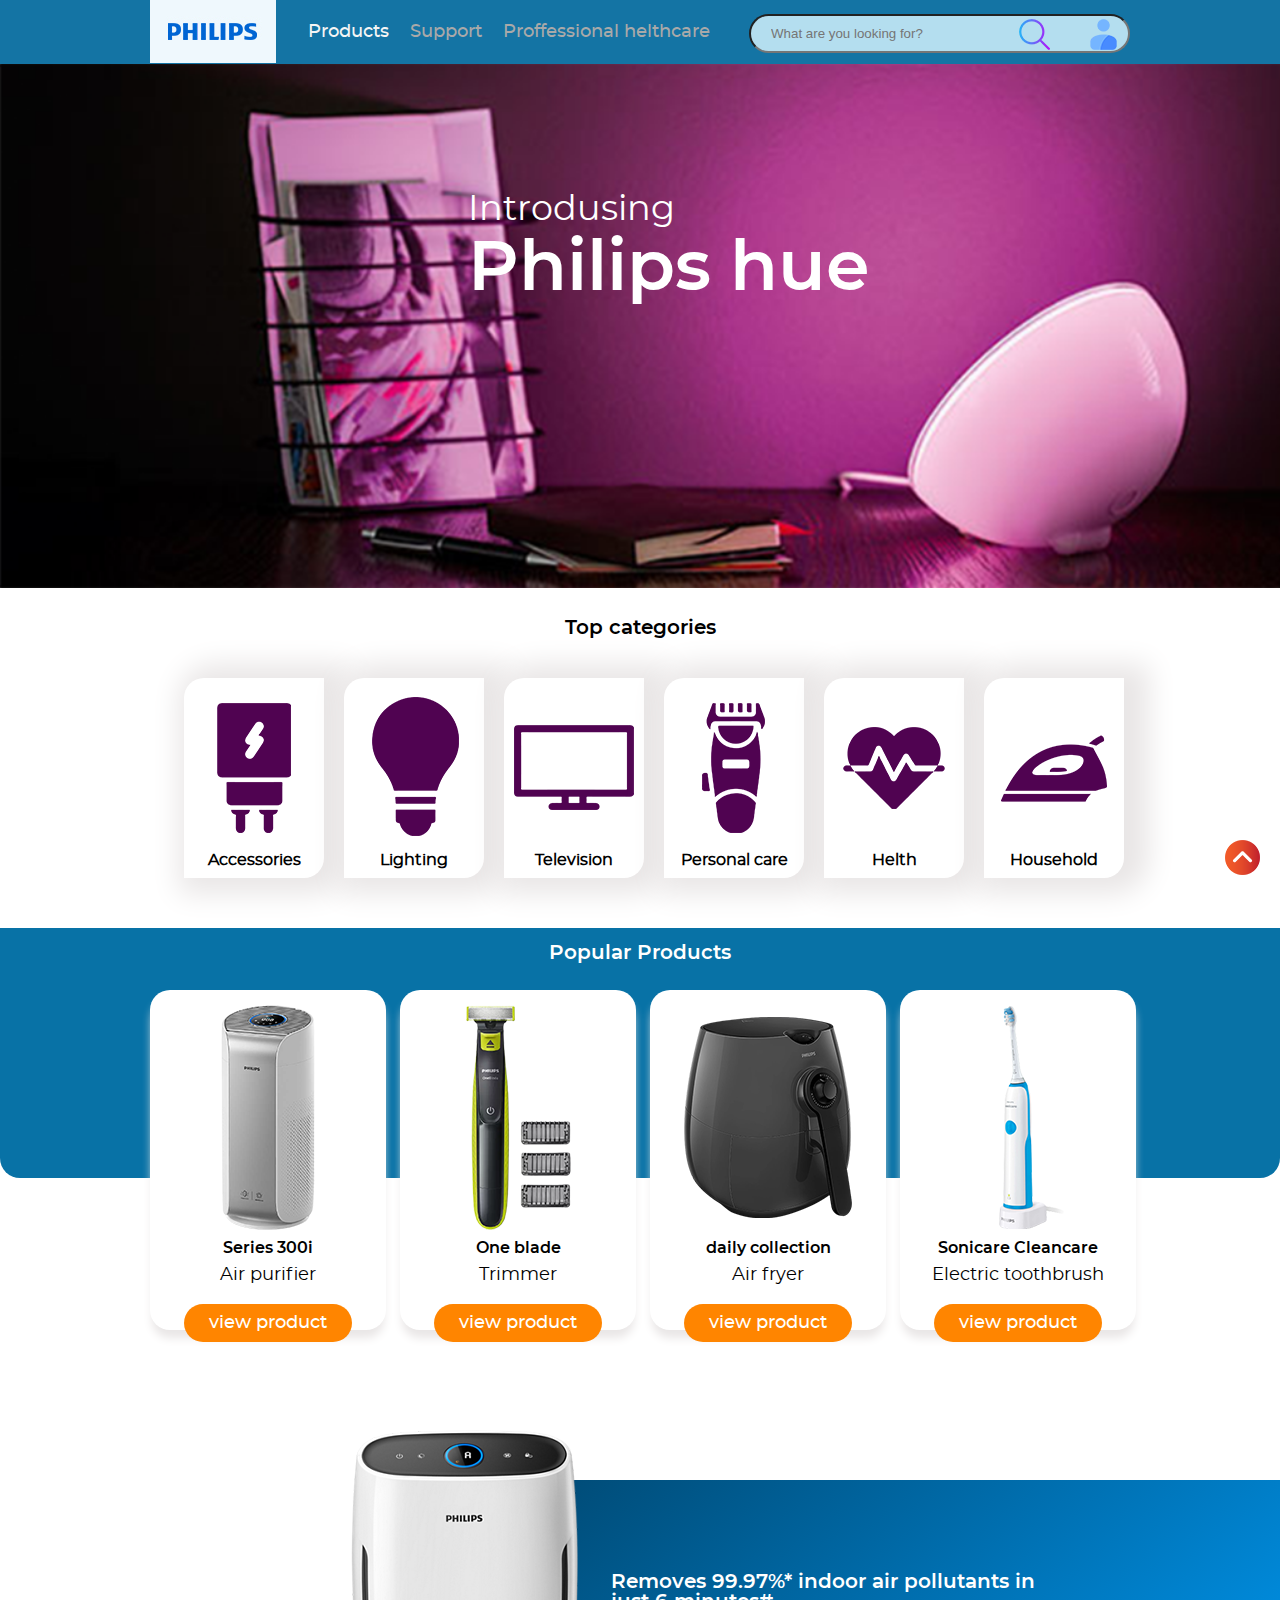
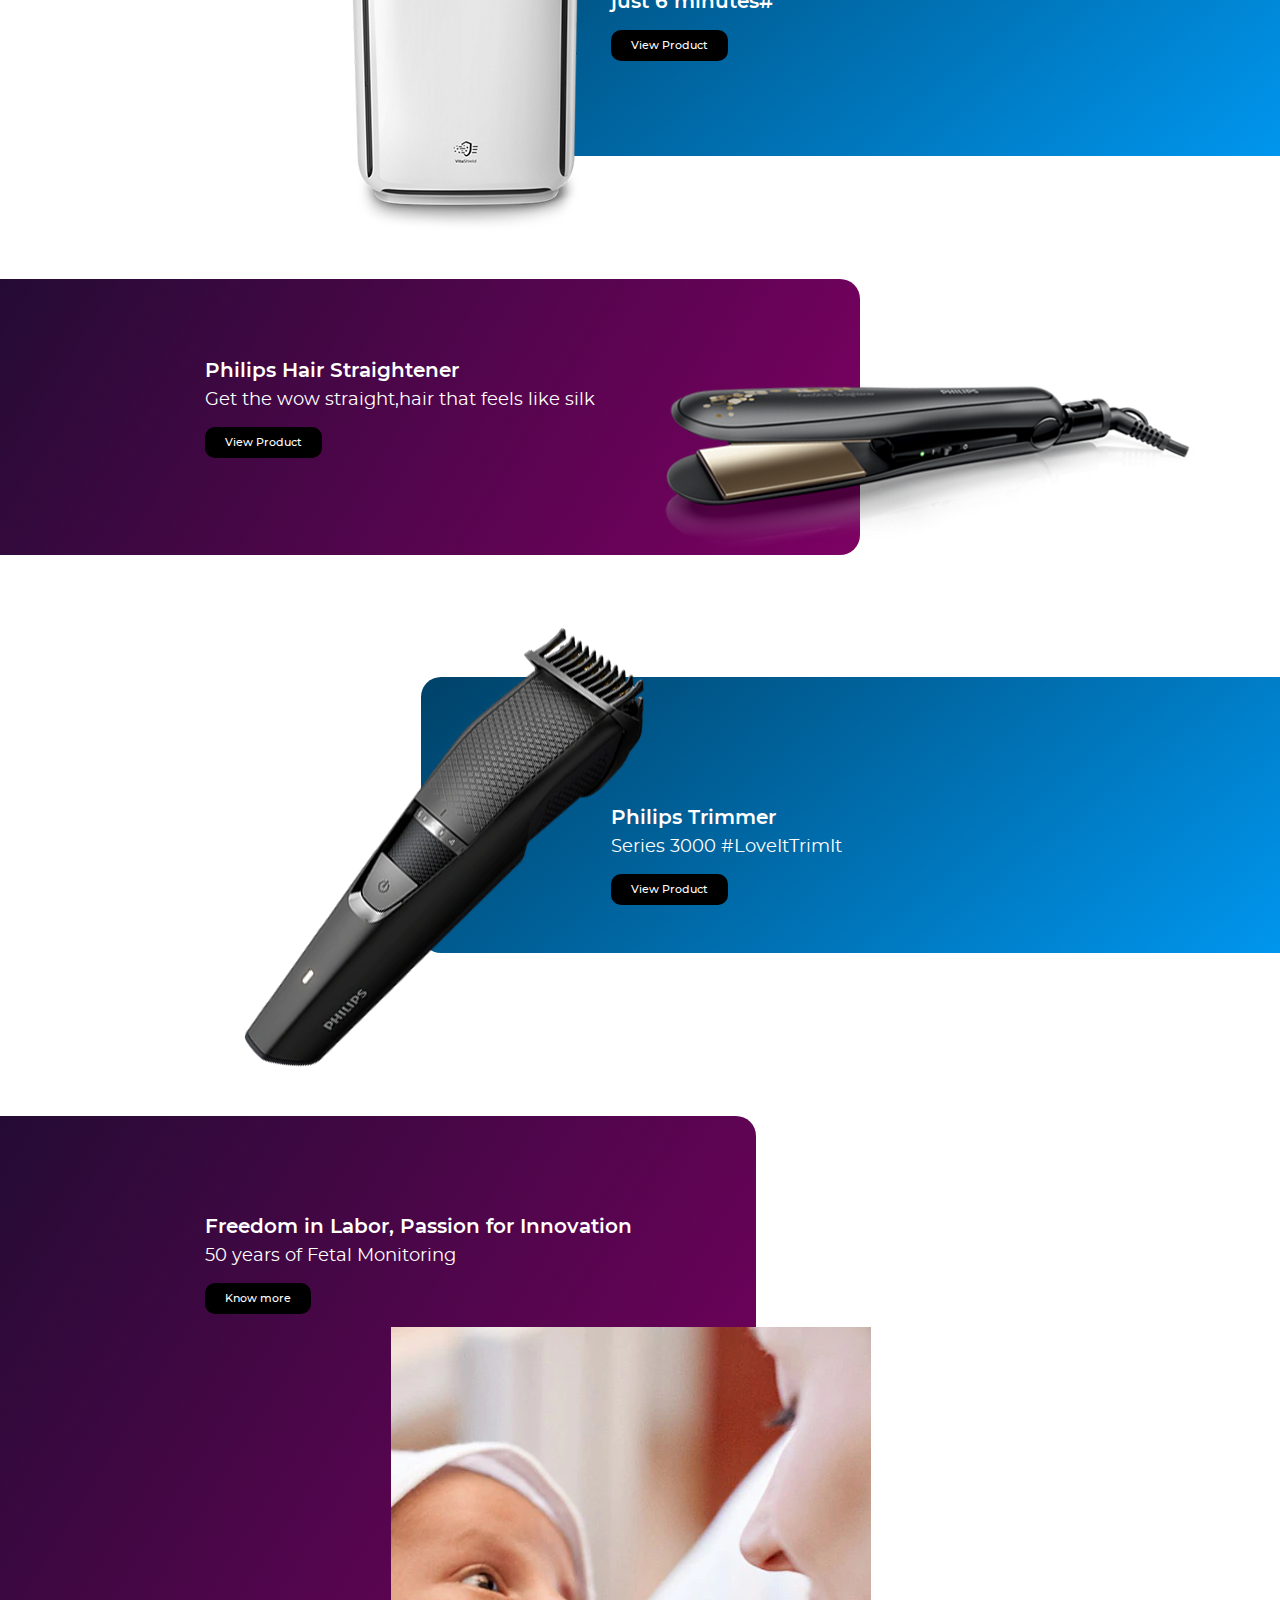
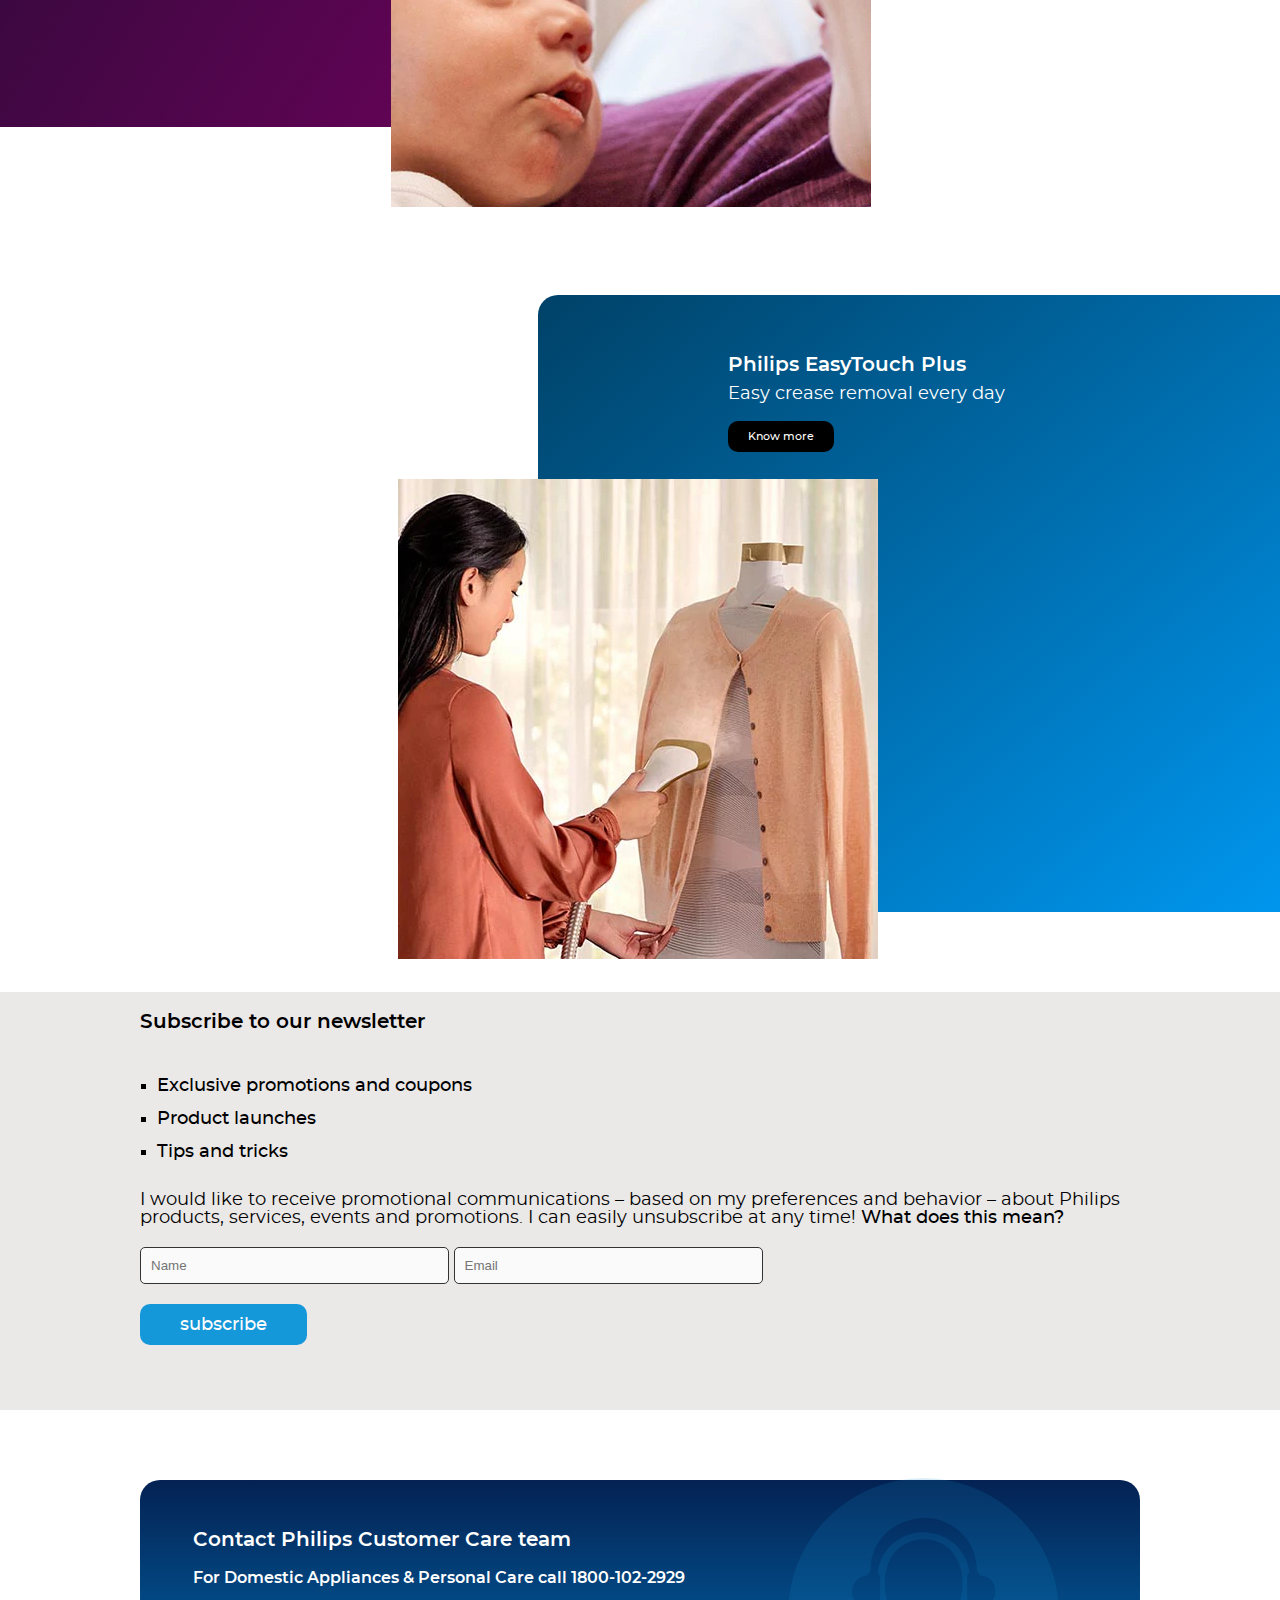
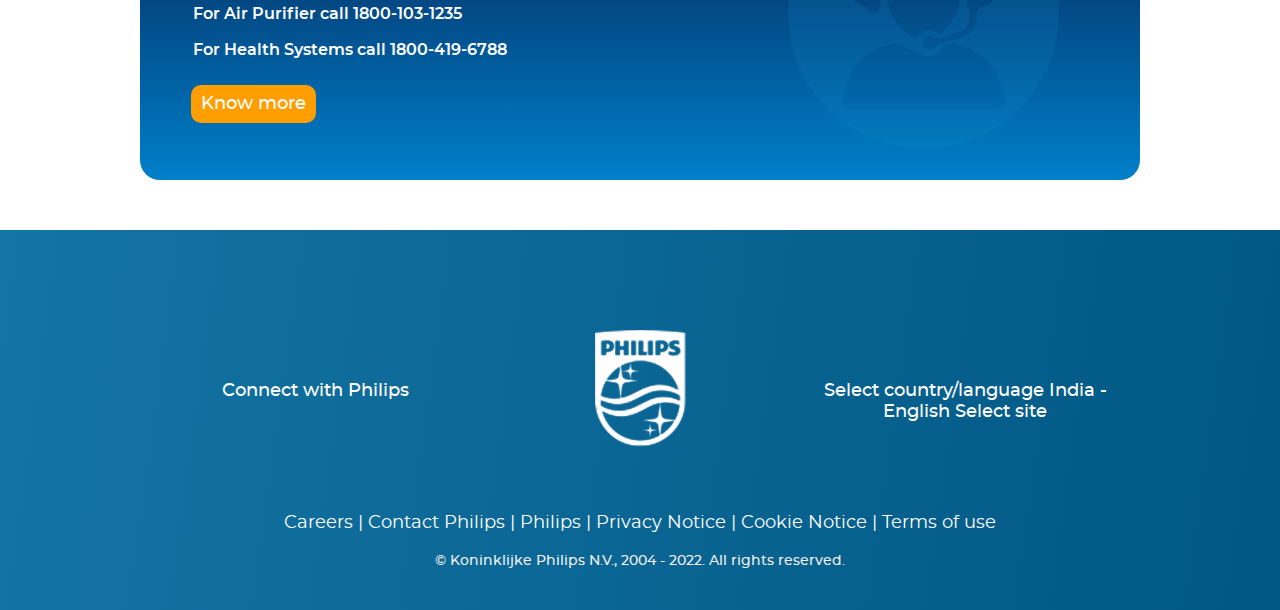
<file: index.html>
<!doctype html>
<html>
<head>
<meta charset="utf-8">
<title>index</title>
<link href="css/fluid_grid.css" rel="stylesheet" type="text/css">
<link href="css/fontawesome.css" rel="stylesheet" type="text/css">
<link href="css/stylesheet.css" rel="stylesheet" type="text/css">
</head>

<body>
	
<section class="wrapper topbar">
<div class="container_20">

<div class="grid_3"> 
<a href="index.html" class="logo"><img src="img/logo.jpg" alt="logo" /></a>
</div>

<div class="grid_08"> 
<div class="rgt">
<ul class="social">
<li id="gtp"><a href="index.html" class="active">Products</a>
	<ul class="indexnav">
	<li><a href="accessories.html">Accessories</a></li>
	<li><a href="philipshue.html">Lighting</a></li>
	<li><a href="philipstv.html">Television</a></li>
	<li><a href="oneblade.html">Personal care</a></li>
	<li><a href="healthcare.html">Helth</a></li>
	<li><a href="airfry.html">Household</a></li></ul></li>
<li><a href="support.html">Support</a></li>
<li><a href="healthcare.html">Proffessional helthcare</a></li>
</ul></div></div>
	
<div class="grid_09"><div class="searchb">
<form><input type="text" placeholder="What are you looking for?" size="30px">
 <div class="imgnt"><img src="img/burg copy33.png" alt=""/></div><div class="brgr"><a href="#"><img src="img/burg copy55.png" alt=""/></a></div>
	</form></div></div></div>
	
</section>
	
	
	<section class="wrapper indexbanner"><div class="container_20"><div class="bantxt"><span> Introdusing</span><h1>Philips hue</h1><br></div></div></section>
	
	
	<section class="wrapper cate">
		<div class="container_20 catetxt"><h3>Top categories</h3>
		</div>
		
		<div class="container_20 catepic"><ul class="boxcate"> 
		<li><a href="accessories.html"><img src="img/charger1.png" alt=""/></a>
		  <h5>Accessories</h5></li>
			
<li><a href="philipshue.html"><img src="img/indexbb1.png" alt=""/></a>
  <h5>Lighting</h5></li> 
			
			<li><a href="philipstv.html"><img src="img/indextv1.png" alt=""/></a>
    <h5>Television</h5></li> 
			
			<li><a href="trimmer.html"><img src="img/indexcl.png" alt=""/></a>
      <h5>Personal care</h5></li> 
			
			<li><a href="healthcare.html"><img src="img/indexheart.png" alt=""/></a><h5>Helth</h5></li> 
			
			
			<li><a href="iron.html"><img src="img/indexin1.png" alt=""/></a><h5>Household</h5></li> </ul> </div></section>
	
	
	
	
	<section class="wrapper prd"><div class="container_20"><div class="prdtxt"><h3>Popular Products</h3></div></div></section>
	
	<section class="wrapper prdimg">
	<div class="container_20"><div class="grid_5"><div class="onebar"><img src="img/indexap.png" alt=""/>
	  <h4>Series 300i</h4><p>Air purifier</p><a href=
		  "airpurifirepremium.html">view product</a></div></div>
		
	<div class="grid_5"><div class="onebar"><img src="img/index4.png" alt=""/>
	  <h4>One blade</h4><p>Trimmer</p><a href=
		  "oneblade.html">view product</a></div></div>
		
	<div class="grid_5">
	  <div class="onebar"><img src="img/index af.png" alt=""/>
	  <h4>daily collection</h4><p>Air fryer</p><a href=
		  "airfry.html">view product</a></div></div>
		
		<div class="grid_5">
		  <div class="onebar"><img src="img/index eb.png" alt=""/>
	  <h4>Sonicare Cleancare</h4><p>Electric toothbrush</p><a href=
		  "etoothbrush.html">view product</a></div></div></div></section>
	
	
<section class="wrapper indexrhs">
	<div class="hueacc"><img src="img/afindex.png" alt=""/>
		<div class="bluepatch">
<h3>Removes 99.97%* 
indoor air pollutants 
in just 6 minutes#</h3><p>

   
  </p>
		<a href="airpurifier.html">
View Product </a></div></div>
    </section>
	
	<section class="wrapper indexlhs">
	<div class="hueacc1"><img src="img/hsindex.png" alt=""/>
		<div class="bluepatch1">
<h3>Philips Hair Straightener
</h3><p>

Get the wow straight,hair that feels like silk


  </p><a href="hairstraight.html">
			View Product </a></div></div></section>
	
	
	
	<section class="wrapper indexrhs1">
	<div class="hueacc"><img src="img/indextrim.png" alt=""/>
		<div class="bluepatch">
<h3>Philips Trimmer
</h3><p>Series 3000
#LoveItTrimIt

   
  </p>
		<a href="trimmer.html">
View Product </a></div></div>
    </section>
	
	
	
<section class="wrapper indexfree">
	<div class="hueacc1"><img src="img/indexbaby.png" alt=""/>
		<div class="bluepatch1">
<h3>Freedom in Labor, Passion for
Innovation    
 

</h3><p>


50 years of Fetal Monitoring

  </p><a href="#">
			Know more </a></div></div></section>
	
<section class="wrapper indexfree1">
	<div class="hueacc"><img src="img/indexiron.png" alt=""/>
		<div class="bluepatch">
<h3>Philips EasyTouch Plus


</h3><p>Easy crease removal every day

   
  </p>
		<a href="iron.html">
Know more </a></div></div>
    </section>
	
	
	<section class="wrapper contct">
	<div class="container_20">
	  <h3>Subscribe  to our newsletter</h3>
	  <ul class="prmtn">
<li><a>Exclusive promotions and coupons
	</a></li>
<li><a>Product launches</a></li>
<li><a>Tips and tricks</a></li>
</ul>
		<p>I would like to receive promotional communications – based on my preferences and behavior – about Philips products, services, events and promotions. I can easily unsubscribe at any time!   <a href="#">What does this mean?</a></p>
		<form><input type="text" placeholder="Name">
		<input type="email" placeholder="Email"></form>
		
	<div class="btn"><a href="#"> subscribe</a>
	</div>
		
		</div></section>
	
	
	
	
	<section class="wrapper ccare"><div class="container_20"><div class="bgcc"><ul class="cstm"><li><h3>Contact Philips Customer Care team</h3></li> <li><h4>For Domestic Appliances & Personal Care 
call 1800-102-2929</h4></li>
		<li><h4>For Air Purifier call 1800-103-1235</h4></li><li><h4>For Health Systems call 1800-419-6788</h4></li></ul><a href="support.html">
Know more </a><img src="img/cc1.png" alt=""/></div></div></section>
	
	
	<section class="wrapper footer">
<div class="container_20 foot1">
		<div class="grid_7"><div class="footertxt">
			<a>Connect with Philips
    </a></div></div>
	
	
		
  <div class="grid_6"><div class="footerimg">
	<img src="img/Untitled-1.png" alt=""/></div></div>
		
	<div class="grid_7"><div class="footertxt1">
			<a>Select country/language India - English 
Select site 
    </a></div></div></div>
	
	<div class="container_20 foot2">
		<div class="grid_20">
		
<div class="footertext2"><span>Careers |  Contact Philips | Philips | Privacy Notice | Cookie Notice | Terms of use</span><br><div class="cr">
			<a>© Koninklijke Philips N.V., 2004 - 2022. All rights reserved.</a></div></div></div></div></section>
	
	<div class="gtpbtn"><a href="#gtp"><img src="img/burg copy6565.png" alt=""/></a></div>

</body>
</html>
</file>
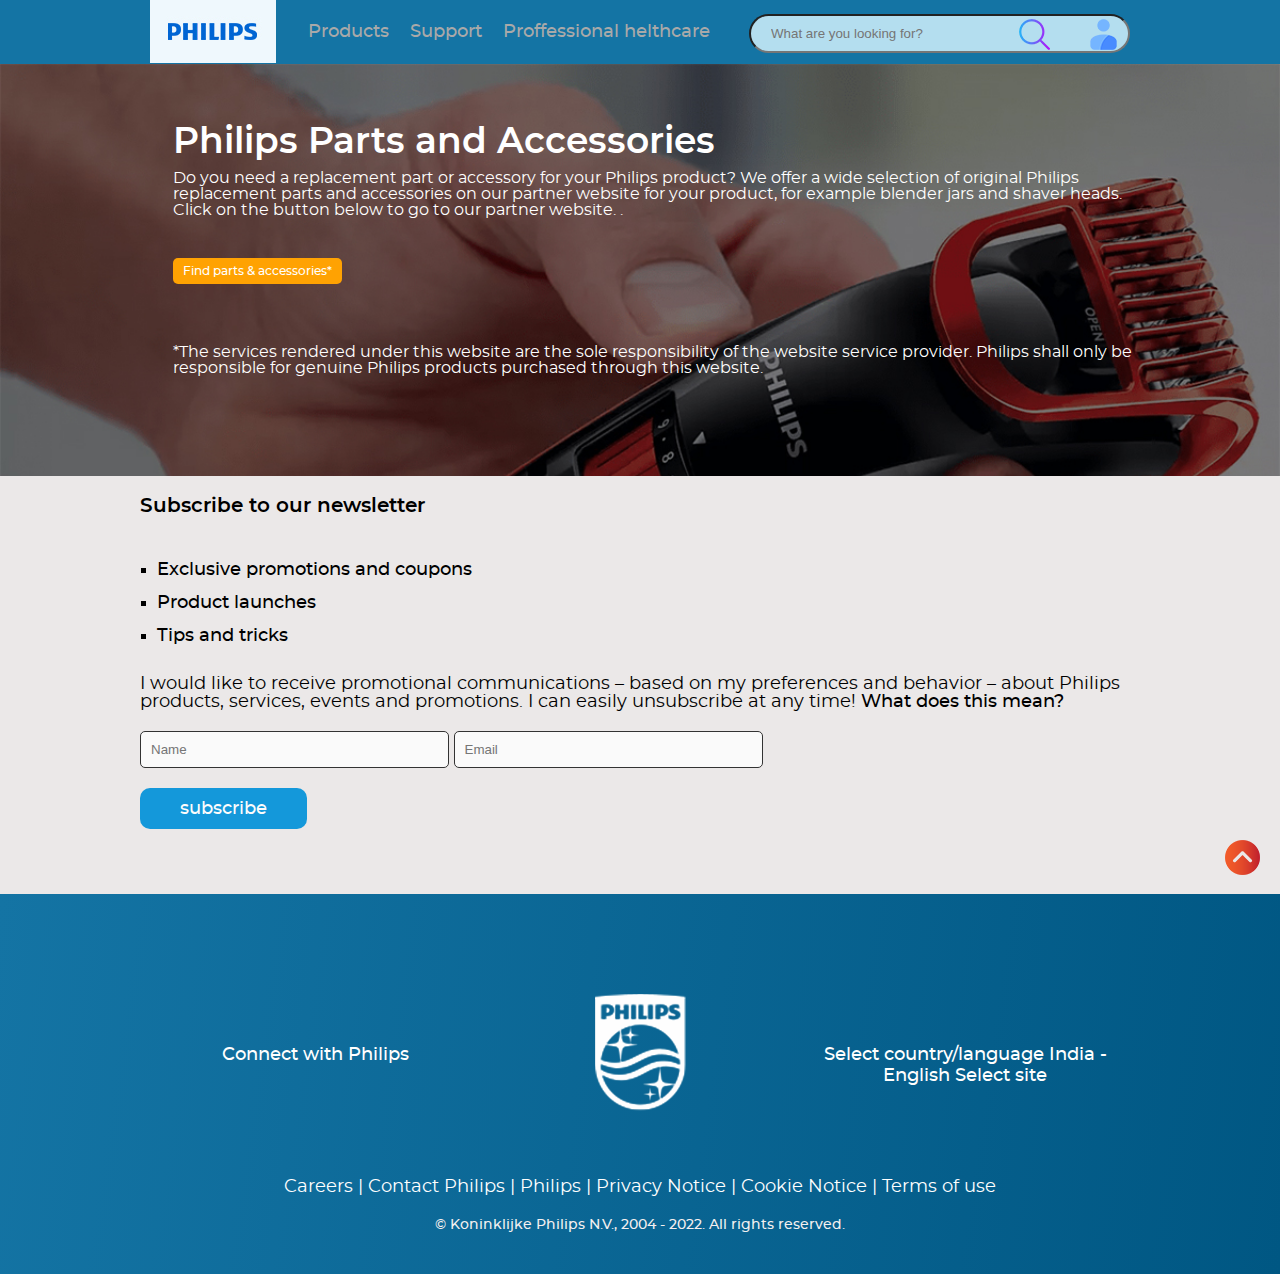
<file: accessories.html>
<!doctype html>
<html>
<head>
<meta charset="utf-8">
<title>accessorise and parts</title>
<link href="css/fontawesome.css" rel="stylesheet" type="text/css">
<link href="css/stylesheet.css" rel="stylesheet" type="text/css">
<link href="css/fluid_grid.css" rel="stylesheet" type="text/css">
</head>

<body><section class="wrapper topbar">
<div class="container_20">

<div class="grid_3"> 
<a href="#" class="logo"><img src="img/logo.jpg" alt="logo" /></a>
</div>

<div class="grid_08"> 

<div class="rgt">

<ul class="social">
<li id="gtp"><a href="index.html">Products</a>
	<ul class="indexnav">
	<li><a href="accessories.html">Accessories</a></li>
	<li><a href="philipshue.html">Lighting</a></li>
	<li><a href="philipstv.html">Television</a></li>
	<li><a href="oneblade.html">Personal care</a></li>
	<li><a href="healthcare.html">Helth</a></li>
	<li><a href="airfry.html">Household</a></li></ul></li>
<li><a href="support.html">Support</a></li>
<li><a href="healthcare.html">Proffessional helthcare</a></li>
</ul></div></div>
	
<div class="grid_09"><div class="searchb">
<form><input type="text" placeholder="What are you looking for?" size="30px">
 <div class="imgnt"><img src="img/burg copy33.png" alt=""/></div><div class="brgr"><a href="#"><img src="img/burg copy55.png" alt=""/></a></div>
	</form></div></div></div>
</section>
	
	
<section class="wrapper banner">
	<div class="container_20">
	<div class="bantext">
<h1>Philips Parts and Accessories  </h1>
<p>
Do you need a replacement part or accessory for your Philips product? We offer a wide selection of original Philips replacement parts and accessories on our partner website for your product, for example blender jars and shaver heads. Click on the button below to go to our partner website.
.</p>
		<a href="#">
Find parts & accessories* </a><br/>
		<span>
*The services rendered under this website are the sole responsibility of the website service provider. Philips shall only be responsible for genuine Philips products purchased through this website.
</span></div></div></section>
	
	
	<section class="wrapper contct">
	<div class="container_20">
	  <h3>Subscribe  to our newsletter</h3>
	  <ul class="prmtn">
<li><a>Exclusive promotions and coupons
	</a></li>
<li><a>Product launches</a></li>
<li><a>Tips and tricks</a></li>
</ul>
		<p>I would like to receive promotional communications – based on my preferences and behavior – about Philips products, services, events and promotions. I can easily unsubscribe at any time!   <a href="#">What does this mean?</a></p>
		<form><input type="text" placeholder="Name">
		<input type="email" placeholder="Email"></form>
		
	<div class="btn"><a href="#"> subscribe</a>
	</div>
		
		</div></section>
	<section class="wrapper footer">
<div class="container_20 foot1">
		<div class="grid_7"><div class="footertxt">
			<a>Connect with Philips
    </a></div></div>
	
	
		
  <div class="grid_6"><div class="footerimg">
	<img src="img/Untitled-1.png" alt=""/></div></div>
		
	<div class="grid_7"><div class="footertxt1">
			<a>Select country/language India - English 
Select site 
    </a></div></div></div>
	
	<div class="container_20 foot2">
		<div class="grid_20">
		
<div class="footertext2"><span>Careers |  Contact Philips | Philips | Privacy Notice | Cookie Notice | Terms of use</span><br><div class="cr">
			<a>© Koninklijke Philips N.V., 2004 - 2022. All rights reserved.</a></div></div></div></div>
	
		
	</section>
	<div class="gtpbtn"><a href="#gtp"><img src="img/burg copy6565.png" alt=""/></a></div>
</body>
</html>
</file>
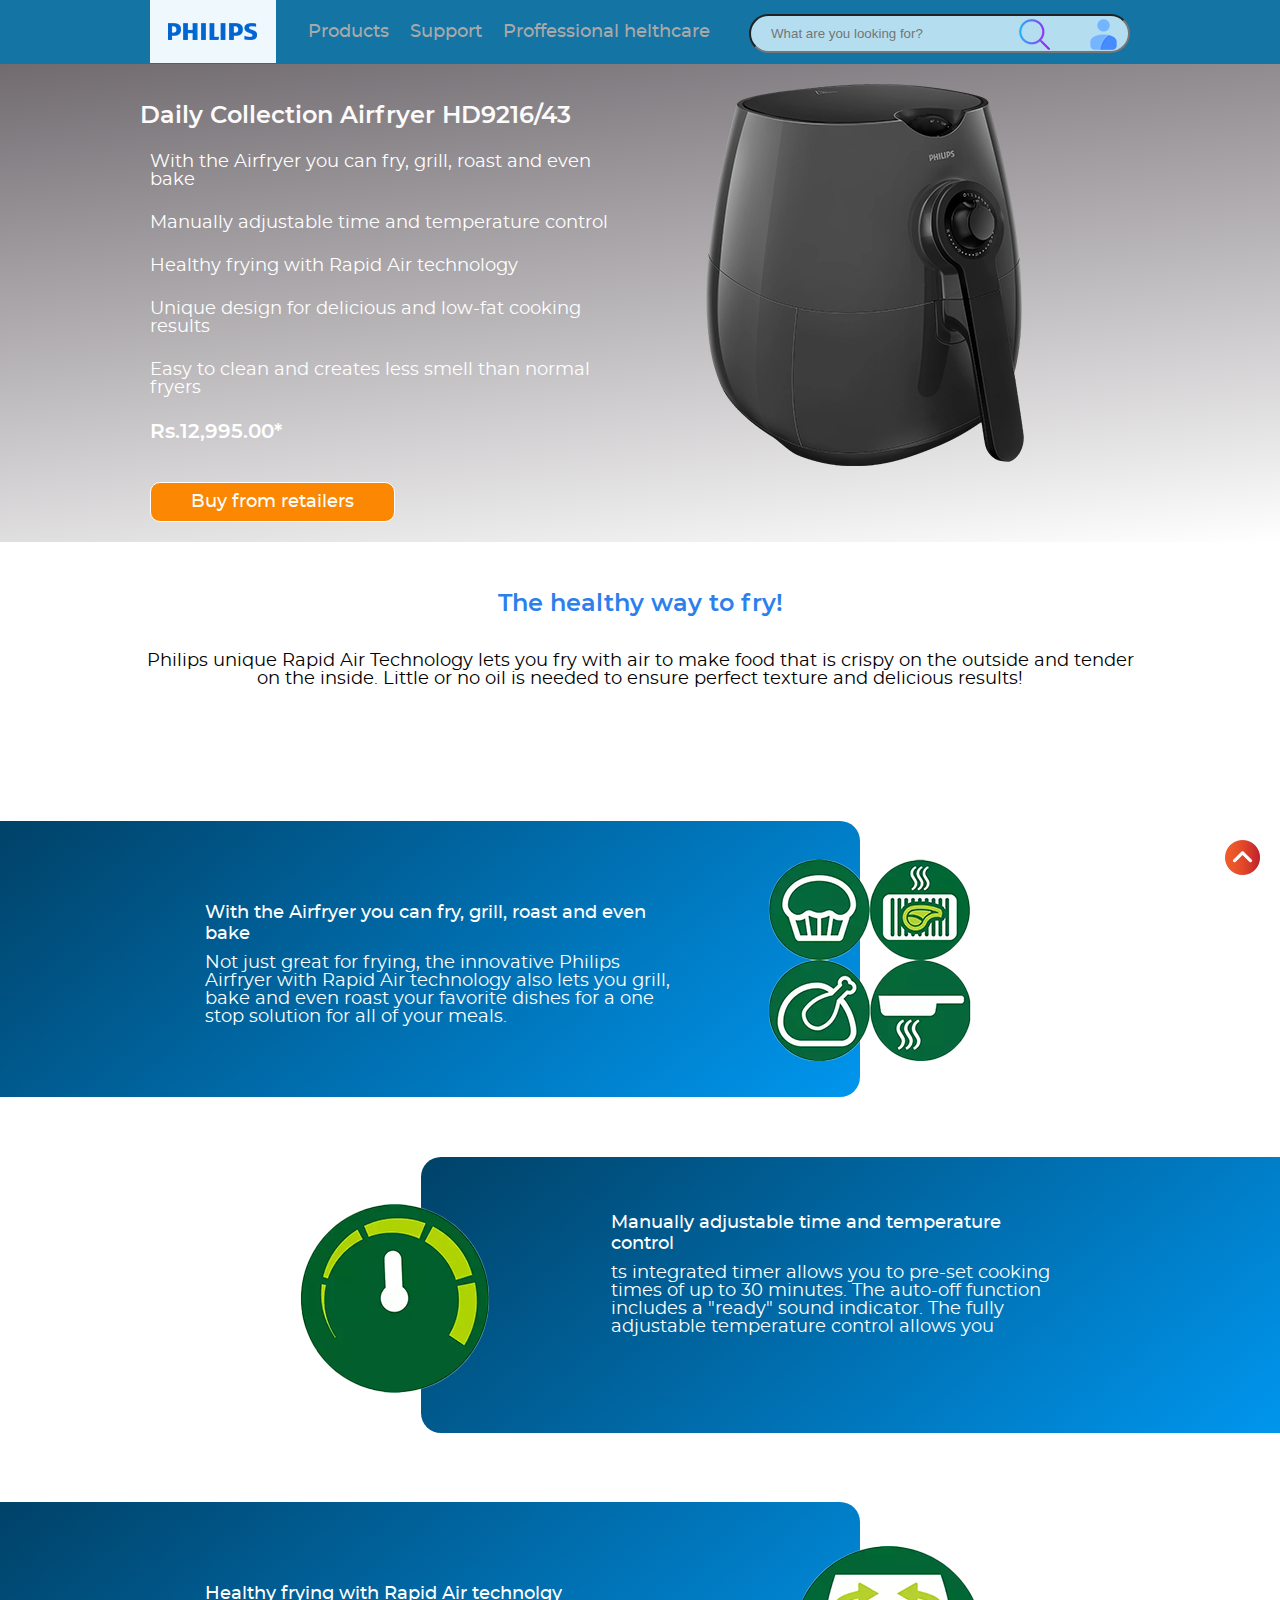
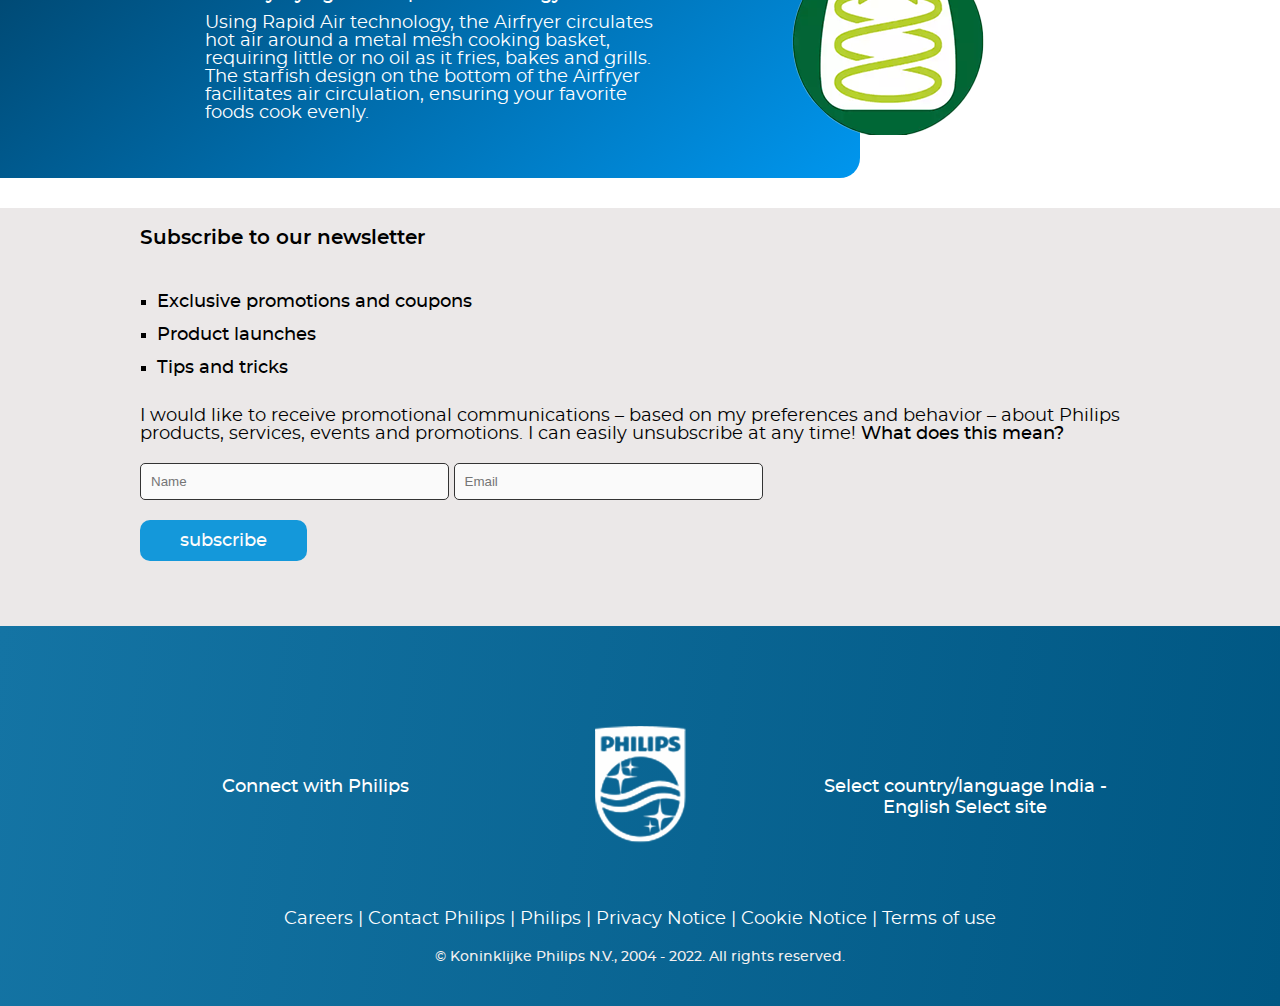
<file: airfry.html>
<!doctype html>
<html>
<head>
<meta charset="utf-8">
<title>philips airfry</title>
<link href="css/fluid_grid.css" rel="stylesheet" type="text/css">
<link href="css/fontawesome.css" rel="stylesheet" type="text/css">
<link href="css/stylesheet.css" rel="stylesheet" type="text/css">
</head>

<body>
	<section class="wrapper topbar">
<div class="container_20">

<div class="grid_3"> 
<a href="#" class="logo"><img src="img/logo.jpg" alt="logo" /></a>
</div>

<div class="grid_08"> 

<div class="rgt">

<ul class="social">
<li id="gtp"><a href="index.html">Products</a>
	<ul class="indexnav">
	<li><a href="accessories.html">Accessories</a></li>
	<li><a href="philipshue.html">Lighting</a></li>
	<li><a href="philipstv.html">Television</a></li>
	<li><a href="oneblade.html">Personal care</a></li>
	<li><a href="healthcare.html">Helth</a></li>
	<li><a href="airfry.html">Household</a></li></ul></li>
<li><a href="support.html">Support</a></li>
<li><a href="healthcare.html">Proffessional helthcare</a></li>
</ul></div></div>
	
<div class="grid_09"><div class="searchb">
<form><input type="text" placeholder="What are you looking for?" size="30px">
 <div class="imgnt"><img src="img/burg copy33.png" alt=""/></div><div class="brgr"><a href="#"><img src="img/burg copy55.png" alt=""/></a></div>
	</form></div></div></div>
</section>
	
<section class="wrapper banneraf">
<div class="container_20 ap1">
<div class="bantextair">
<h1>



Daily Collection 
Airfryer HD9216/43


 </h1>
</div> </div>
	
	<div class="container_20 ap2">
	<div class="grid_10"><ul class="bantextair2">
		<li>
With the Airfryer you can fry, grill, roast and even bake
</li>
		<li>Manually adjustable time and temperature control</li>
		<li>
Healthy frying with Rapid Air technology
</li>
		<li>Unique design for delicious and low-fat cooking results</li>
		<li> Easy to clean and creates less smell than normal fryers</li>
		<li><h3>Rs.12,995.00*</h3></li></ul>
		<a href="#">Buy from retailers</a>
	</div>
	  
	<div class="grid_10"><img src="img/airfry.png" alt=""/></div></div></section>
	
	
	<section class="wrapper aftxt">
	<div class="container_20"><div class="smartlight"><h3>The healthy way to fry!</h3><p>Philips unique Rapid Air Technology lets you fry with air to make food that is crispy on the outside 
and tender on the inside.  Little or no oil is needed to ensure perfect texture and delicious results!  </p></div></div></section>
	
	
<section class="wrapper roast">
	<div class="hueacc1"><img src="img/airfry1.png" alt=""/>
		<div class="bluepatch1">
<a>With the Airfryer you can fry, grill, roast and even bake

</a><p>

Not just great for frying, the innovative Philips Airfryer with Rapid Air technology also lets you grill, bake and even roast your favorite dishes for a one stop solution for all of your meals. 

  </p></div></div>
    </section>
	
	
	
<section class="wrapper tmp">
	<div class="hueacc"><img src="img/airfry2.png" alt=""/>
		<div class="bluepatch">
<a>Manually adjustable time and temperature control</a><p>

ts integrated timer allows you to pre-set cooking times of up to 30 minutes. The auto-off function includes a "ready" sound indicator. The fully adjustable temperature control allows you    
  </p></div></div>
    </section>
	
<section class="wrapper rap">
	<div class="hueacc1"><img src="img/airfry3.png" alt=""/>
		<div class="bluepatch1">
<a>Healthy frying with Rapid Air technolgy


</a><p>

Using Rapid Air technology, the Airfryer circulates hot air around a metal mesh cooking basket, requiring little or no oil as it fries, bakes and grills. The starfish design on the bottom of the Airfryer facilitates air circulation, ensuring your favorite foods cook evenly.  

  </p></div></div>
    </section>	
	
	
	<section class="wrapper contct">
	<div class="container_20">
	  <h3>Subscribe  to our newsletter</h3>
	  <ul class="prmtn">
<li><a>Exclusive promotions and coupons
	</a></li>
<li><a>Product launches</a></li>
<li><a>Tips and tricks</a></li>
</ul>
		<p>I would like to receive promotional communications – based on my preferences and behavior – about Philips products, services, events and promotions. I can easily unsubscribe at any time!   <a href="#">What does this mean?</a></p>
		<form><input type="text" placeholder="Name">
		<input type="email" placeholder="Email"></form>
		
	<div class="btn"><a href="#"> subscribe</a>
	</div>
		
		</div></section>
	<section class="wrapper footer">
<div class="container_20 foot1">
		<div class="grid_7"><div class="footertxt">
			<a>Connect with Philips
    </a></div></div>
	
	
		
  <div class="grid_6"><div class="footerimg">
	<img src="img/Untitled-1.png" alt=""/></div></div>
		
	<div class="grid_7"><div class="footertxt1">
			<a>Select country/language India - English 
Select site 
    </a></div></div></div>
	
	<div class="container_20 foot2">
		<div class="grid_20">
		
<div class="footertext2"><span>Careers |  Contact Philips | Philips | Privacy Notice | Cookie Notice | Terms of use</span><br><div class="cr">
			<a>© Koninklijke Philips N.V., 2004 - 2022. All rights reserved.</a></div></div></div></div></section>
	<div class="gtpbtn"><a href="#gtp"><img src="img/burg copy6565.png" alt=""/></a></div>
</body>
</html>
</file>
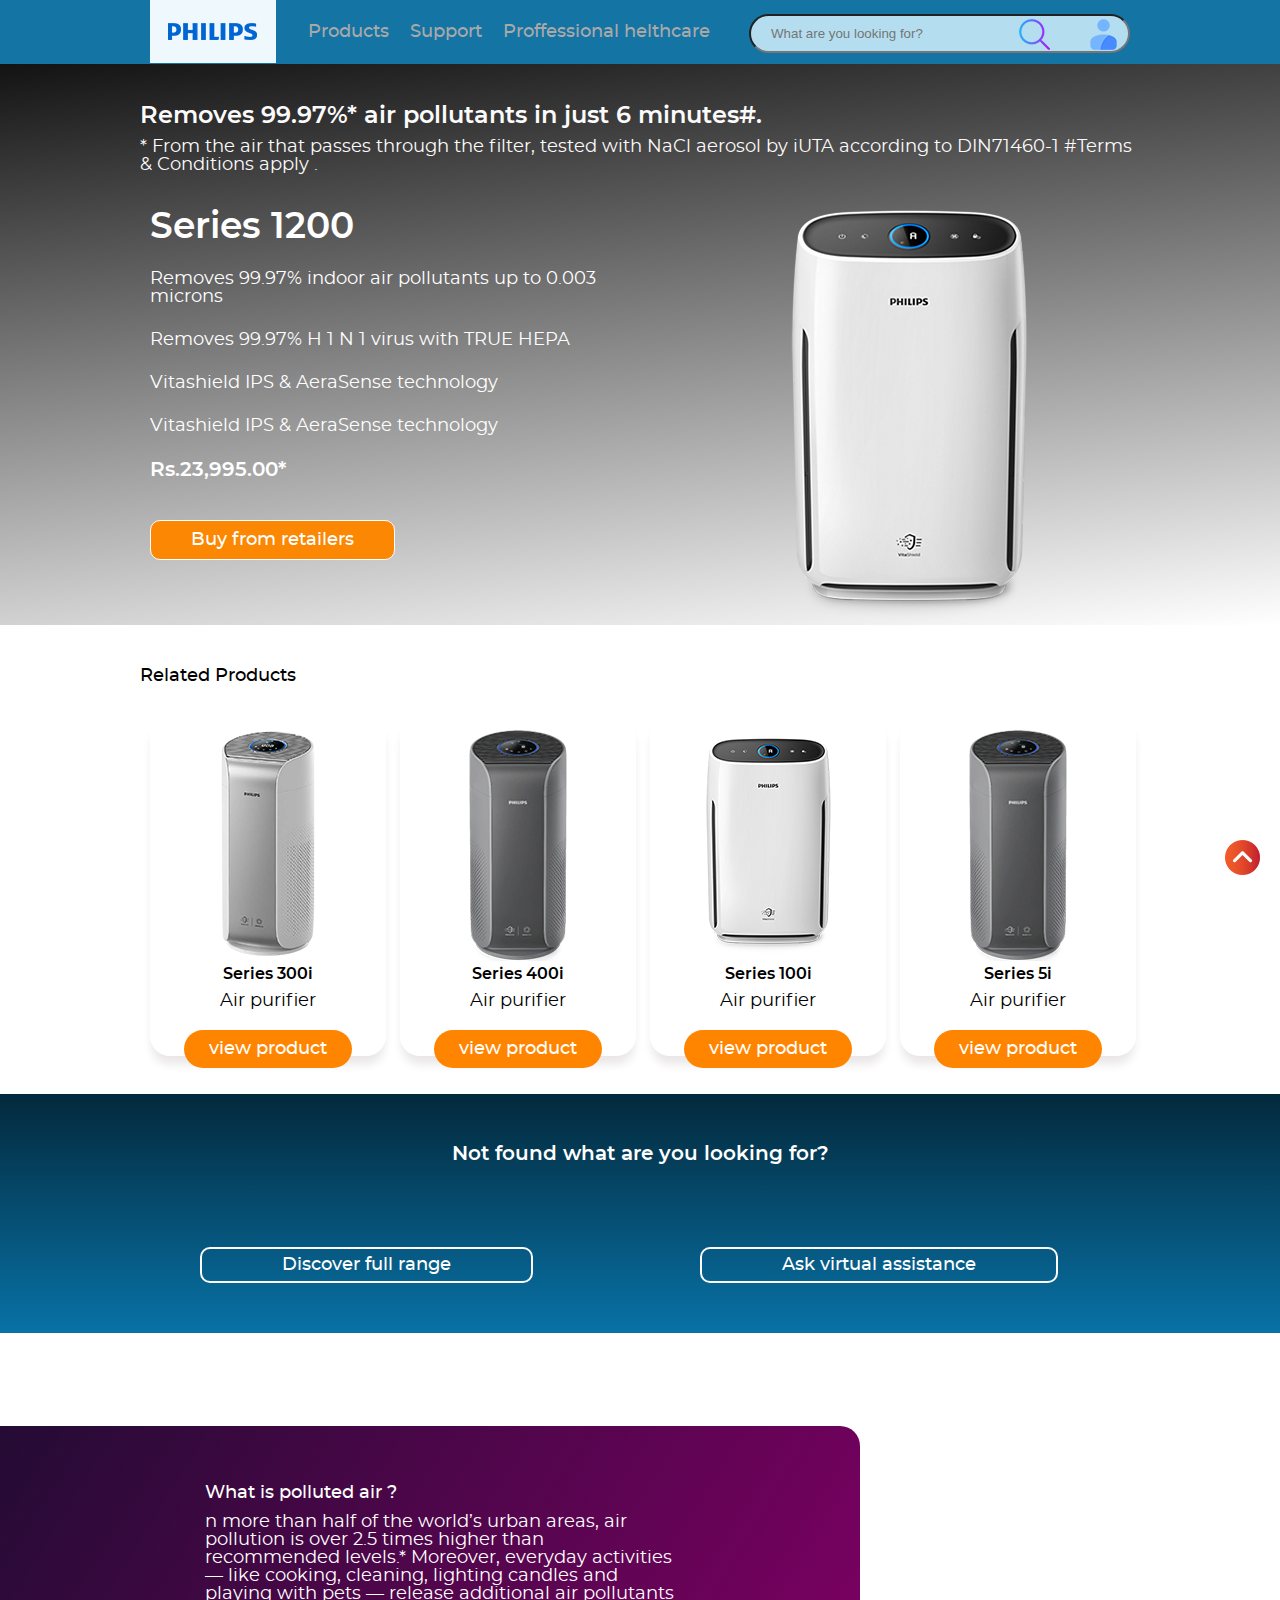
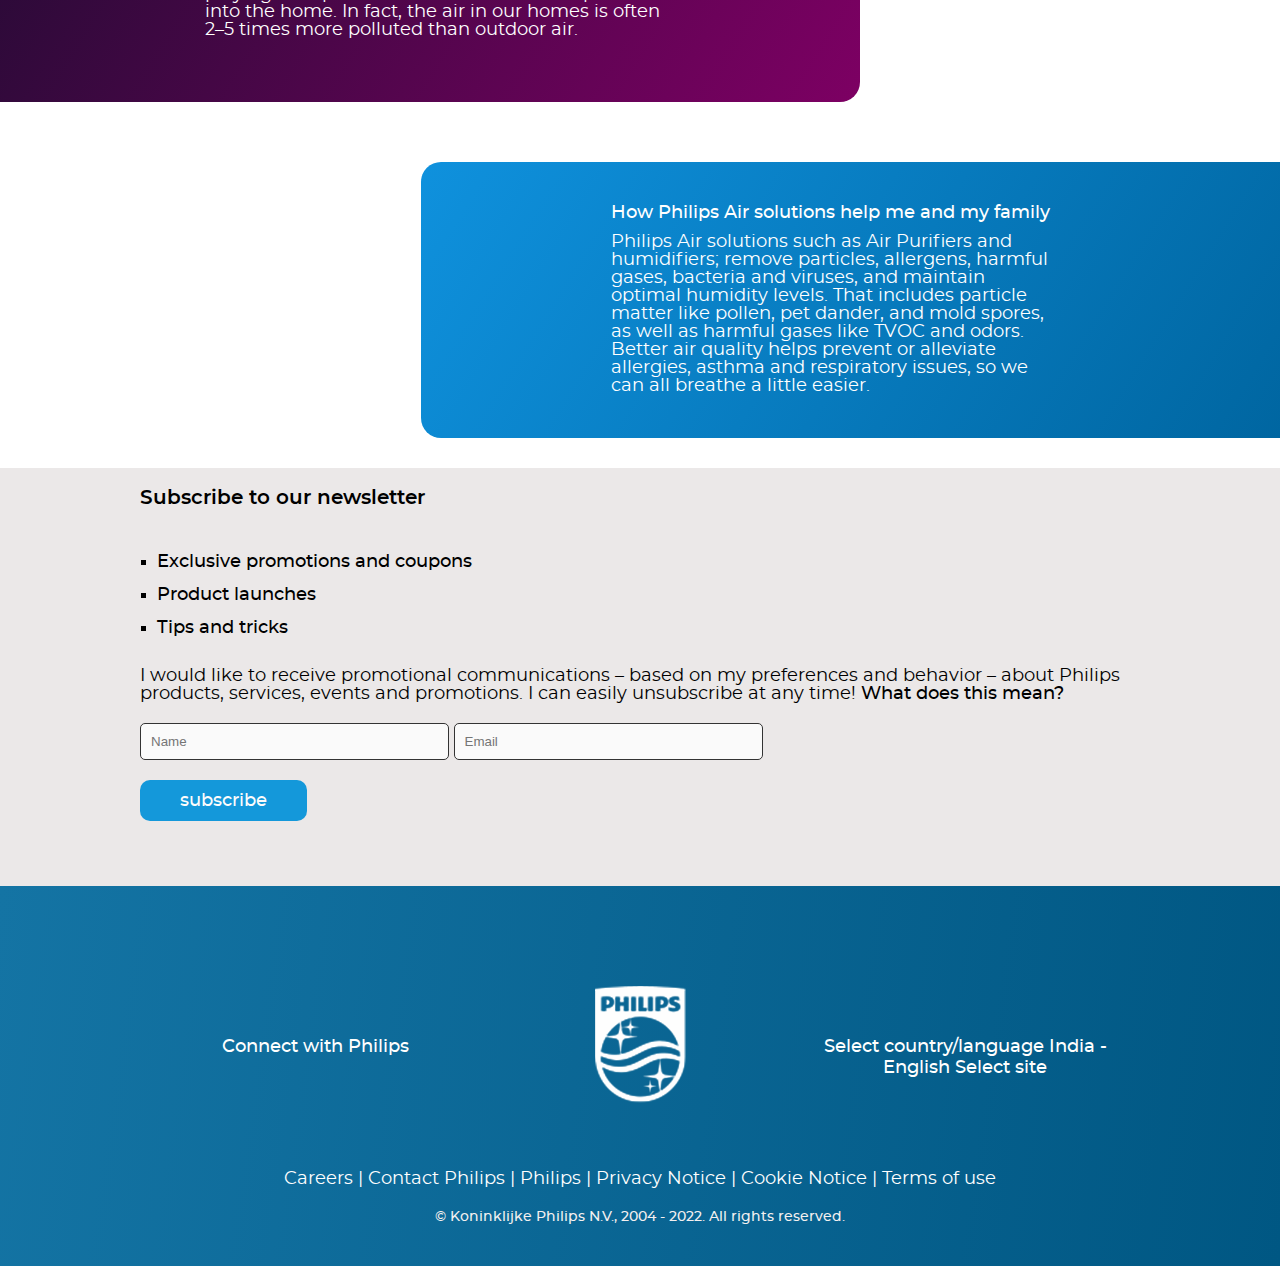
<file: airpurifier.html>
<!doctype html>
<html>
<head>
<meta charset="utf-8">
<title>philipsair</title>
<link href="css/fluid_grid.css" rel="stylesheet" type="text/css">
<link href="css/fontawesome.css" rel="stylesheet" type="text/css">
<link href="css/stylesheet.css" rel="stylesheet" type="text/css">
</head>

<body><section class="wrapper topbar">
<div class="container_20">

<div class="grid_3"> 
<a href="#" class="logo"><img src="img/logo.jpg" alt="logo" /></a>
</div>

<div class="grid_08"> 

<div class="rgt">

<ul class="social">
<li id="gtp"><a href="index.html">Products</a>
	<ul class="indexnav">
	<li><a href="accessories.html">Accessories</a></li>
	<li><a href="philipshue.html">Lighting</a></li>
	<li><a href="philipstv.html">Television</a></li>
	<li><a href="oneblade.html">Personal care</a></li>
	<li><a href="healthcare.html">Helth</a></li>
	<li><a href="airfry.html">Household</a></li></ul></li>
<li><a href="support.html">Support</a></li>
<li><a href="healthcare.html">Proffessional helthcare</a></li>
</ul></div></div>
	
<div class="grid_09"><div class="searchb">
<form><input type="text" placeholder="What are you looking for?" size="30px">
 <div class="imgnt"><img src="img/burg copy33.png" alt=""/></div><div class="brgr"><a href="#"><img src="img/burg copy55.png" alt=""/></a></div>
	</form></div></div></div>
</section>
	
	
<section class="wrapper bannerairp">
	<div class="container_20 ap1">
	<div class="bantextair">
<h1>Removes 99.97%* air pollutants in just 6 minutes#. </h1>
<p>

* From the air that passes through the filter, tested with NaCl aerosol by iUTA according to DIN71460-1  #Terms & Conditions apply
.</p>
		</div> </div>
	
	<div class="container_20 ap2">
	<div class="grid_10"><ul class="bantextair2"><li><h1>Series 1200</h1></li>
		<li>Removes 99.97% indoor air pollutants up to 
0.003 microns</li>
		<li>Removes 99.97% H 1  N 1 virus with TRUE HEPA</li>
		<li>Vitashield IPS & AeraSense technology</li>
		<li>Vitashield IPS & AeraSense technology</li>
		<li><h3>Rs.23,995.00*</h3></li></ul>
		<a href="#">Buy from retailers</a>
	</div>
	  
	<div class="grid_10"><img src="img/ap.png" alt=""/></div></div></section>
	<section class="wrapper product">
	<div class="container_20 textproduct">
		<a>Related Products</a></div>
	</section>
		
		
	<section class="wrapper prdimg">
	<div class="container_20"><div class="grid_5"><div class="onebar"><img src="img/indexap.png" alt=""/>
	  <h4>Series 300i</h4><p>Air purifier</p><a href=
		  "airpurifirepremium.html">view product</a></div></div>
		
	<div class="grid_5">
	  <div class="onebar"><img src="img/indexap copy3232.png" alt=""/>
	  <h4>Series 400i</h4><p>Air purifier</p><a href=
		  "oneblade.html">view product</a></div></div>
		
	<div class="grid_5">
	  <div class="onebar"><img src="img/indexap copy4444.png" alt=""/>
	  <h4>Series 100i</h4><p>Air purifier</p><a href=
		  "airfry.html">view product</a></div></div>
		
		<div class="grid_5">
		  <div class="onebar"><img src="img/indexap copy3232.png" alt=""/>
	  <h4>Series 5i</h4><p>Air purifier</p><a href=
		  "etoothbrush.html">view product</a></div></div></div></section>
	
	
<section class="wrapper discover">	
	<div class="container_20 dsc"><div class="discovertxt">
		<h3>Not found what are you looking for?</h3></div></div>
	
	
	<div class="container_20 dbtn"><div class="grid_10"><a href="#">Discover full range</a>
	</div>
	
	
	<div class="grid_10"><a href="#">Ask virtual assistance</a>
		</div></div>
	
	
	
	
	</section>
	
	
	<section class="wrapper poll">
	<div class="hueacc1"><div class="vdo"><iframe width="350" height="218" src="https://www.youtube.com/embed/YZjJKAKyRjk" title="YouTube video player" frameborder="0" allow="accelerometer; autoplay; clipboard-write; encrypted-media; gyroscope; picture-in-picture" allowfullscreen></iframe></div>
		<div class="bluepatch1">
<a>What is polluted air ?</a><p>

n more than half of the world’s urban areas, air pollution is over 2.5 times higher than recommended levels.*  Moreover, everyday activities — like cooking, cleaning, lighting candles and playing with pets — release additional air pollutants into the home. In fact, the air in our homes is often 2–5 times more polluted than outdoor air.

	</p></div></div>
    </section>
	
	<section class="wrapper sol">
	<div class="hueacc"><div class="vdo2"><iframe width="350" height="218" src="https://www.youtube.com/embed/Nv1dnYAu2Ac" title="YouTube video player" frameborder="0" allow="accelerometer; autoplay; clipboard-write; encrypted-media; gyroscope; picture-in-picture" allowfullscreen></iframe></div>
		<div class="bluepatch">
<a>How Philips Air solutions help me and my family</a><p>

Philips Air solutions such as Air Purifiers and humidifiers; remove particles, allergens, harmful gases, bacteria and viruses, and maintain optimal humidity levels. That includes particle matter like pollen, pet dander, and mold spores, as well as harmful gases like TVOC and odors.
Better air quality helps prevent or alleviate allergies, asthma and respiratory issues, so we can all breathe a little easier.     
	</p></div></div>
    </section>
	
	
	
		<section class="wrapper contct">
	<div class="container_20">
	  <h3>Subscribe  to our newsletter</h3>
	  <ul class="prmtn">
<li><a>Exclusive promotions and coupons
	</a></li>
<li><a>Product launches</a></li>
<li><a>Tips and tricks</a></li>
</ul>
		<p>I would like to receive promotional communications – based on my preferences and behavior – about Philips products, services, events and promotions. I can easily unsubscribe at any time!   <a href="#">What does this mean?</a></p>
		<form><input type="text" placeholder="Name">
		<input type="email" placeholder="Email"></form>
		
	<div class="btn"><a href="#"> subscribe</a>
	</div>
		
		</div></section>
	<section class="wrapper footer">
<div class="container_20 foot1">
		<div class="grid_7"><div class="footertxt">
			<a>Connect with Philips
    </a></div></div>
	
	
		
  <div class="grid_6"><div class="footerimg">
	<img src="img/Untitled-1.png" alt=""/></div></div>
		
	<div class="grid_7"><div class="footertxt1">
			<a>Select country/language India - English 
Select site 
    </a></div></div></div>
	
	<div class="container_20 foot2">
		<div class="grid_20">
		
<div class="footertext2"><span>Careers |  Contact Philips | Philips | Privacy Notice | Cookie Notice | Terms of use</span><br><div class="cr">
			<a>© Koninklijke Philips N.V., 2004 - 2022. All rights reserved.</a></div></div></div></div>
	
		
	</section>
	
	
	
	<div class="gtpbtn"><a href="#gtp"><img src="img/burg copy6565.png" alt=""/></a></div>
		
</body>
</html>
</file>
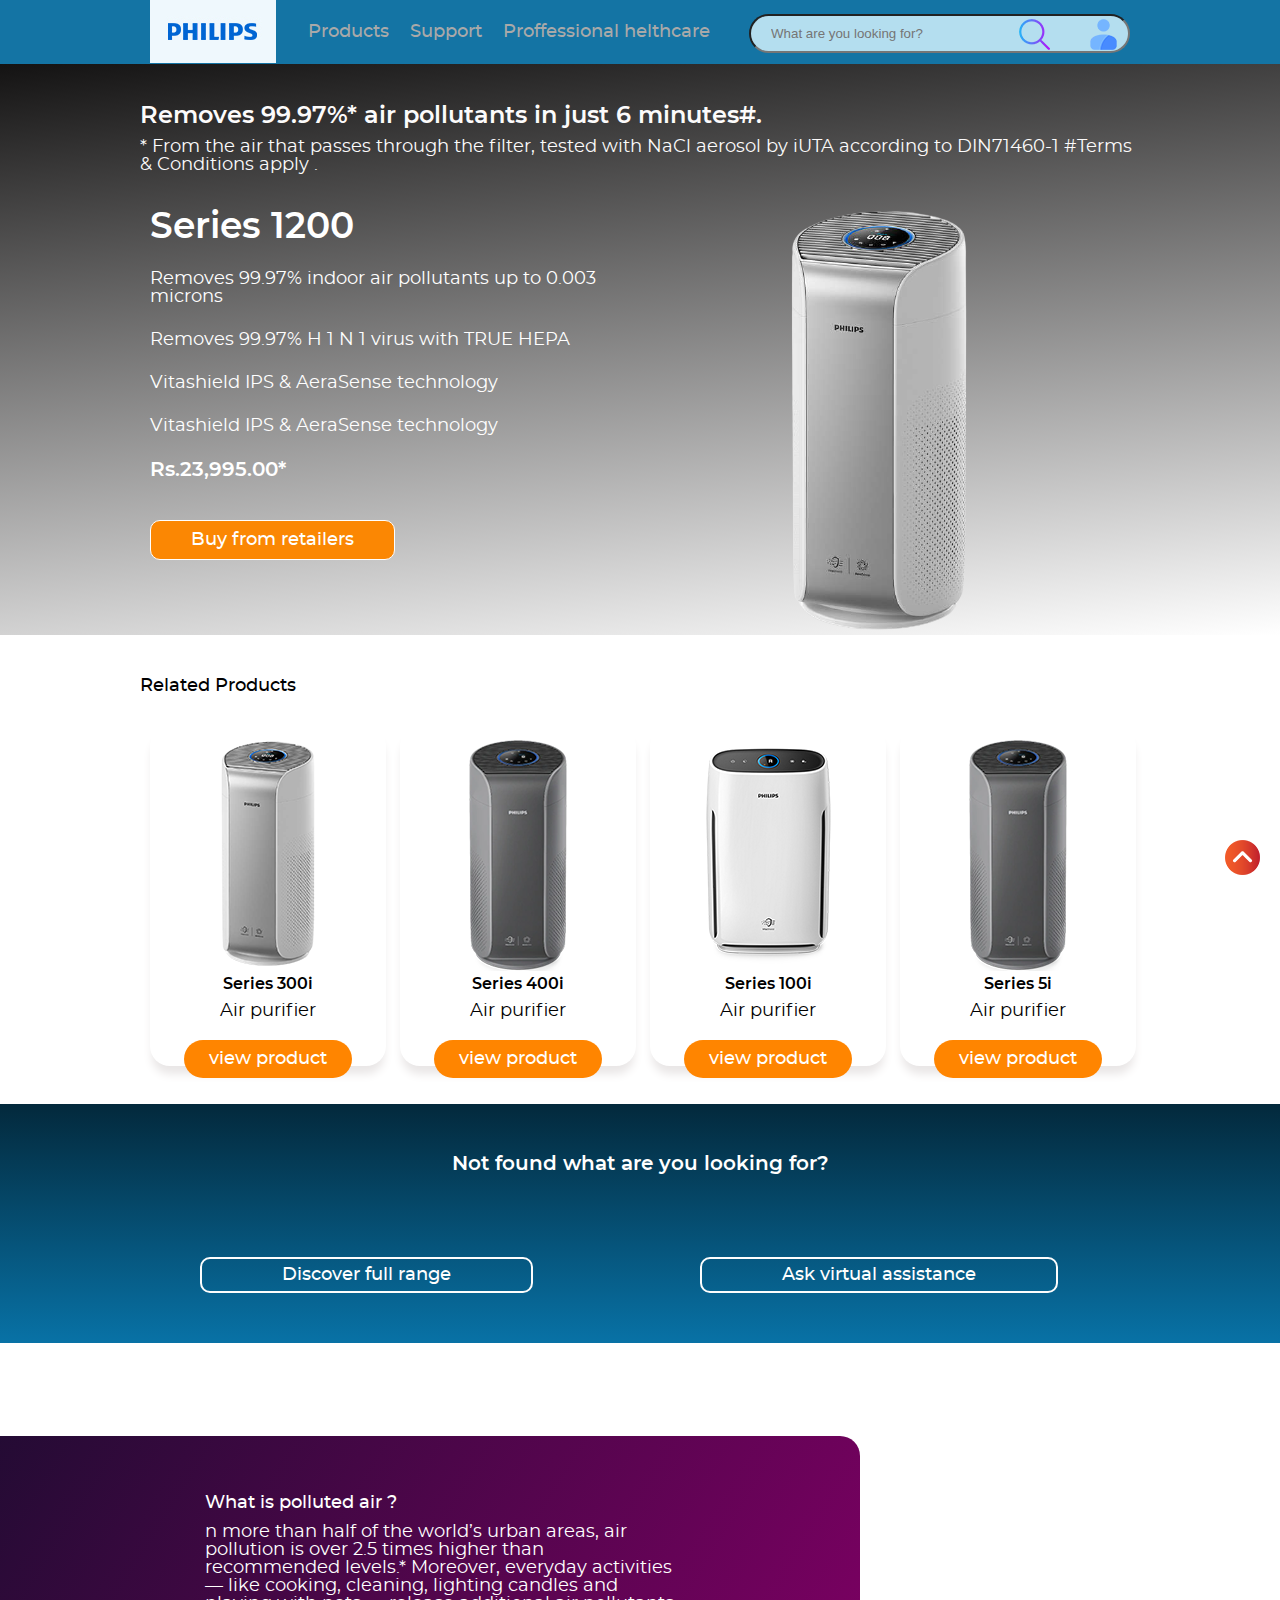
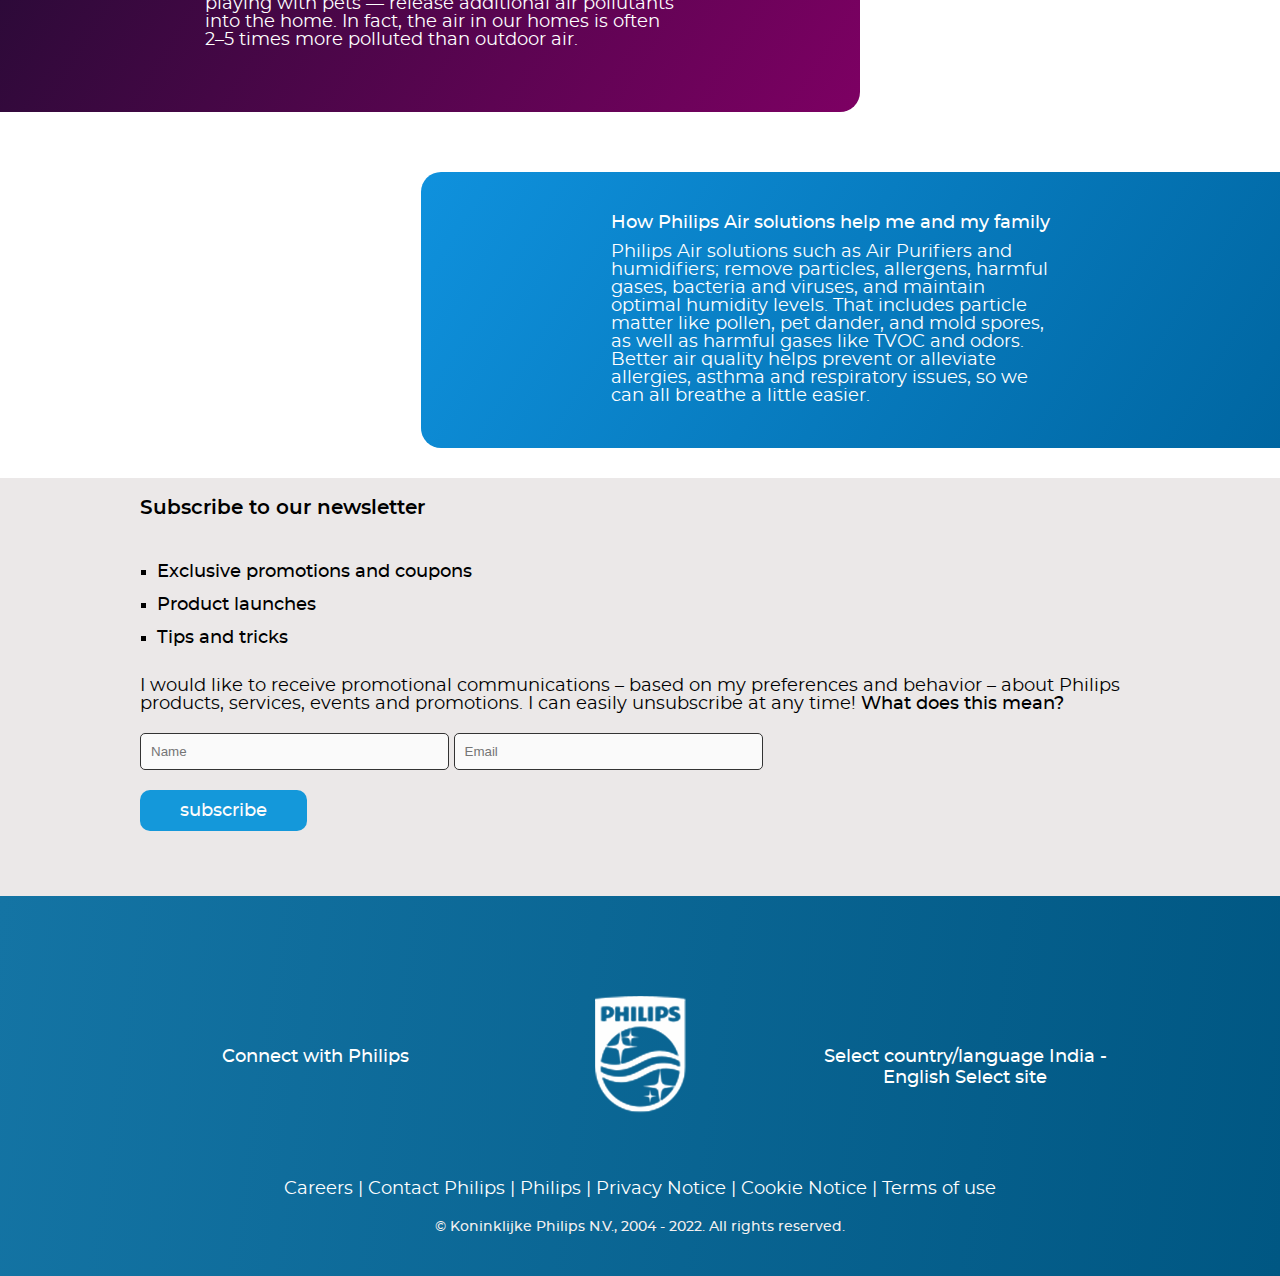
<file: airpurifirepremium.html>
<!doctype html>
<html>
<head>
<meta charset="utf-8">
<title>premiumairpure</title>
<link href="css/fluid_grid.css" rel="stylesheet" type="text/css">
<link href="css/fontawesome.css" rel="stylesheet" type="text/css">
<link href="css/stylesheet.css" rel="stylesheet" type="text/css">
</head>

<body>
	
	<section class="wrapper topbar">
<div class="container_20">

<div class="grid_3"> 
<a href="#" class="logo"><img src="img/logo.jpg" alt="logo" /></a>
</div>

<div class="grid_08"> 

<div class="rgt">

<ul class="social">
<li id="gtp"><a href="index.html">Products</a>
	<ul class="indexnav">
	<li><a href="accessories.html">Accessories</a></li>
	<li><a href="philipshue.html">Lighting</a></li>
	<li><a href="philipstv.html">Television</a></li>
	<li><a href="oneblade.html">Personal care</a></li>
	<li><a href="healthcare.html">Helth</a></li>
	<li><a href="airfry.html">Household</a></li></ul></li>
<li><a href="support.html">Support</a></li>
<li><a href="healthcare.html">Proffessional helthcare</a></li>
</ul></div></div>
	
<div class="grid_09"><div class="searchb">
<form><input type="text" placeholder="What are you looking for?" size="30px">
 <div class="imgnt"><img src="img/burg copy33.png" alt=""/></div><div class="brgr"><a href="#"><img src="img/burg copy55.png" alt=""/></a></div>
	</form></div></div></div>
</section>
	
	
<section class="wrapper bannerairp">
	<div class="container_20 ap1">
	<div class="bantextair">
<h1>Removes 99.97%* air pollutants in just 6 minutes#. </h1>
<p>

* From the air that passes through the filter, tested with NaCl aerosol by iUTA according to DIN71460-1  #Terms & Conditions apply
.</p>
		</div> </div>
	
	<div class="container_20 ap2">
	<div class="grid_10"><ul class="bantextair2"><li><h1>Series 1200</h1></li>
		<li>Removes 99.97% indoor air pollutants up to 
0.003 microns</li>
		<li>Removes 99.97% H 1  N 1 virus with TRUE HEPA</li>
		<li>Vitashield IPS & AeraSense technology</li>
		<li>Vitashield IPS & AeraSense technology</li>
		<li><h3>Rs.23,995.00*</h3></li></ul>
		<a href="#">Buy from retailers</a>
	</div>
	  
	<div class="grid_10"><img src="img/premiumap.png" alt=""/></div></div></section>
	
	<section class="wrapper product">
	<div class="container_20 textproduct">
		<a>Related Products</a></div></section>
		
		
		
	<section class="wrapper prdimg">
	<div class="container_20"><div class="grid_5"><div class="onebar"><img src="img/indexap.png" alt=""/>
	  <h4>Series 300i</h4><p>Air purifier</p><a href=
		  "airpurifirepremium.html">view product</a></div></div>
		
	<div class="grid_5">
	  <div class="onebar"><img src="img/indexap copy3232.png" alt=""/>
	  <h4>Series 400i</h4><p>Air purifier</p><a href=
		  "oneblade.html">view product</a></div></div>
		
	<div class="grid_5">
	  <div class="onebar"><img src="img/indexap copy4444.png" alt=""/>
	  <h4>Series 100i</h4><p>Air purifier</p><a href=
		  "airfry.html">view product</a></div></div>
		
		<div class="grid_5">
		  <div class="onebar"><img src="img/indexap copy3232.png" alt=""/>
	  <h4>Series 5i</h4><p>Air purifier</p><a href=
		  "etoothbrush.html">view product</a></div></div></div></section>
	
<section class="wrapper discover">	
	<div class="container_20 dsc"><div class="discovertxt">
		<h3>Not found what are you looking for?</h3></div></div>
	
	
	<div class="container_20 dbtn"><div class="grid_10"><a href="#">Discover full range</a>
	</div>
	
	
	<div class="grid_10"><a href="#">Ask virtual assistance</a>
		</div></div>
	
	
	
	
	</section>
	
	
	<section class="wrapper poll">
	<div class="hueacc1"><div class="vdo"><iframe width="350" height="218" src="https://www.youtube.com/embed/YZjJKAKyRjk" title="YouTube video player" frameborder="0" allow="accelerometer; autoplay; clipboard-write; encrypted-media; gyroscope; picture-in-picture" allowfullscreen></iframe></div>
		<div class="bluepatch1">
<a>What is polluted air ?</a><p>

n more than half of the world’s urban areas, air pollution is over 2.5 times higher than recommended levels.*  Moreover, everyday activities — like cooking, cleaning, lighting candles and playing with pets — release additional air pollutants into the home. In fact, the air in our homes is often 2–5 times more polluted than outdoor air.

	</p></div></div>
    </section>
	
	<section class="wrapper sol">
	<div class="hueacc"><div class="vdo2"><iframe width="350" height="218" src="https://www.youtube.com/embed/Nv1dnYAu2Ac" title="YouTube video player" frameborder="0" allow="accelerometer; autoplay; clipboard-write; encrypted-media; gyroscope; picture-in-picture" allowfullscreen></iframe></div>
		<div class="bluepatch">
<a>How Philips Air solutions help me and my family</a><p>

Philips Air solutions such as Air Purifiers and humidifiers; remove particles, allergens, harmful gases, bacteria and viruses, and maintain optimal humidity levels. That includes particle matter like pollen, pet dander, and mold spores, as well as harmful gases like TVOC and odors.
Better air quality helps prevent or alleviate allergies, asthma and respiratory issues, so we can all breathe a little easier.     
	</p></div></div>
    </section>
	
	
	
		<section class="wrapper contct">
	<div class="container_20">
	  <h3>Subscribe  to our newsletter</h3>
	  <ul class="prmtn">
<li><a>Exclusive promotions and coupons
	</a></li>
<li><a>Product launches</a></li>
<li><a>Tips and tricks</a></li>
</ul>
		<p>I would like to receive promotional communications – based on my preferences and behavior – about Philips products, services, events and promotions. I can easily unsubscribe at any time!   <a href="#">What does this mean?</a></p>
		<form><input type="text" placeholder="Name">
		<input type="email" placeholder="Email"></form>
		
	<div class="btn"><a href="#"> subscribe</a>
	</div>
		
		</div></section>
	<section class="wrapper footer">
<div class="container_20 foot1">
		<div class="grid_7"><div class="footertxt">
			<a>Connect with Philips
    </a></div></div>
	
	
		
  <div class="grid_6"><div class="footerimg">
	<img src="img/Untitled-1.png" alt=""/></div></div>
		
	<div class="grid_7"><div class="footertxt1">
			<a>Select country/language India - English 
Select site 
    </a></div></div></div>
	
	<div class="container_20 foot2">
		<div class="grid_20">
		
<div class="footertext2"><span>Careers |  Contact Philips | Philips | Privacy Notice | Cookie Notice | Terms of use</span><br><div class="cr">
			<a>© Koninklijke Philips N.V., 2004 - 2022. All rights reserved.</a></div></div></div></div></section>
	<div class="gtpbtn"><a href="#gtp"><img src="img/burg copy6565.png" alt=""/></a></div>
</body>
</html>
</file>
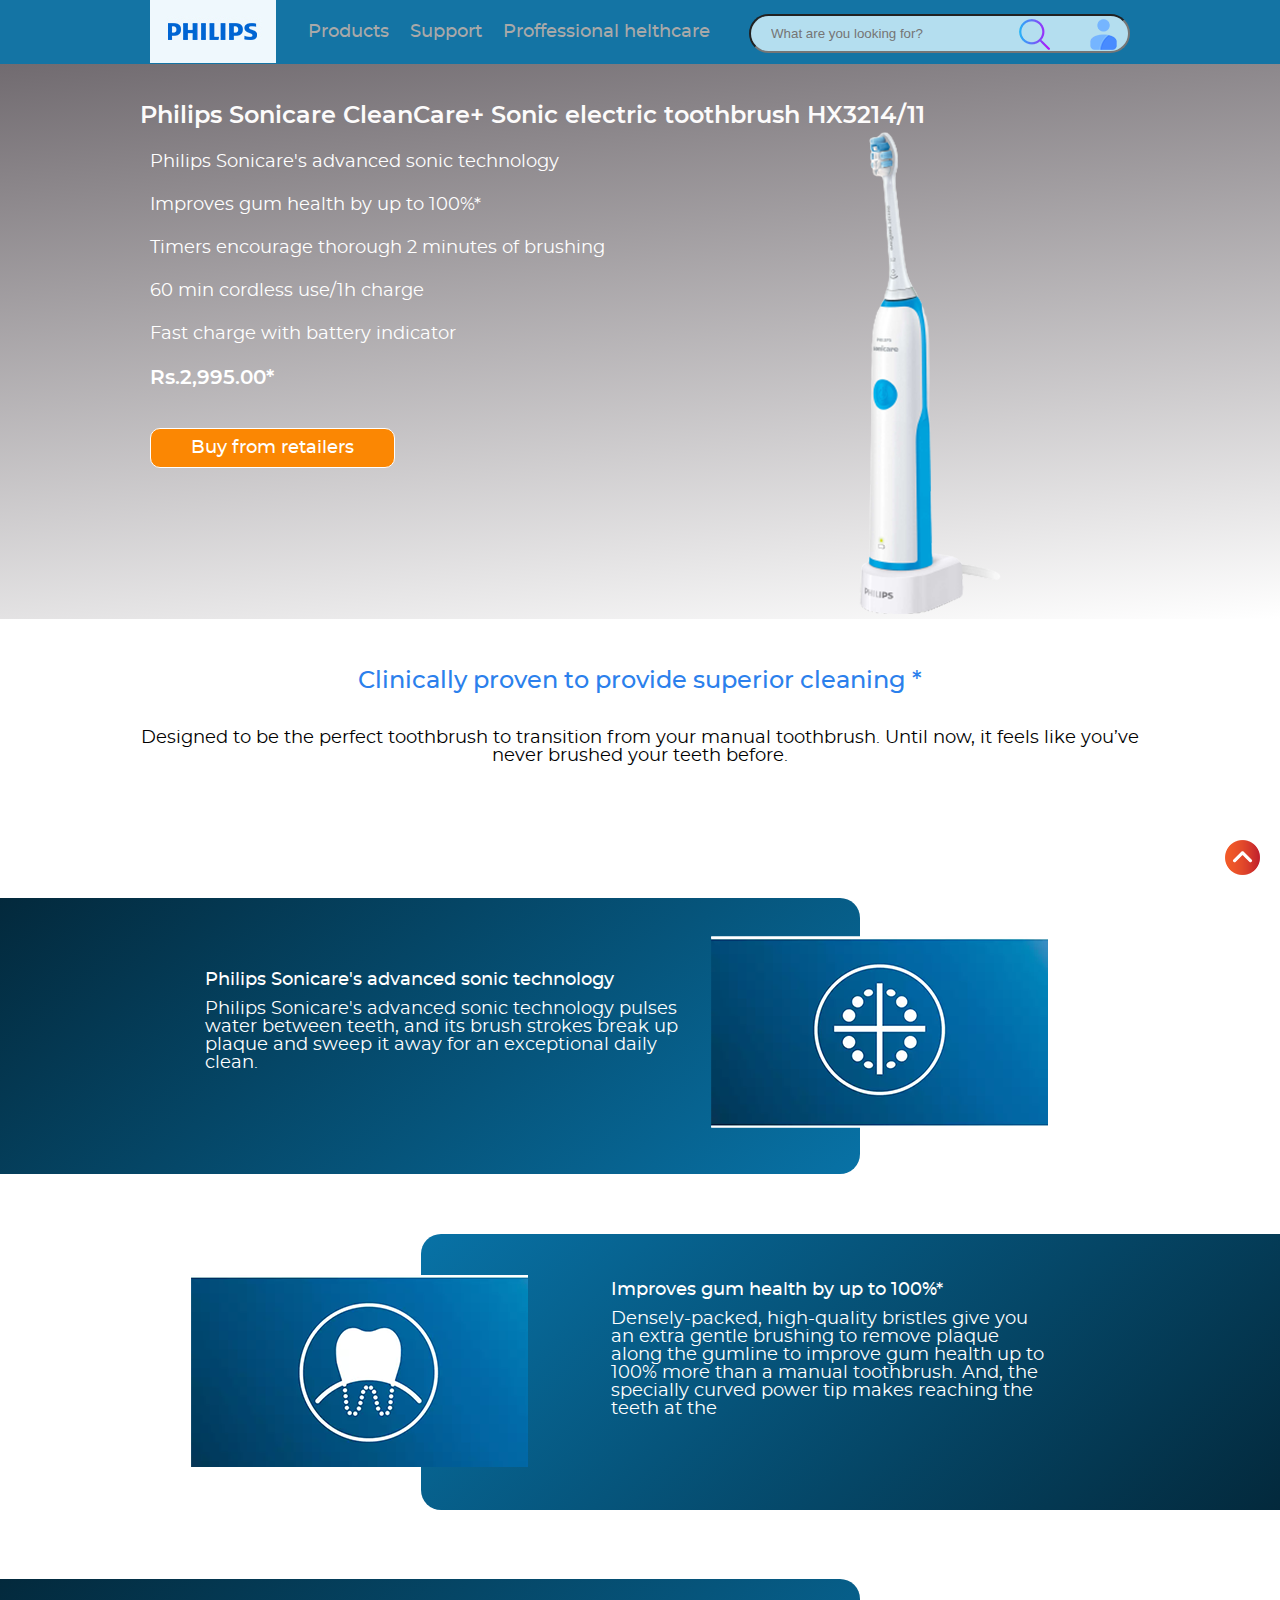
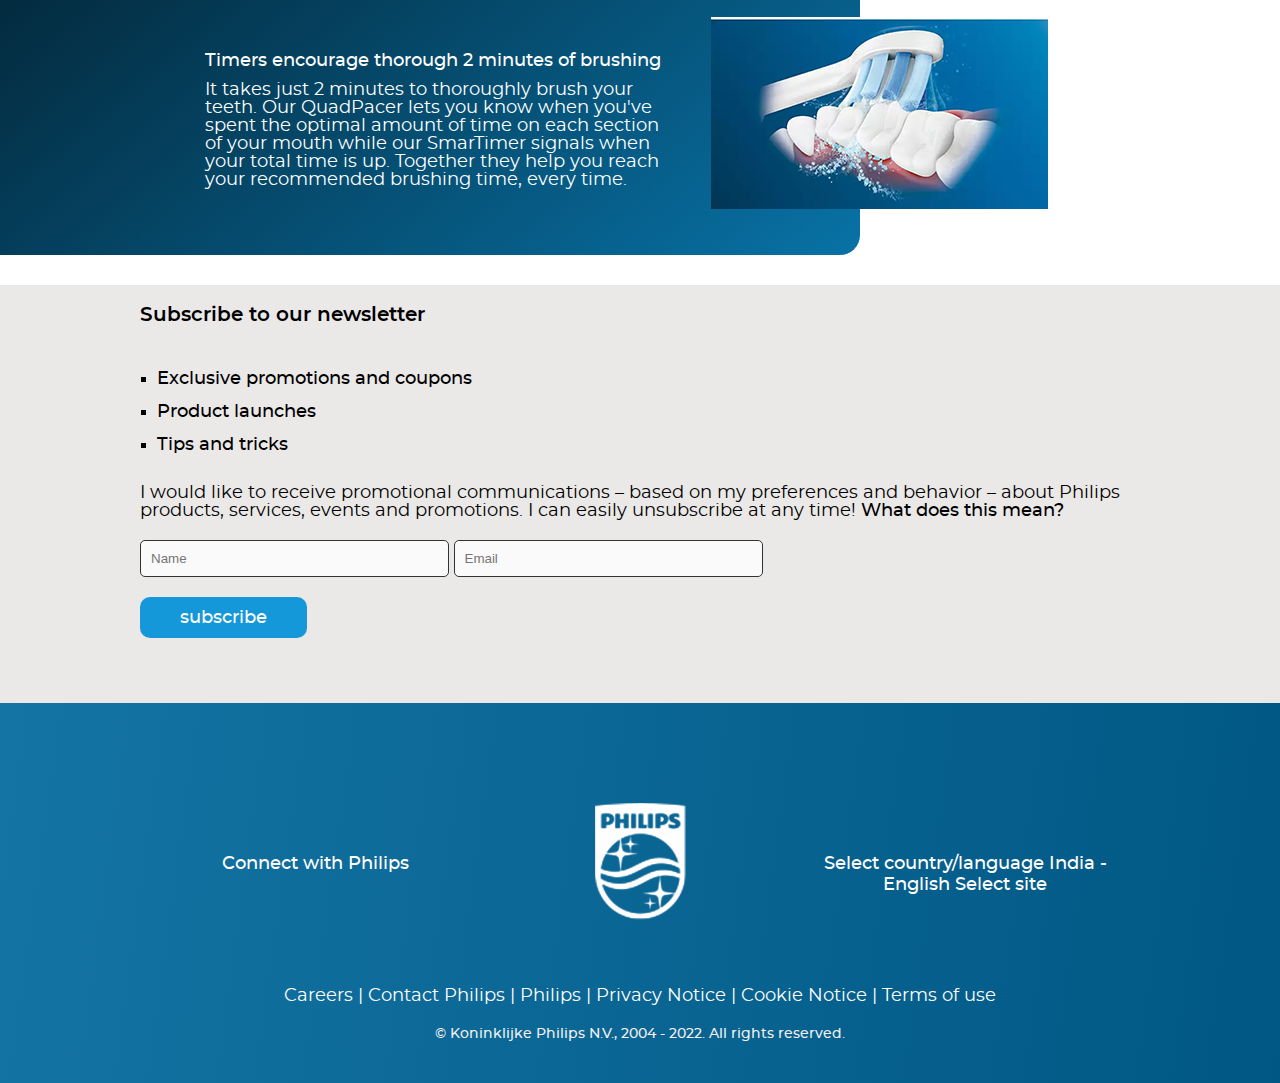
<file: etoothbrush.html>
<!doctype html>
<html>
<head>
<meta charset="utf-8">
<title>etoothbrush</title>
<link href="css/fluid_grid.css" rel="stylesheet" type="text/css">
<link href="css/fontawesome.css" rel="stylesheet" type="text/css">
<link href="css/stylesheet.css" rel="stylesheet" type="text/css">
</head>

<body>
	<section class="wrapper topbar">
<div class="container_20">

<div class="grid_3"> 
<a href="#" class="logo"><img src="img/logo.jpg" alt="logo" /></a>
</div>

<div class="grid_08"> 

<div class="rgt">

<ul class="social">
<li id="gtp"><a href="index.html">Products</a>
	<ul class="indexnav">
	<li><a href="accessories.html">Accessories</a></li>
	<li><a href="philipshue.html">Lighting</a></li>
	<li><a href="philipstv.html">Television</a></li>
	<li><a href="oneblade.html">Personal care</a></li>
	<li><a href="healthcare.html">Helth</a></li>
	<li><a href="airfry.html">Household</a></li></ul></li>
<li><a href="support.html">Support</a></li>
<li><a href="healthcare.html">Proffessional helthcare</a></li>
</ul></div></div>
	
<div class="grid_09"><div class="searchb">
<form><input type="text" placeholder="What are you looking for?" size="30px">
 <div class="imgnt"><img src="img/burg copy33.png" alt=""/></div><div class="brgr"><a href="#"><img src="img/burg copy55.png" alt=""/></a></div>
	</form></div></div></div>
</section>
	
<section class="wrapper banneret">
<div class="container_20 ap1">
<div class="bantextair">
<h1>

Philips Sonicare CleanCare+ 
Sonic electric toothbrush 
HX3214/11
 </h1>
</div> </div>
	
	<div class="container_20 ap2">
	<div class="grid_10"><ul class="bantextair2">
		<li>Philips Sonicare's advanced sonic technology</li>
		<li>Improves gum health by up to 100%*</li>
		<li>Timers encourage thorough 2 minutes of brushing</li>
		<li>60 min cordless use/1h charge</li>
		<li> Fast charge with battery indicator</li>
		<li><h3>Rs.2,995.00*</h3></li></ul>
		<a href="#">Buy from retailers</a>
	</div>
	  
	<div class="grid_10"><img src="img/eb.png" alt=""/></div></div></section>
	
	
	<section class="wrapper ettxt">
	<div class="container_20"><div class="smartlight"><a>Clinically proven to provide superior cleaning *</a><p>Designed to be the perfect toothbrush to transition from your manual toothbrush. 
Until now, it feels like you’ve never brushed your teeth before. </p></div></div></section>
	
	
<section class="wrapper sonicare">
	<div class="hueacc1"><img src="img/tooth1.png" alt=""/>
		<div class="bluepatch1">
<a>Philips Sonicare's advanced sonic technology
</a><p>

Philips Sonicare's advanced sonic technology pulses water between teeth, and its brush strokes break up plaque and sweep it away for an exceptional daily clean. 

  </p></div></div>
    </section>
	
	
	
<section class="wrapper gumcare">
	<div class="hueacc"><img src="img/tooth2.png" alt=""/>
		<div class="bluepatch">
<a>Improves gum health by up to 100%*</a><p>

Densely-packed, high-quality bristles give you an extra gentle brushing to remove plaque along the gumline to improve gum health up to 100% more than a manual toothbrush. And, the specially curved power tip makes reaching the teeth at the      
  </p></div></div>
    </section>
	
<section class="wrapper ebb">
	<div class="hueacc1"><img src="img/tooth3.png" alt=""/>
		<div class="bluepatch1">
<a>Timers encourage thorough 2 minutes of brushing

</a><p>

It takes just 2 minutes to thoroughly brush your teeth. Our QuadPacer lets you know when you've spent the optimal amount of time on each section of your mouth while our SmarTimer signals when your total time is up. Together they help you reach your recommended brushing time, every time.    

  </p></div></div>
    </section>	
	
	
	<section class="wrapper contct">
	<div class="container_20">
	  <h3>Subscribe  to our newsletter</h3>
	  <ul class="prmtn">
<li><a>Exclusive promotions and coupons
	</a></li>
<li><a>Product launches</a></li>
<li><a>Tips and tricks</a></li>
</ul>
		<p>I would like to receive promotional communications – based on my preferences and behavior – about Philips products, services, events and promotions. I can easily unsubscribe at any time!   <a href="#">What does this mean?</a></p>
		<form><input type="text" placeholder="Name">
		<input type="email" placeholder="Email"></form>
		
	<div class="btn"><a href="#"> subscribe</a>
	</div>
		
		</div></section>
	<section class="wrapper footer">
<div class="container_20 foot1">
		<div class="grid_7"><div class="footertxt">
			<a>Connect with Philips
    </a></div></div>
	
	
		
  <div class="grid_6"><div class="footerimg">
	<img src="img/Untitled-1.png" alt=""/></div></div>
		
	<div class="grid_7"><div class="footertxt1">
			<a>Select country/language India - English 
Select site 
    </a></div></div></div>
	
	<div class="container_20 foot2">
		<div class="grid_20">
		
<div class="footertext2"><span>Careers |  Contact Philips | Philips | Privacy Notice | Cookie Notice | Terms of use</span><br><div class="cr">
			<a>© Koninklijke Philips N.V., 2004 - 2022. All rights reserved.</a></div></div></div></div></section>
	
	
	<div class="gtpbtn"><a href="#gtp"><img src="img/burg copy6565.png" alt=""/></a></div>
	
</body>
</html>
</file>
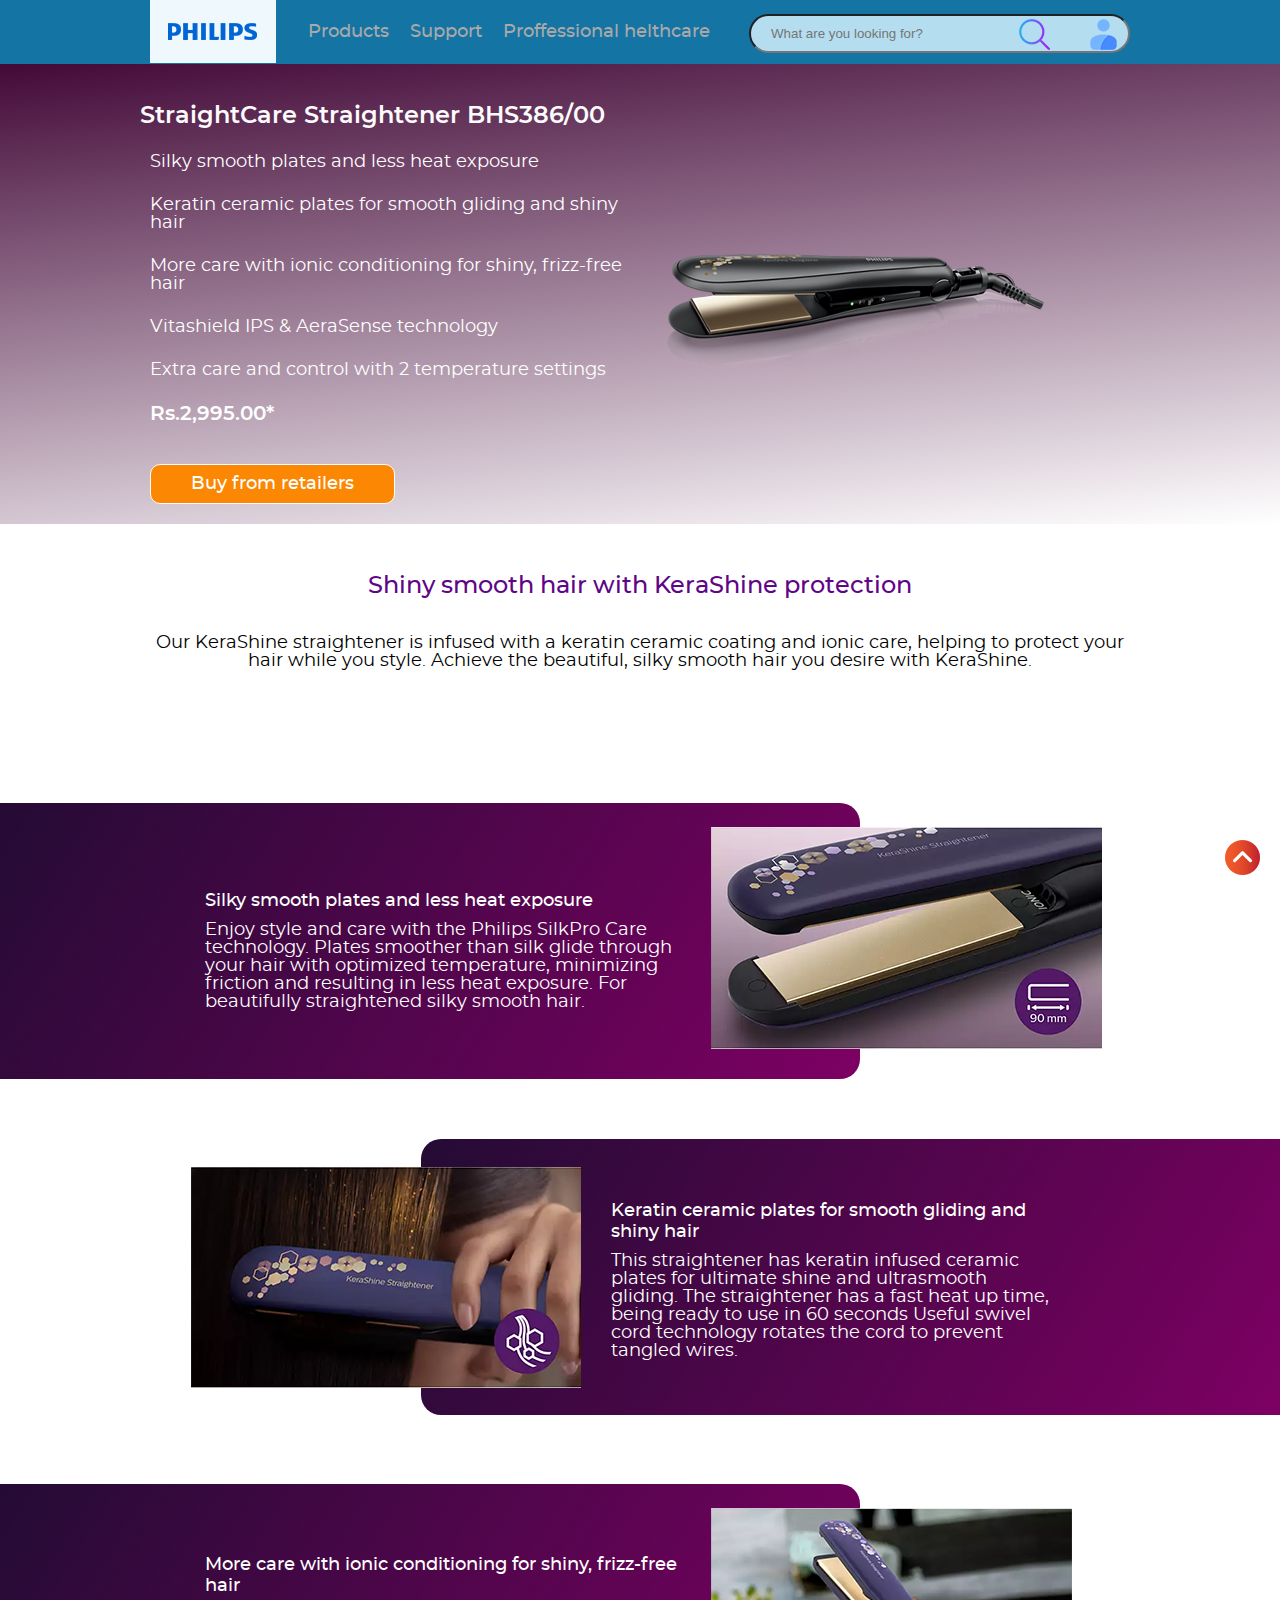
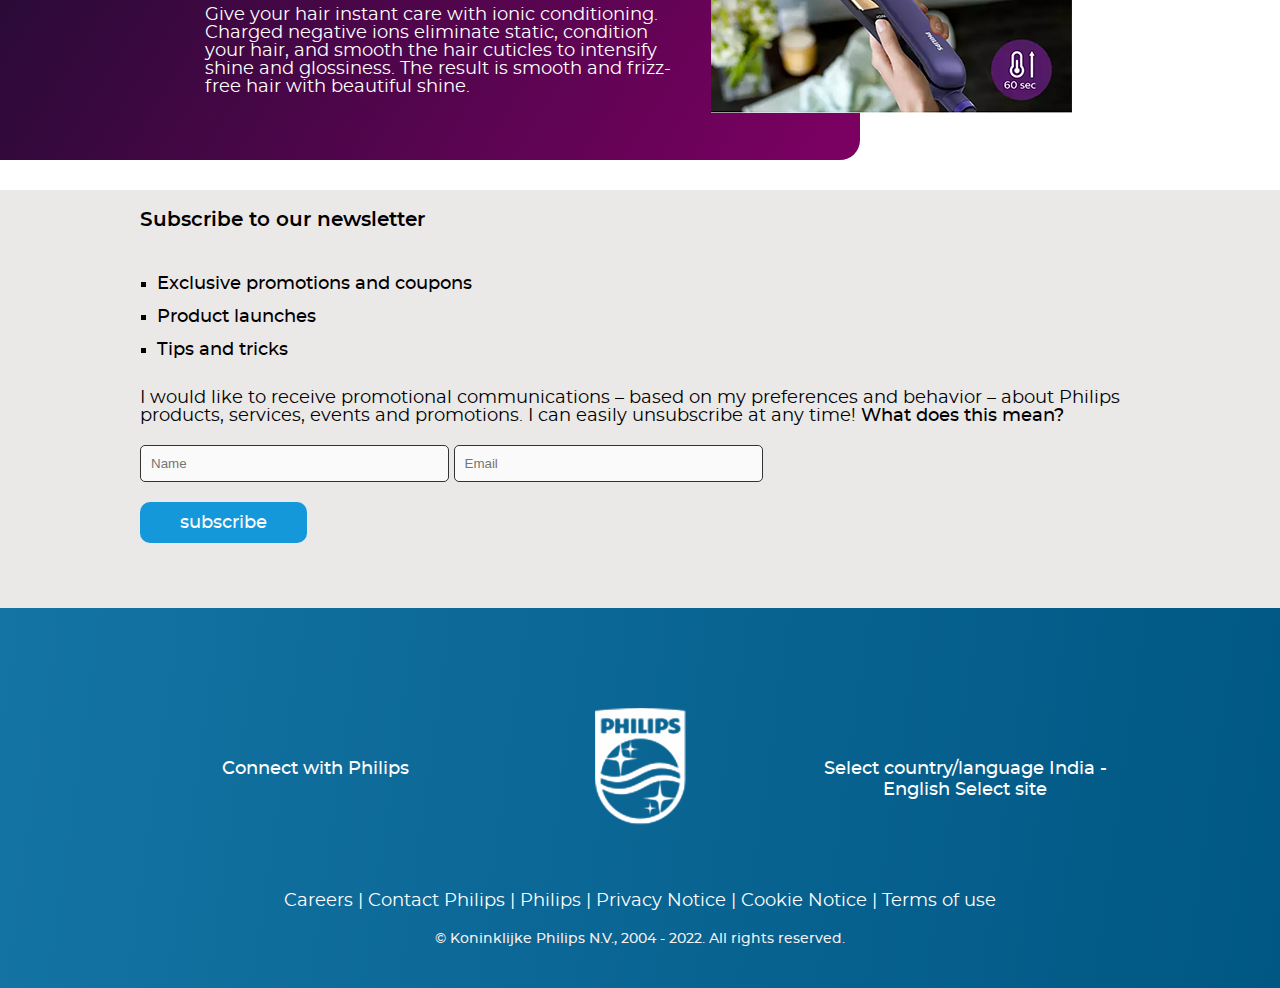
<file: hairstraight.html>
<!doctype html>
<html>
<head>
<meta charset="utf-8">
<title>philipshair</title>
<link href="css/fluid_grid.css" rel="stylesheet" type="text/css">
<link href="css/fontawesome.css" rel="stylesheet" type="text/css">
<link href="css/stylesheet.css" rel="stylesheet" type="text/css">
</head>

<body>
	<section class="wrapper topbar">
<div class="container_20">

<div class="grid_3"> 
<a href="#" class="logo"><img src="img/logo.jpg" alt="logo" /></a>
</div>

<div class="grid_08"> 

<div class="rgt">

<ul class="social">
<li id="gtp"><a href="index.html">Products</a>
	<ul class="indexnav">
	<li><a href="accessories.html">Accessories</a></li>
	<li><a href="philipshue.html">Lighting</a></li>
	<li><a href="philipstv.html">Television</a></li>
	<li><a href="oneblade.html">Personal care</a></li>
	<li><a href="healthcare.html">Helth</a></li>
	<li><a href="airfry.html">Household</a></li></ul></li>
<li><a href="support.html">Support</a></li>
<li><a href="healthcare.html">Proffessional helthcare</a></li>
</ul></div></div>
	
<div class="grid_09"><div class="searchb">
<form><input type="text" placeholder="What are you looking for?" size="30px">
 <div class="imgnt"><img src="img/burg copy33.png" alt=""/></div><div class="brgr"><a href="#"><img src="img/burg copy55.png" alt=""/></a></div>
	</form></div></div></div>
</section>
	
<section class="wrapper bannerhs">
<div class="container_20 ap1">
<div class="bantextair">
<h1>
StraightCare Straightener BHS386/00
 </h1>
</div> </div>
	
	<div class="container_20 ap2">
	<div class="grid_10"><ul class="bantextair2">
		<li>Silky smooth plates and less heat exposure</li>
		<li>Keratin ceramic plates for smooth gliding and shiny hair</li>
		<li>More care with ionic conditioning for shiny, frizz-free hair</li>
		<li>Vitashield IPS & AeraSense technology</li>
		<li>Extra care and control with 2 temperature settings</li>
		<li><h3>Rs.2,995.00*</h3></li></ul>
		<a href="#">Buy from retailers</a>
	</div>
	  
	<div class="grid_10"><img src="img/hs.png" alt=""/></div></div></section>
	
	
	<section class="wrapper hairtxt">
	<div class="container_20"><div class="smartlight"><a>Shiny smooth hair with KeraShine protection</a><p>Our KeraShine straightener is infused with a keratin ceramic coating and ionic care, helping to 
protect your hair while you style. Achieve the beautiful, silky smooth hair you desire with KeraShine. </p></div></div></section>
	
	
<section class="wrapper silk">
	<div class="hueacc1"><img src="img/hair1.png" alt=""/>
		<div class="bluepatch1">
<a>Silky smooth plates and less heat exposure</a><p>

Enjoy style and care with the Philips SilkPro Care technology. Plates smoother than silk glide through your hair with optimized temperature, minimizing friction and resulting in less heat exposure. For beautifully straightened silky smooth hair.

  </p></div></div>
    </section>
	
	
	
<section class="wrapper kera">
	<div class="hueacc"><img src="img/hair2.png" alt=""/>
		<div class="bluepatch">
<a>Keratin ceramic plates for smooth gliding and shiny hair</a><p>

This straightener has keratin infused ceramic plates for ultimate shine and ultrasmooth gliding. The straightener has a fast heat up time, being ready to use in 60 seconds Useful swivel cord technology rotates the cord to prevent tangled wires.     
  </p></div></div>
    </section>
	
<section class="wrapper care">
	<div class="hueacc1"><img src="img/hair3.png" alt=""/>
		<div class="bluepatch1">
<a>More care with ionic conditioning for shiny, frizz-free hair
</a><p>

Give your hair instant care with ionic conditioning. Charged negative ions eliminate static, condition your hair, and smooth the hair cuticles to intensify shine and glossiness. The result is smooth and frizz-free hair with beautiful shine. 

  </p></div></div>
    </section>	
	
	
	<section class="wrapper contct">
	<div class="container_20">
	  <h3>Subscribe  to our newsletter</h3>
	  <ul class="prmtn">
<li><a>Exclusive promotions and coupons
	</a></li>
<li><a>Product launches</a></li>
<li><a>Tips and tricks</a></li>
</ul>
		<p>I would like to receive promotional communications – based on my preferences and behavior – about Philips products, services, events and promotions. I can easily unsubscribe at any time!   <a href="#">What does this mean?</a></p>
		<form><input type="text" placeholder="Name">
		<input type="email" placeholder="Email"></form>
		
	<div class="btn"><a href="#"> subscribe</a>
	</div>
		
		</div></section>
	<section class="wrapper footer">
<div class="container_20 foot1">
		<div class="grid_7"><div class="footertxt">
			<a>Connect with Philips
    </a></div></div>
	
	
		
  <div class="grid_6"><div class="footerimg">
	<img src="img/Untitled-1.png" alt=""/></div></div>
		
	<div class="grid_7"><div class="footertxt1">
			<a>Select country/language India - English 
Select site 
    </a></div></div></div>
	
	<div class="container_20 foot2">
		<div class="grid_20">
		
<div class="footertext2"><span>Careers |  Contact Philips | Philips | Privacy Notice | Cookie Notice | Terms of use</span><br><div class="cr">
			<a>© Koninklijke Philips N.V., 2004 - 2022. All rights reserved.</a></div></div></div></div></section>
	
	
	<div class="gtpbtn"><a href="#gtp"><img src="img/burg copy6565.png" alt=""/></a></div>
	
</body>
</html>
</file>
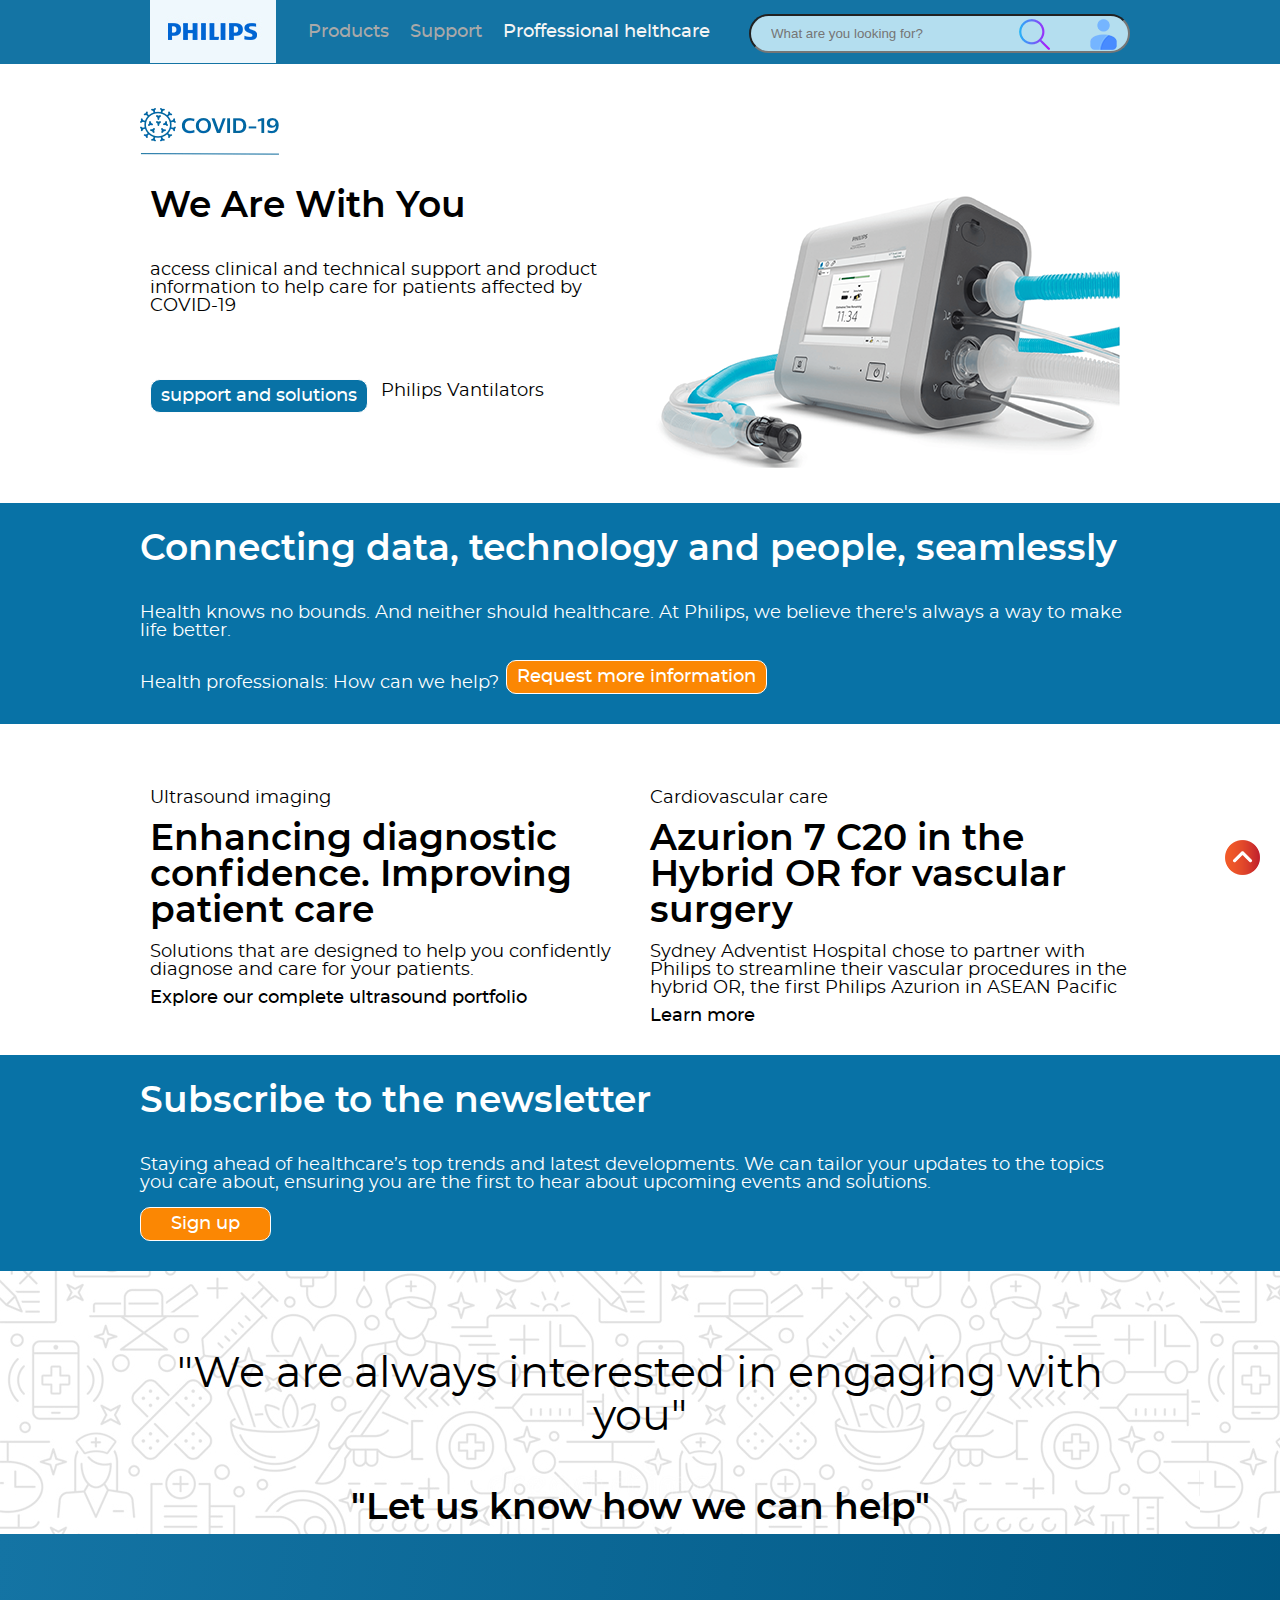
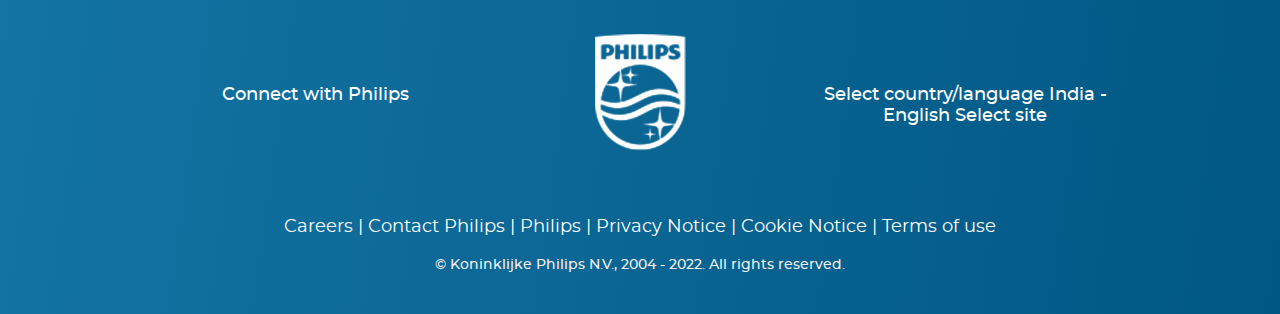
<file: healthcare.html>
<!doctype html>
<html>
<head>
<meta charset="utf-8">
<title>helthcare</title>
<link href="css/fluid_grid.css" rel="stylesheet" type="text/css">
<link href="css/fontawesome.css" rel="stylesheet" type="text/css">
<link href="css/stylesheet.css" rel="stylesheet" type="text/css">
</head>

<body>
<section class="wrapper topbar">
<div class="container_20">

<div class="grid_3"> 
<a href="#" class="logo"><img src="img/logo.jpg" alt="logo" /></a>
</div>

<div class="grid_08"> 

<div class="rgt">

<ul class="social">
<li id="gtp"><a href="index.html">Products</a>
	<ul class="indexnav">
	<li><a href="accessories.html">Accessories</a></li>
	<li><a href="philipshue.html">Lighting</a></li>
	<li><a href="philipstv.html">Television</a></li>
	<li><a href="oneblade.html">Personal care</a></li>
	<li><a href="healthcare.html">Helth</a></li>
	<li><a href="airfry.html">Household</a></li></ul></li>
<li><a href="support.html">Support</a></li>
<li><a href="healthcare.html" class="active">Proffessional helthcare</a></li>
</ul></div></div>
	
<div class="grid_09"><div class="searchb">
<form><input type="text" placeholder="What are you looking for?" size="30px">
 <div class="imgnt"><img src="img/burg copy33.png" alt=""/></div><div class="brgr"><a href="#"><img src="img/burg copy55.png" alt=""/></a></div>
	</form></div></div></div>
</section>
	
	
<section class="wrapper bannerven">
  <div class="container_20 coimg"><div class="covidpic"><img src="img/covidpic.png" alt=""/></div>
	</div>
	
	<div class="container_20 ap2">
	<div class="grid_10"><ul class="bantextair2">
		<li><h1>

We Are With You

</h1></li>
		<li><span>access clinical and technical support and product information to help
care  for patients affected by COVID-19</span></li>
		</ul>
		<a href="#">support and solutions</a> <i>Philips Vantilators</i>
	</div>
	  
	<div class="grid_10"><img src="img/vent.png" alt=""/></div></div></section>
	
	
	
	
	<section class="wrapper bannervenblue">
  
	
	<div class="container_20 ap2">
	<ul class="bantextair2">
	<li><h1>Connecting data, technology and people, seamlessly</h1></li>
	<li><span>Health knows no bounds. And neither should healthcare. At Philips, we believe there's always a way to make life better.</span></li>
		</ul>
<i>Health professionals:
How can we help?</i><a href="#">Request more information</a> 
	
	  
	</div></section>
	
	
	<section class="wrapper bannervenwht">
  
	
	<div class="container_20 ap2">
		<div class="grid_10">
	<ul class="bantextair2">
	<li><span>Ultrasound imaging</span></li>
	<li><h1>Enhancing diagnostic confidence. Improving patient care</h1></li>
		<li>Solutions that are designed to help you confidently diagnose and care for your patients.</li>
		<a>Explore our complete ultrasound portfolio</a>
 </ul></div>
		
		
		<div class="grid_10">
	<ul class="bantextair2">
	<li><span>Cardiovascular care</span></li>
	<li><h1>Azurion 7 C20 in the Hybrid OR for vascular surgery</h1></li>
		<li>Sydney Adventist Hospital chose to partner with Philips to streamline their vascular procedures in the hybrid OR, the first Philips Azurion in ASEAN Pacific</li>
		<a>Learn more </a></ul></div></div></section>
	
	
	
	
			
			<section class="wrapper bannervenblue1">
				<div class="container_20 ap2">
	<ul class="bantextair2">
	<li><h1>Subscribe to the newsletter</h1></li>
	<li><span>Staying ahead of healthcare’s top trends and latest developments. We can tailor your updates to the topics you care about, ensuring you are the first to hear about upcoming events and solutions.  
</span></li>
		</ul>
		<a href="#">Sign up</a></div> </section>
	
	<section class="wrapper we">
	<div class="container_20">
		<span>"We are always interested in engaging with you"</span> <br><h1>"Let us know how we can help"</h1>
</div></section>
	
	
	<section class="wrapper footer">
<div class="container_20 foot1">
		<div class="grid_7"><div class="footertxt">
			<a>Connect with Philips
    </a></div></div>
	
	
		
  <div class="grid_6"><div class="footerimg">
	<img src="img/Untitled-1.png" alt=""/></div></div>
		
	<div class="grid_7"><div class="footertxt1">
			<a>Select country/language India - English 
Select site 
    </a></div></div></div>
	
	<div class="container_20 foot2">
		<div class="grid_20">
		
<div class="footertext2"><span>Careers |  Contact Philips | Philips | Privacy Notice | Cookie Notice | Terms of use</span><br><div class="cr">
			<a>© Koninklijke Philips N.V., 2004 - 2022. All rights reserved.</a></div></div></div></div></section>
	
		
		
		
		
		<div class="gtpbtn"><a href="#gtp"><img src="img/burg copy6565.png" alt=""/></a></div>
	
	
	
	
</body>
</html>
</file>
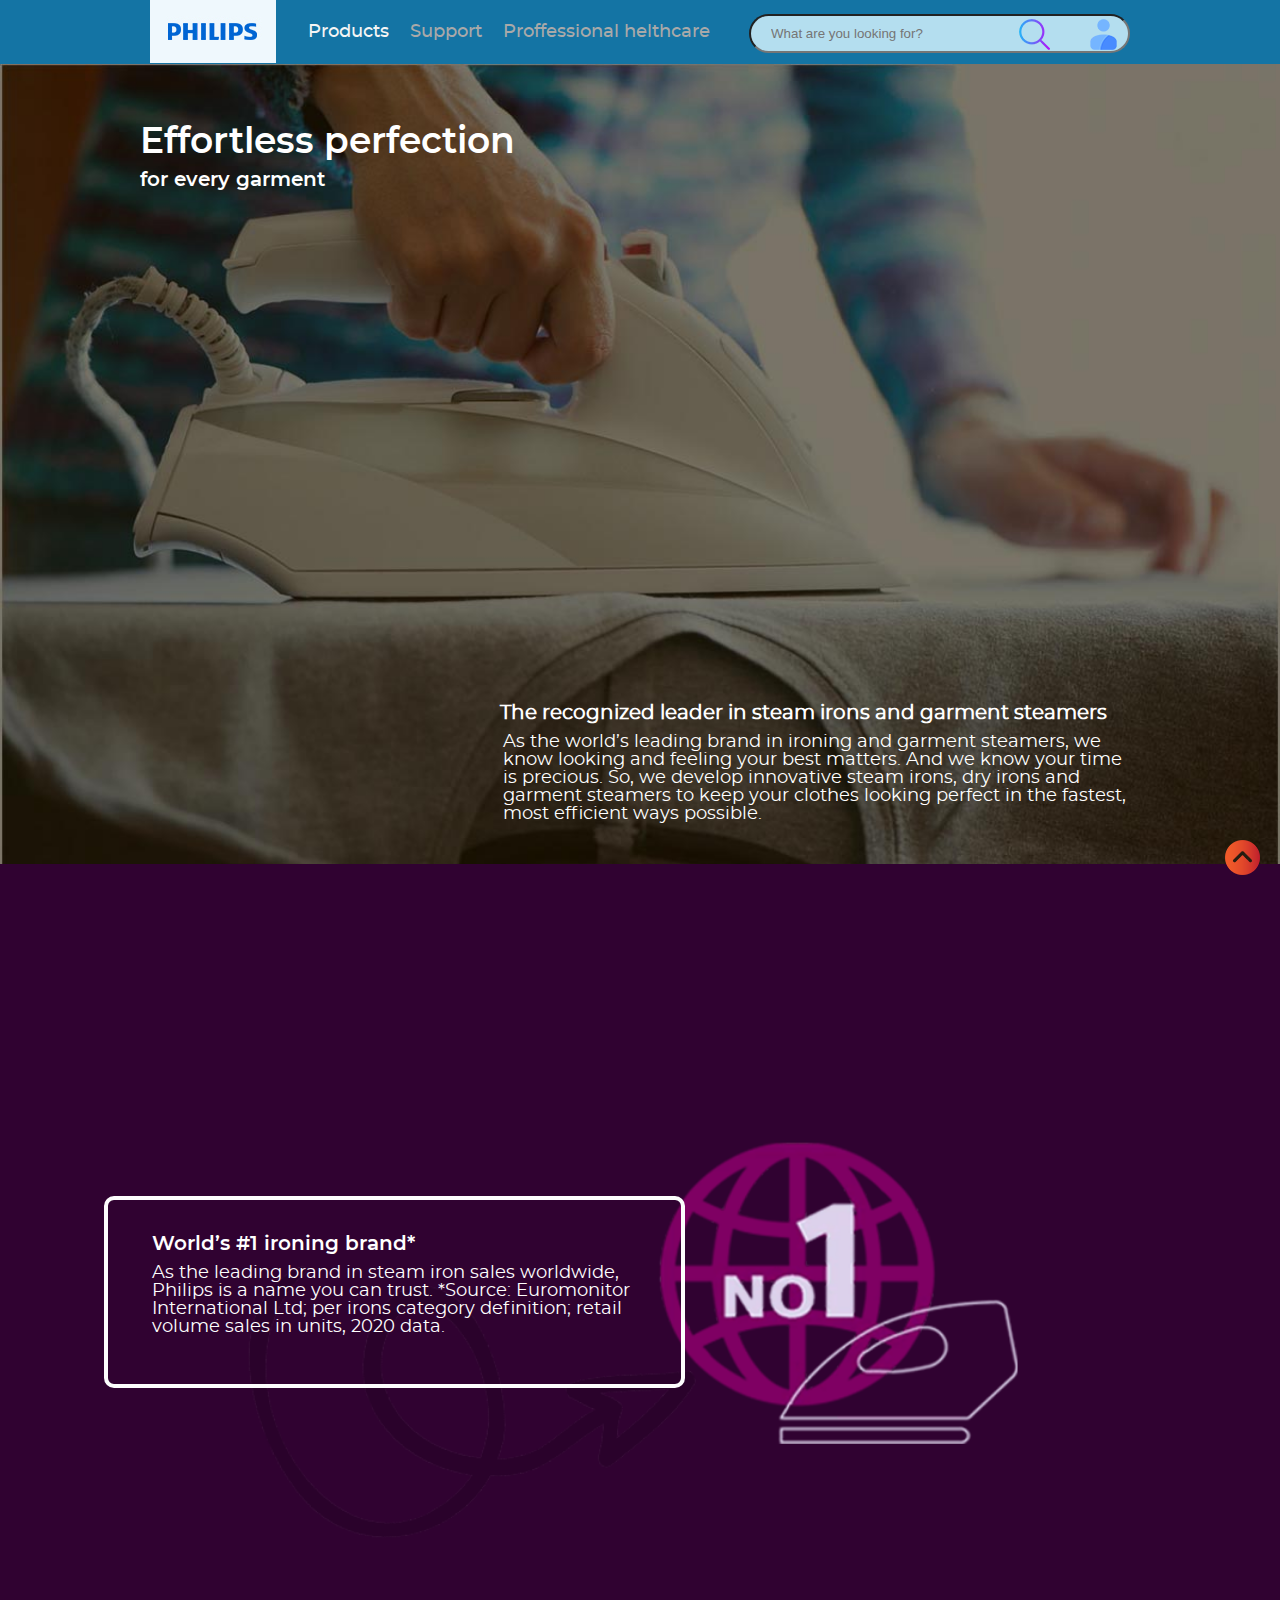
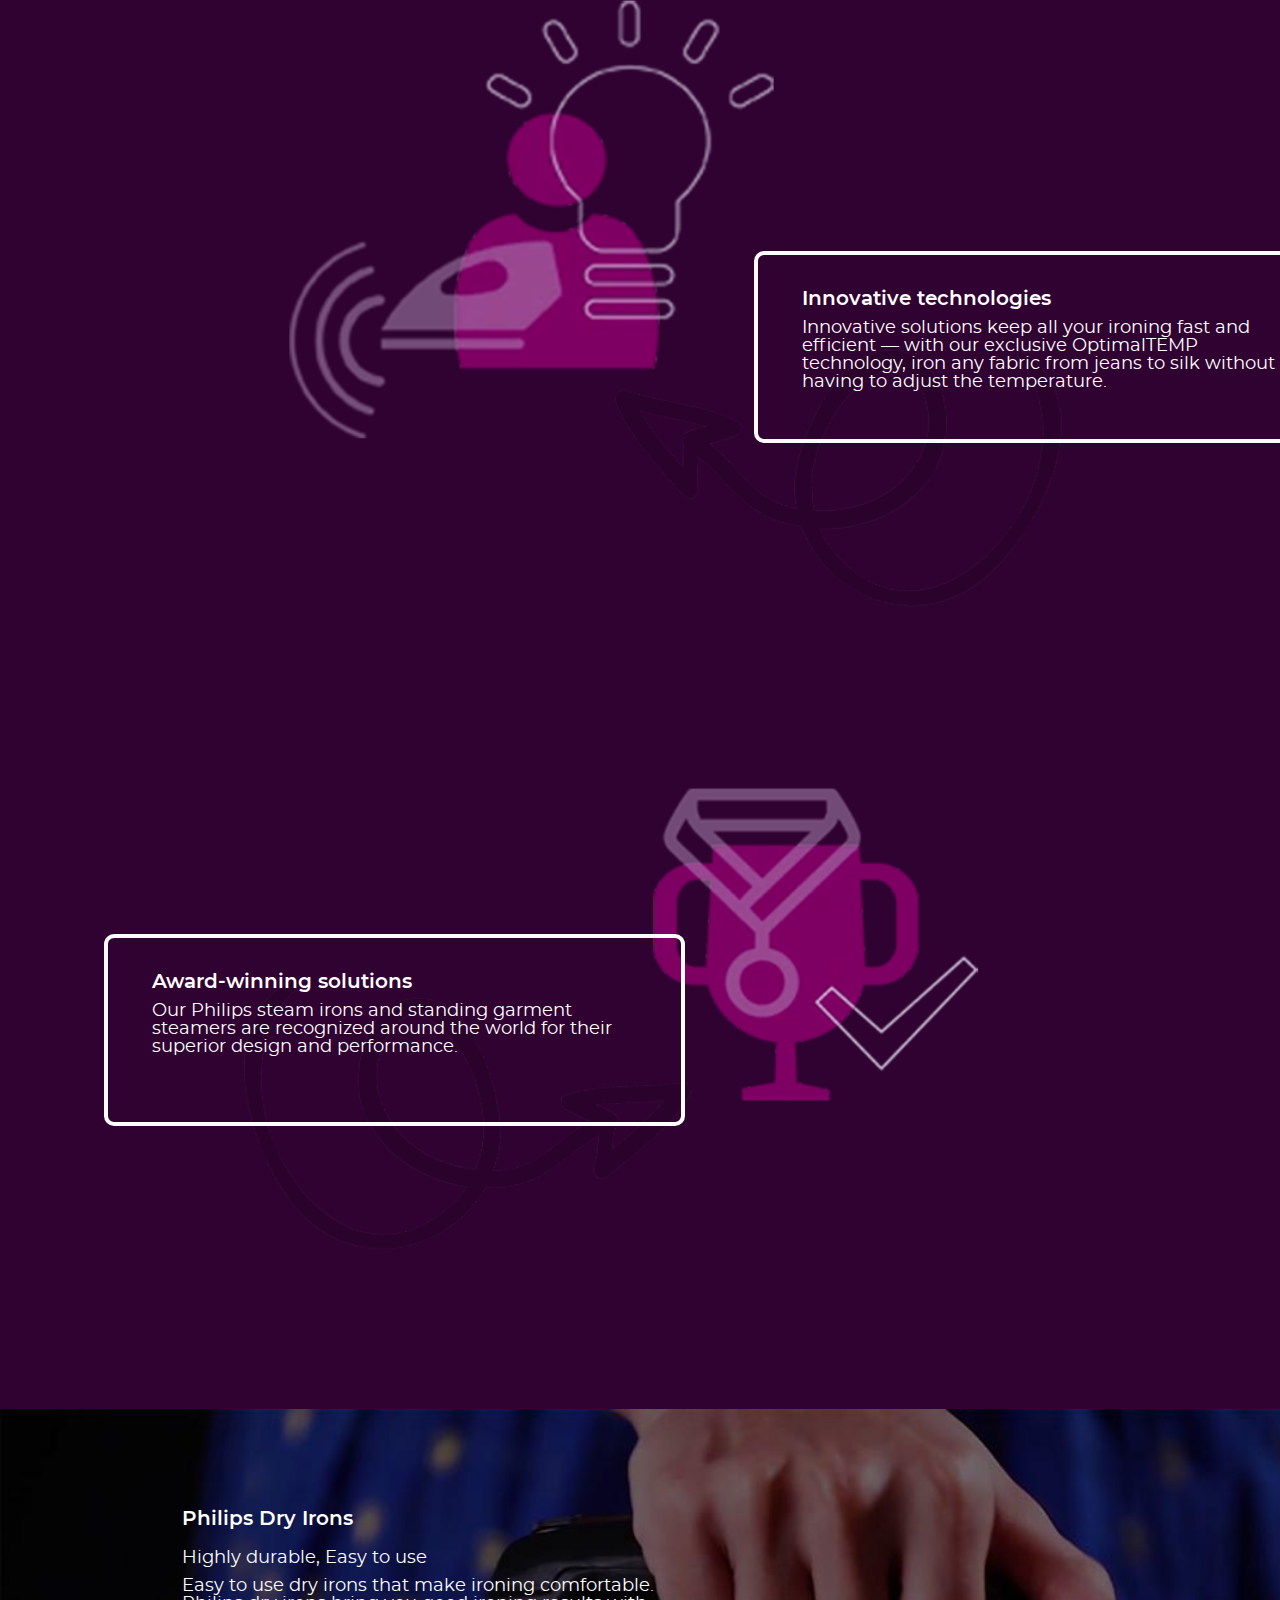
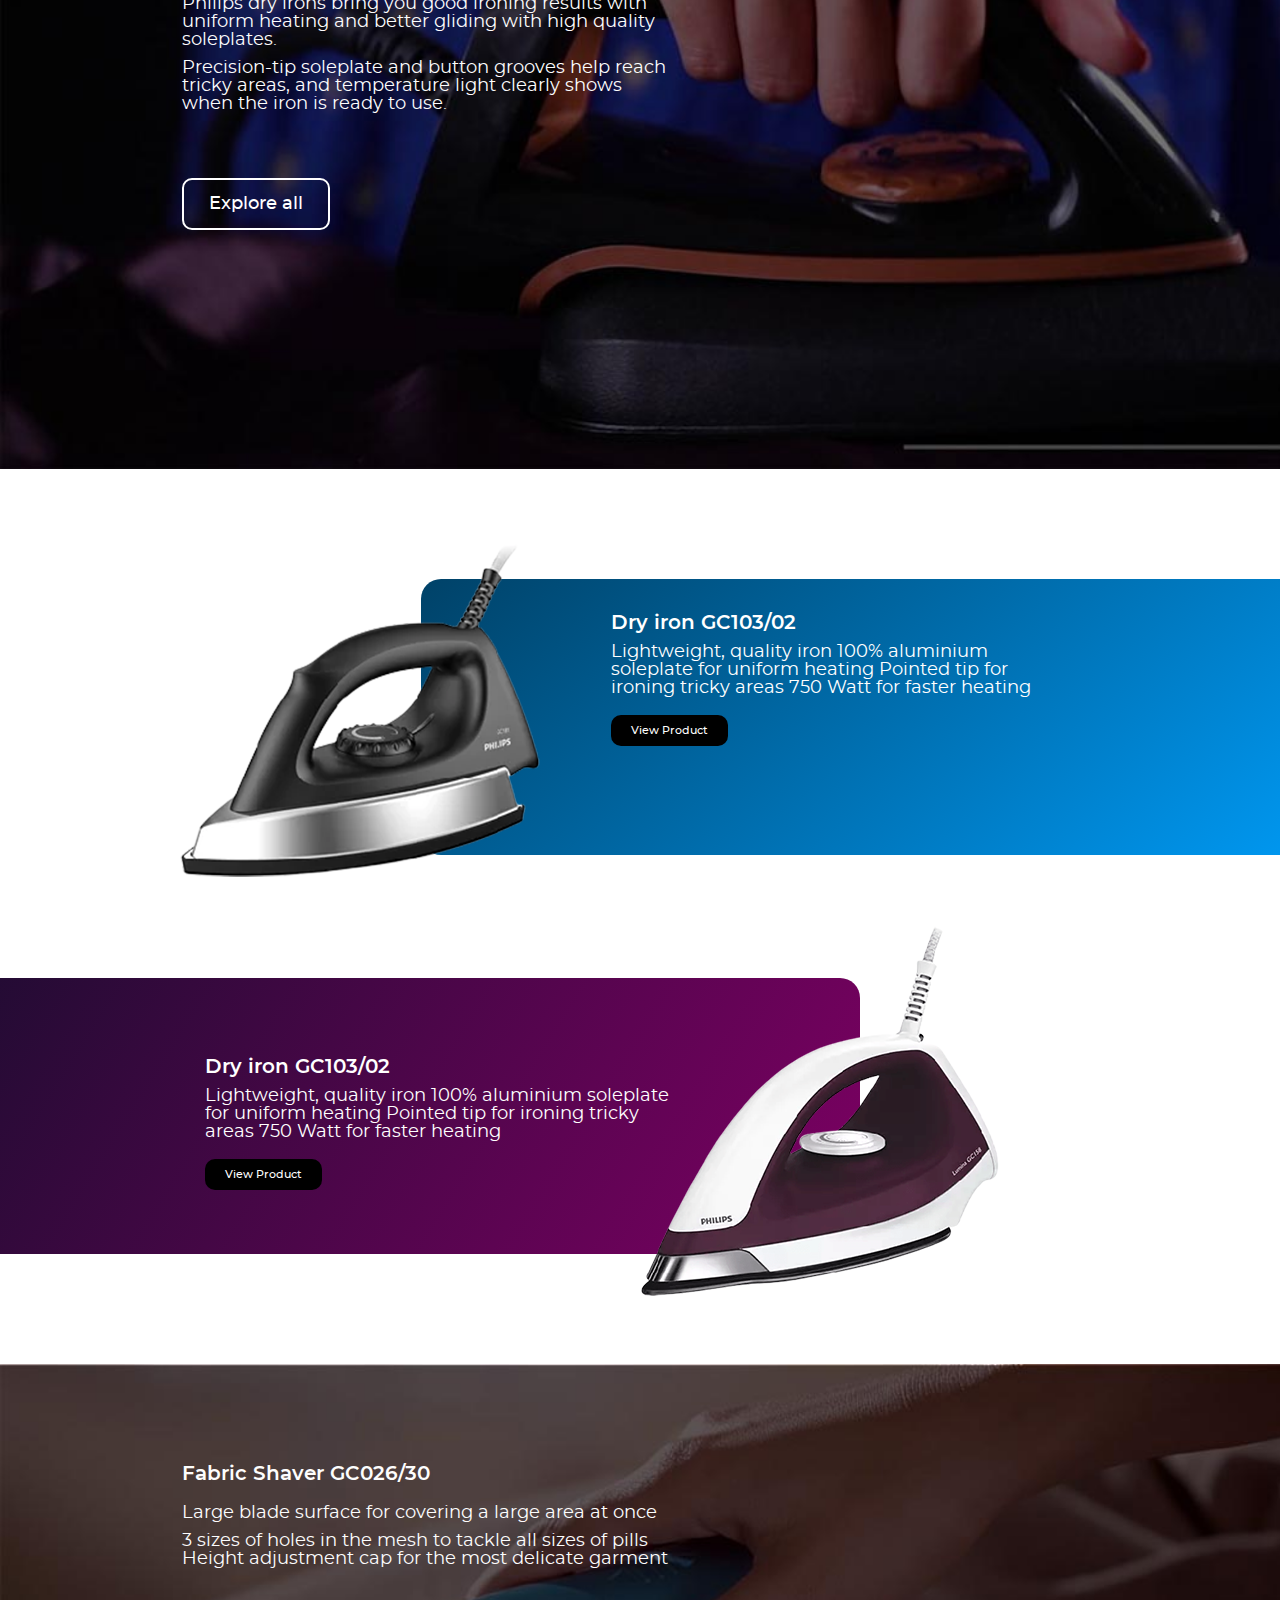
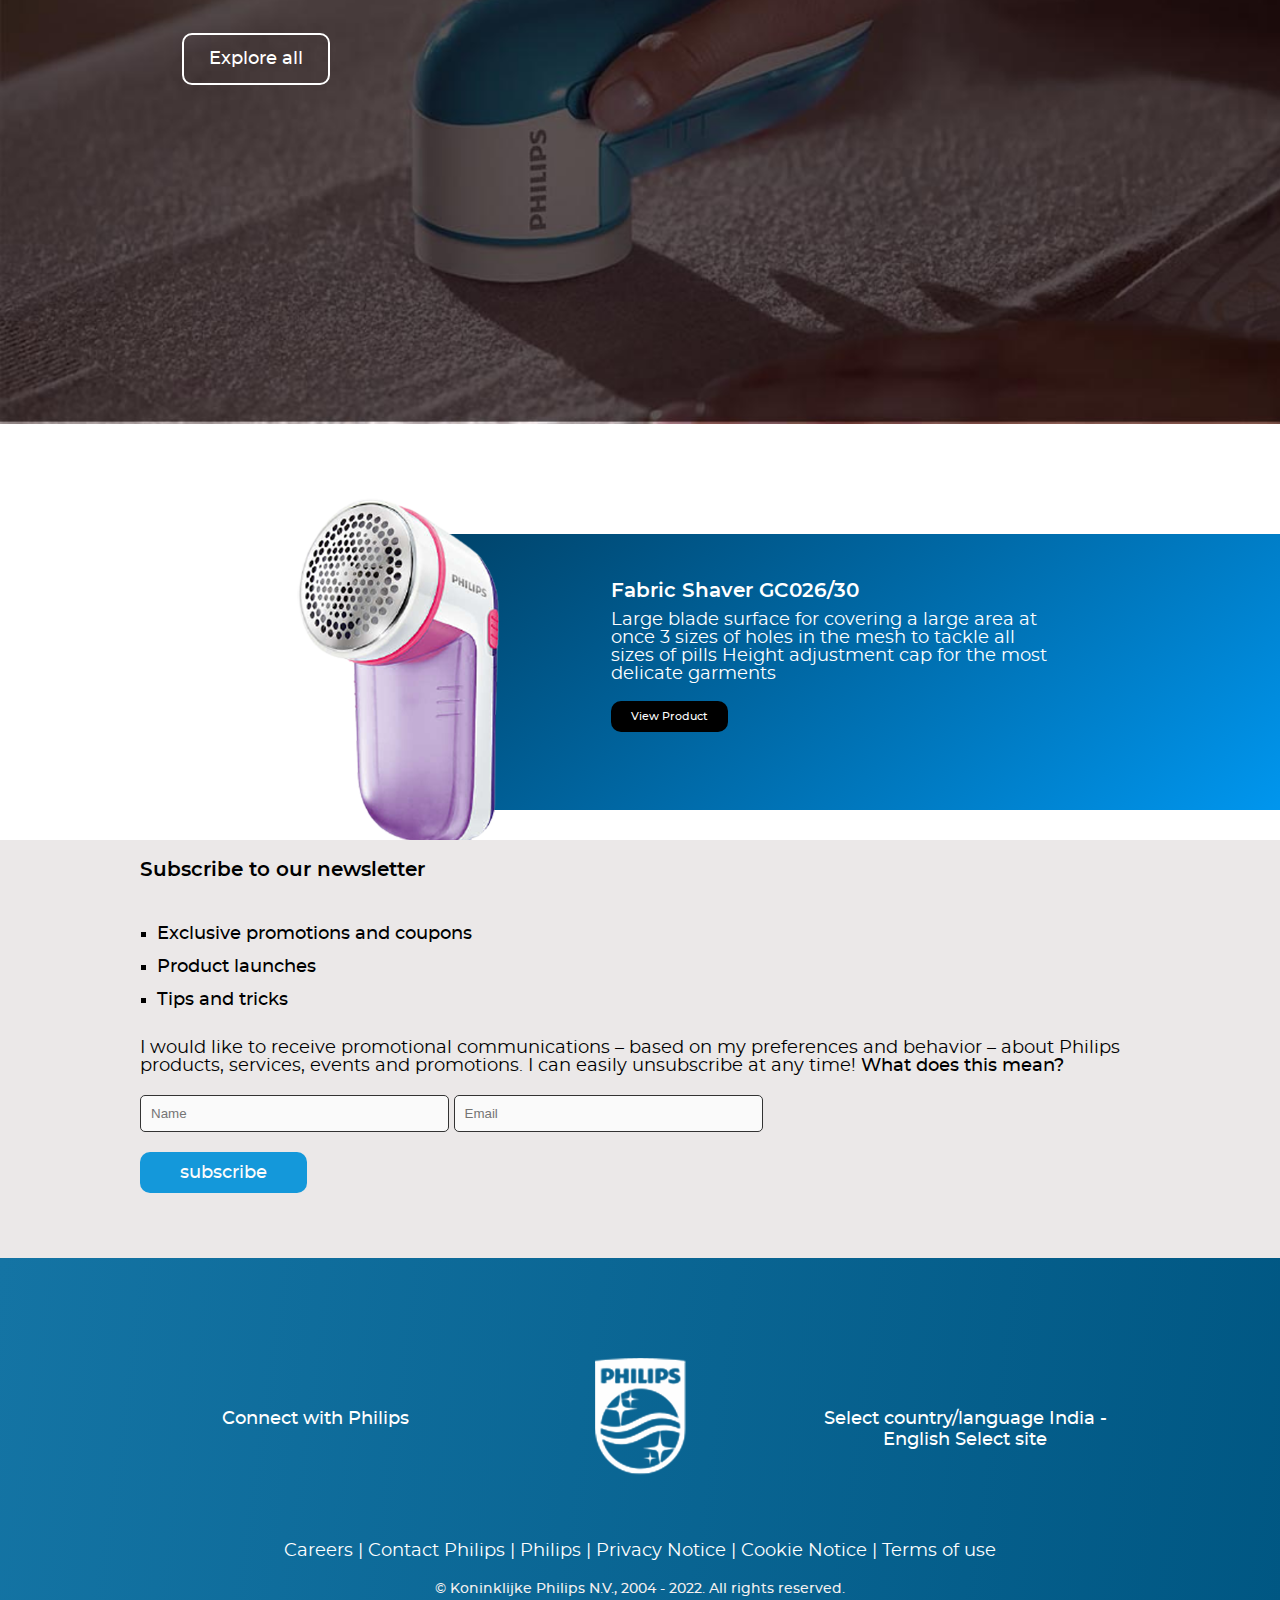
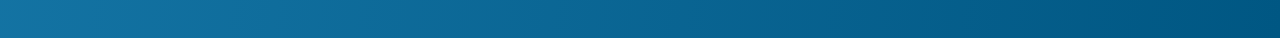
<file: iron.html>
<!doctype html>
<html>
<head>
<meta charset="utf-8">
<title>philipsiron</title>
<link href="css/fluid_grid.css" rel="stylesheet" type="text/css">
<link href="css/fontawesome.css" rel="stylesheet" type="text/css">
<link href="css/stylesheet.css" rel="stylesheet" type="text/css">
</head>

<body><section class="wrapper topbar">
<div class="container_20">

<div class="grid_3"> 
<a href="index.html" class="logo"><img src="img/logo.jpg" alt="logo" /></a>
</div>

<div class="grid_08"> 

<div class="rgt">

<ul class="social">
<li id="gtp"><a href="index.html" class="active">Products</a>
	<ul class="indexnav">
	<li><a>accessories</a></li>
	<li><a>Lighting</a></li>
	<li><a>television</a></li>
	<li><a>Personal care</a></li>
	<li><a>helth</a></li>
	<li><a>Household</a></li></ul></li>
<li><a href="support.html">Support</a></li>
<li><a href="healthcare.html">Proffessional helthcare</a></li>
</ul></div></div>
	
<div class="grid_09"><div class="searchb">
<form><input type="text" placeholder="What are you looking for?" size="30px">
 <div class="imgnt"><img src="img/burg copy33.png" alt=""/></div><div class="brgr"><a href="#"><img src="img/burg copy55.png" alt=""/></a></div>
	</form></div></div></div>
</section>
	
<section class="wrapper ironbanner">
<div class="container_20">
<div class="bantext">
<h1>Effortless perfection  </h1><h3>for every garment</h3><span>The recognized leader in steam irons and garment steamers</span>
<p>
As the world’s leading brand in ironing and garment steamers, we know looking and feeling your best matters. And we know your time is precious. So, we develop innovative steam irons, dry irons and garment steamers to keep your clothes looking perfect in the fastest, most efficient ways possible.
</p></div></div></section>
	
	
	
	<section class="wrapper pplpatch"><div class="wrd"><h3>World’s #1 ironing brand*</h3><p>As the leading brand in steam iron sales worldwide, Philips is a name you can trust.
*Source: Euromonitor International Ltd; per irons category definition; retail volume sales in units, 2020 data.</p></div>
		<div class="inn"><h3>
Innovative technologies
</h3><p>
Innovative solutions keep all your ironing fast and efficient — with our exclusive OptimalTEMP technology, iron any fabric from jeans to silk without having to adjust the temperature. 
</p></div>
	<div class="wrd1"><h3>Award-winning solutions</h3><p>
Our Philips steam irons and standing garment steamers are recognized around the world for their superior design and performance.
</p></div></section>
	
	
<section class="wrapper dryiron"><div class="bantxt"><h3>Philips Dry Irons 
</h3><span>Highly durable,
Easy to use</span><p>Easy to use dry irons that make ironing comfortable. Philips dry irons bring you good ironing results with uniform heating and better gliding with high quality soleplates.</p><p>Precision-tip soleplate and button grooves help reach tricky areas, and temperature light clearly shows when the iron is ready to use.</p></div>
  <a href="#">Explore all</a></section>
	
	<section class="wrapper irn1">
	<div class="hueacc"><img src="img/iron1.png" alt=""/>
		<div class="bluepatch">
<h3>Dry iron GC103/02</h3><p>

Lightweight, quality iron

100% aluminium soleplate for uniform heating
Pointed tip for ironing tricky areas
750 Watt for faster heating    
  </p>
		<a href="#">
View Product </a></div></div>
    </section>
	
	
<section class="wrapper irn">
	<div class="hueacc1"><img src="img/iron2.png" alt=""/>
		<div class="bluepatch1">
<h3>Dry iron GC103/02
</h3><p>

Lightweight, quality iron

100% aluminium soleplate for uniform heating
Pointed tip for ironing tricky areas
750 Watt for faster heating  

  </p><a href="#">
  View Product </a></div></div></section>
	
	<section class="wrapper irnacc"><div class="bantxt"><h3>Fabric Shaver GC026/30 
</h3><span>Large blade surface for covering a large area at once</span><p>3 sizes of holes in the mesh to tackle all sizes of pills
Height adjustment cap for the most delicate garment</p></div>
  <a href="#">Explore all</a></section>
	
	<section class="wrapper irn2">
	<div class="hueacc"><img src="img/iron6.png" alt=""/>
		<div class="bluepatch">
<h3>Fabric Shaver GC026/30</h3><p>

Large blade surface for covering a large area at once

3 sizes of holes in the mesh to tackle all sizes of pills
Height adjustment cap for the most delicate garments    
  </p>
		<a href="#">
View Product </a></div></div>
    </section>
	
	
	<section class="wrapper contct">
	<div class="container_20">
	  <h3>Subscribe  to our newsletter</h3>
	  <ul class="prmtn">
<li><a>Exclusive promotions and coupons
	</a></li>
<li><a>Product launches</a></li>
<li><a>Tips and tricks</a></li>
</ul>
		<p>I would like to receive promotional communications – based on my preferences and behavior – about Philips products, services, events and promotions. I can easily unsubscribe at any time!   <a href="#">What does this mean?</a></p>
		<form><input type="text" placeholder="Name">
		<input type="email" placeholder="Email"></form>
		
	<div class="btn"><a href="#"> subscribe</a>
	</div>
		
		</div></section>
	<section class="wrapper footer">
<div class="container_20 foot1">
		<div class="grid_7"><div class="footertxt">
			<a>Connect with Philips
    </a></div></div>
	
	
		
  <div class="grid_6"><div class="footerimg">
	<img src="img/Untitled-1.png" alt=""/></div></div>
		
	<div class="grid_7"><div class="footertxt1">
			<a>Select country/language India - English 
Select site 
    </a></div></div></div>
	
	<div class="container_20 foot2">
		<div class="grid_20">
		
<div class="footertext2"><span>Careers |  Contact Philips | Philips | Privacy Notice | Cookie Notice | Terms of use</span><br><div class="cr">
			<a>© Koninklijke Philips N.V., 2004 - 2022. All rights reserved.</a></div></div></div></div></section>
	<div class="gtpbtn"><a href="#gtp"><img src="img/burg copy6565.png" alt=""/></a></div>
</body>
</html>
</file>
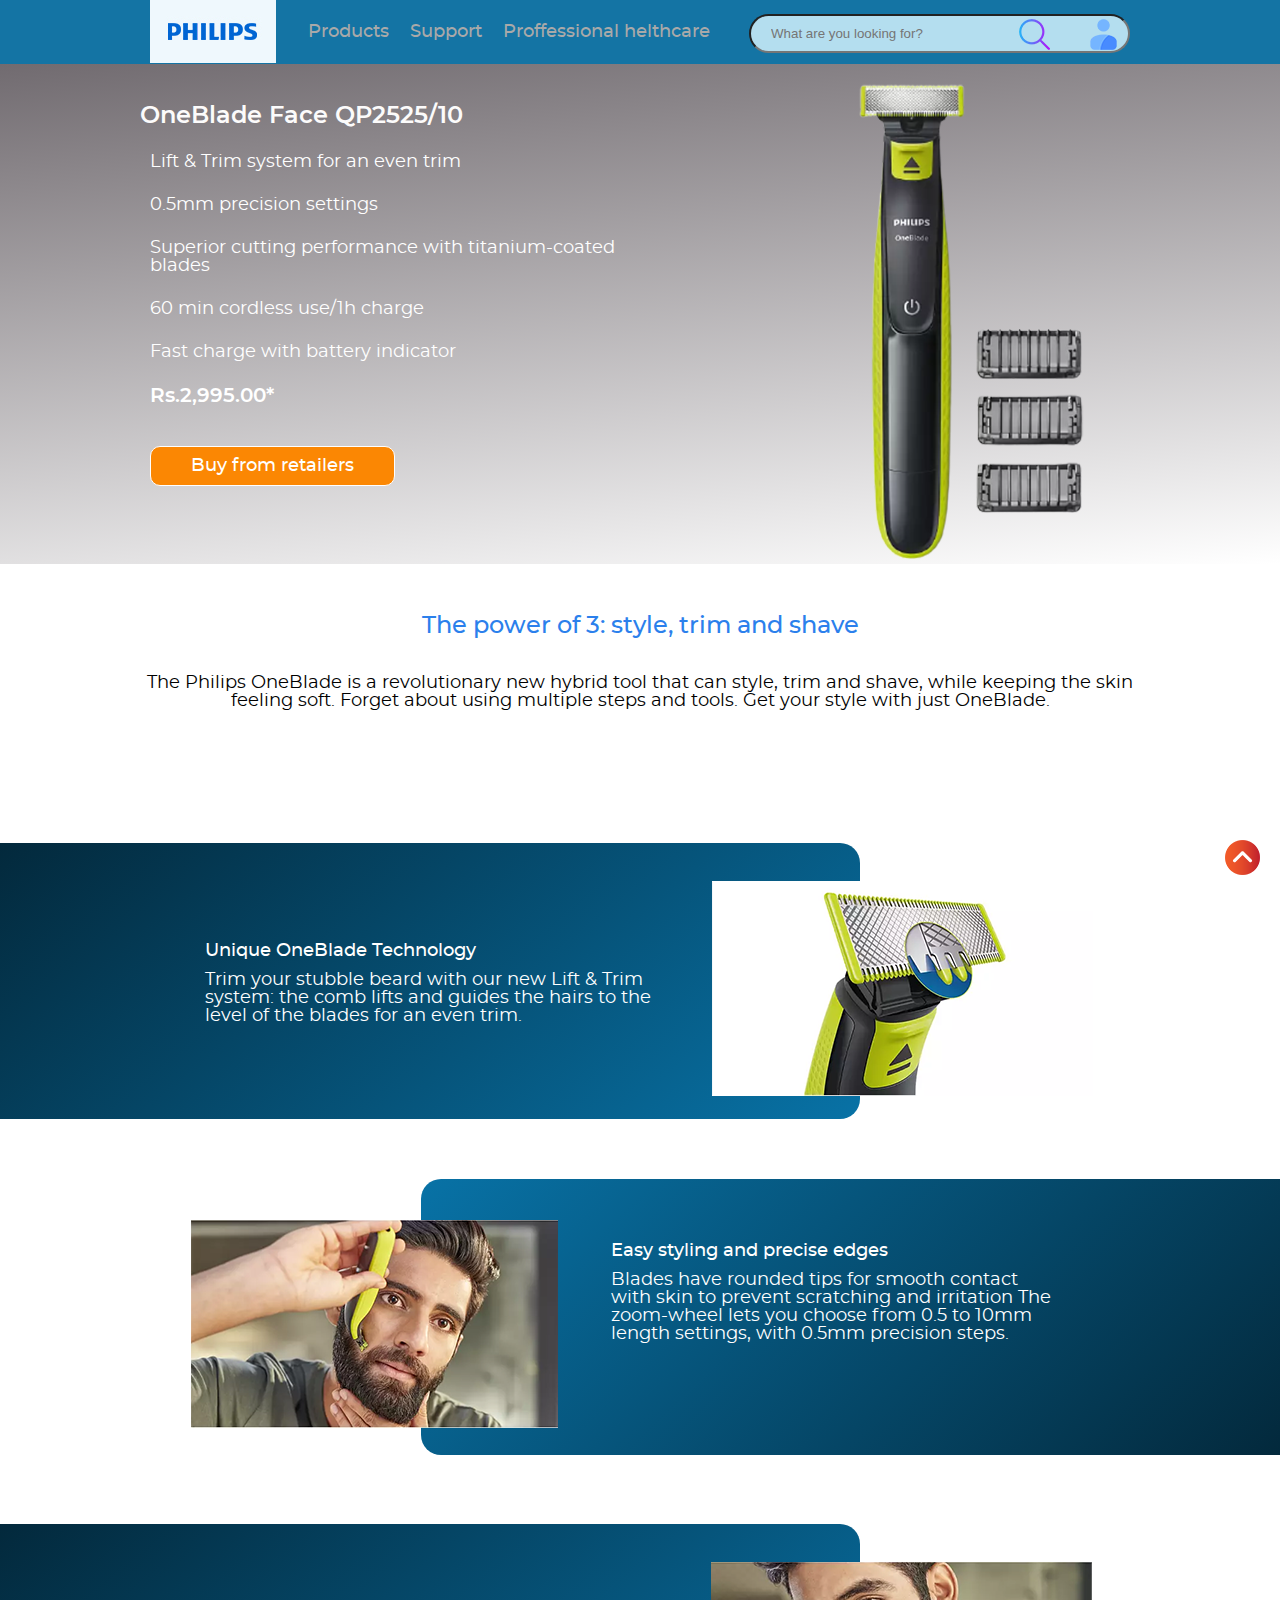
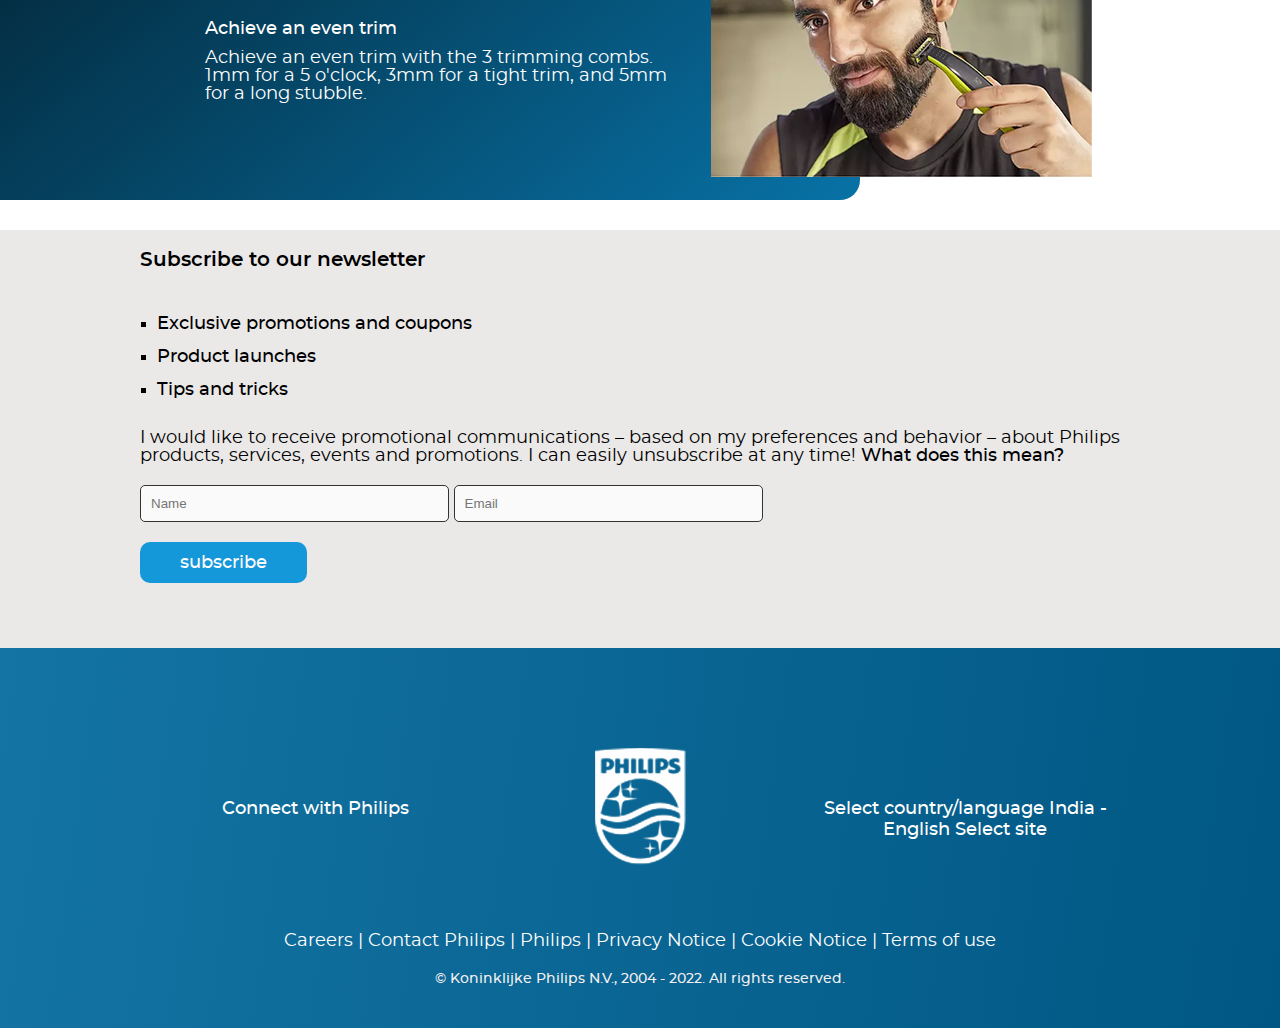
<file: oneblade.html>
<!doctype html>
<html>
<head>
<meta charset="utf-8">
<title>philips oneblade</title>
<link href="css/fluid_grid.css" rel="stylesheet" type="text/css">
<link href="css/fontawesome.css" rel="stylesheet" type="text/css">
<link href="css/stylesheet.css" rel="stylesheet" type="text/css">
</head>

<body>
	<section class="wrapper topbar">
<div class="container_20">

<div class="grid_3"> 
<a href="#" class="logo"><img src="img/logo.jpg" alt="logo" /></a>
</div>

<div class="grid_08"> 

<div class="rgt">

<ul class="social">
<li id="gtp"><a href="index.html">Products</a>
	<ul class="indexnav">
	<li><a href="accessories.html">Accessories</a></li>
	<li><a href="philipshue.html">Lighting</a></li>
	<li><a href="philipstv.html">Television</a></li>
	<li><a href="oneblade.html">Personal care</a></li>
	<li><a href="healthcare.html">Helth</a></li>
	<li><a href="airfry.html">Household</a></li></ul></li>
<li><a href="support.html">Support</a></li>
<li><a href="healthcare.html"
	   >Proffessional helthcare</a></li>
</ul></div></div>
	
<div class="grid_09"><div class="searchb">
<form><input type="text" placeholder="What are you looking for?" size="30px">
 <div class="imgnt"><img src="img/burg copy33.png" alt=""/></div><div class="brgr"><a href="#"><img src="img/burg copy55.png" alt=""/></a></div>
	</form></div></div></div>
</section>
	
<section class="wrapper bannerob">
<div class="container_20 ap1">
<div class="bantextair">
<h1>


OneBlade Face QP2525/10

 </h1>
</div> </div>
	
	<div class="container_20 ap2">
	<div class="grid_10"><ul class="bantextair2">
		<li>
Lift & Trim system for an even trim
</li>
		<li>0.5mm precision settings</li>
		<li>
Superior cutting performance with titanium-coated blades
</li>
		<li>60 min cordless use/1h charge</li>
		<li> Fast charge with battery indicator</li>
		<li><h3>Rs.2,995.00*</h3></li></ul>
		<a href="#">Buy from retailers</a>
	</div>
	  
	<div class="grid_10"><img src="img/oneblade.png" alt=""/></div></div></section>
	
	
	<section class="wrapper obtxt">
	<div class="container_20"><div class="smartlight"><a>The power of 3: style, trim and shave</a><p>The Philips OneBlade is a revolutionary new hybrid tool that can style, trim and shave, 
while keeping the skin feeling soft. Forget about using multiple steps and tools. 
Get your style with just OneBlade.  </p></div></div></section>
	
	
<section class="wrapper unic">
	<div class="hueacc1"><img src="img/ob1.png" alt=""/>
		<div class="bluepatch1">
<a>Unique OneBlade Technology

</a><p>

Trim your stubble beard with our new Lift & Trim system: the comb lifts and guides the hairs to the level of the blades for an even trim. 

  </p></div></div>
    </section>
	
	
	
<section class="wrapper esy">
	<div class="hueacc"><img src="img/ob2.png" alt=""/>
		<div class="bluepatch">
<a>Easy styling and precise edges</a><p>

Blades have rounded tips for smooth contact with skin to prevent scratching and irritation 
The zoom-wheel lets you choose from 0.5 to 10mm length settings, with 0.5mm precision steps.     
  </p></div></div>
    </section>
	
<section class="wrapper ach">
	<div class="hueacc1"><img src="img/ob3.png" alt=""/>
		<div class="bluepatch1">
<a>Achieve an even trim

</a><p>

Achieve an even trim with the 3 trimming combs. 1mm for a 5 o'clock, 3mm for a tight trim, and 5mm for a long stubble.   

  </p></div></div>
    </section>	
	
	
	<section class="wrapper contct">
	<div class="container_20">
	  <h3>Subscribe  to our newsletter</h3>
	  <ul class="prmtn">
<li><a>Exclusive promotions and coupons
	</a></li>
<li><a>Product launches</a></li>
<li><a>Tips and tricks</a></li>
</ul>
		<p>I would like to receive promotional communications – based on my preferences and behavior – about Philips products, services, events and promotions. I can easily unsubscribe at any time!   <a href="#">What does this mean?</a></p>
		<form><input type="text" placeholder="Name">
		<input type="email" placeholder="Email"></form>
		
	<div class="btn"><a href="#"> subscribe</a>
	</div>
		
		</div></section>
	<section class="wrapper footer">
<div class="container_20 foot1">
		<div class="grid_7"><div class="footertxt">
			<a>Connect with Philips
    </a></div></div>
	
	
		
  <div class="grid_6"><div class="footerimg">
	<img src="img/Untitled-1.png" alt=""/></div></div>
		
	<div class="grid_7"><div class="footertxt1">
			<a>Select country/language India - English 
Select site 
    </a></div></div></div>
	
	<div class="container_20 foot2">
		<div class="grid_20">
		
<div class="footertext2"><span>Careers |  Contact Philips | Philips | Privacy Notice | Cookie Notice | Terms of use</span><br><div class="cr">
			<a>© Koninklijke Philips N.V., 2004 - 2022. All rights reserved.</a></div></div></div></div></section>
	
	<div class="gtpbtn"><a href="#gtp"><img src="img/burg copy6565.png" alt=""/></a></div>
</body>
</html>
</file>
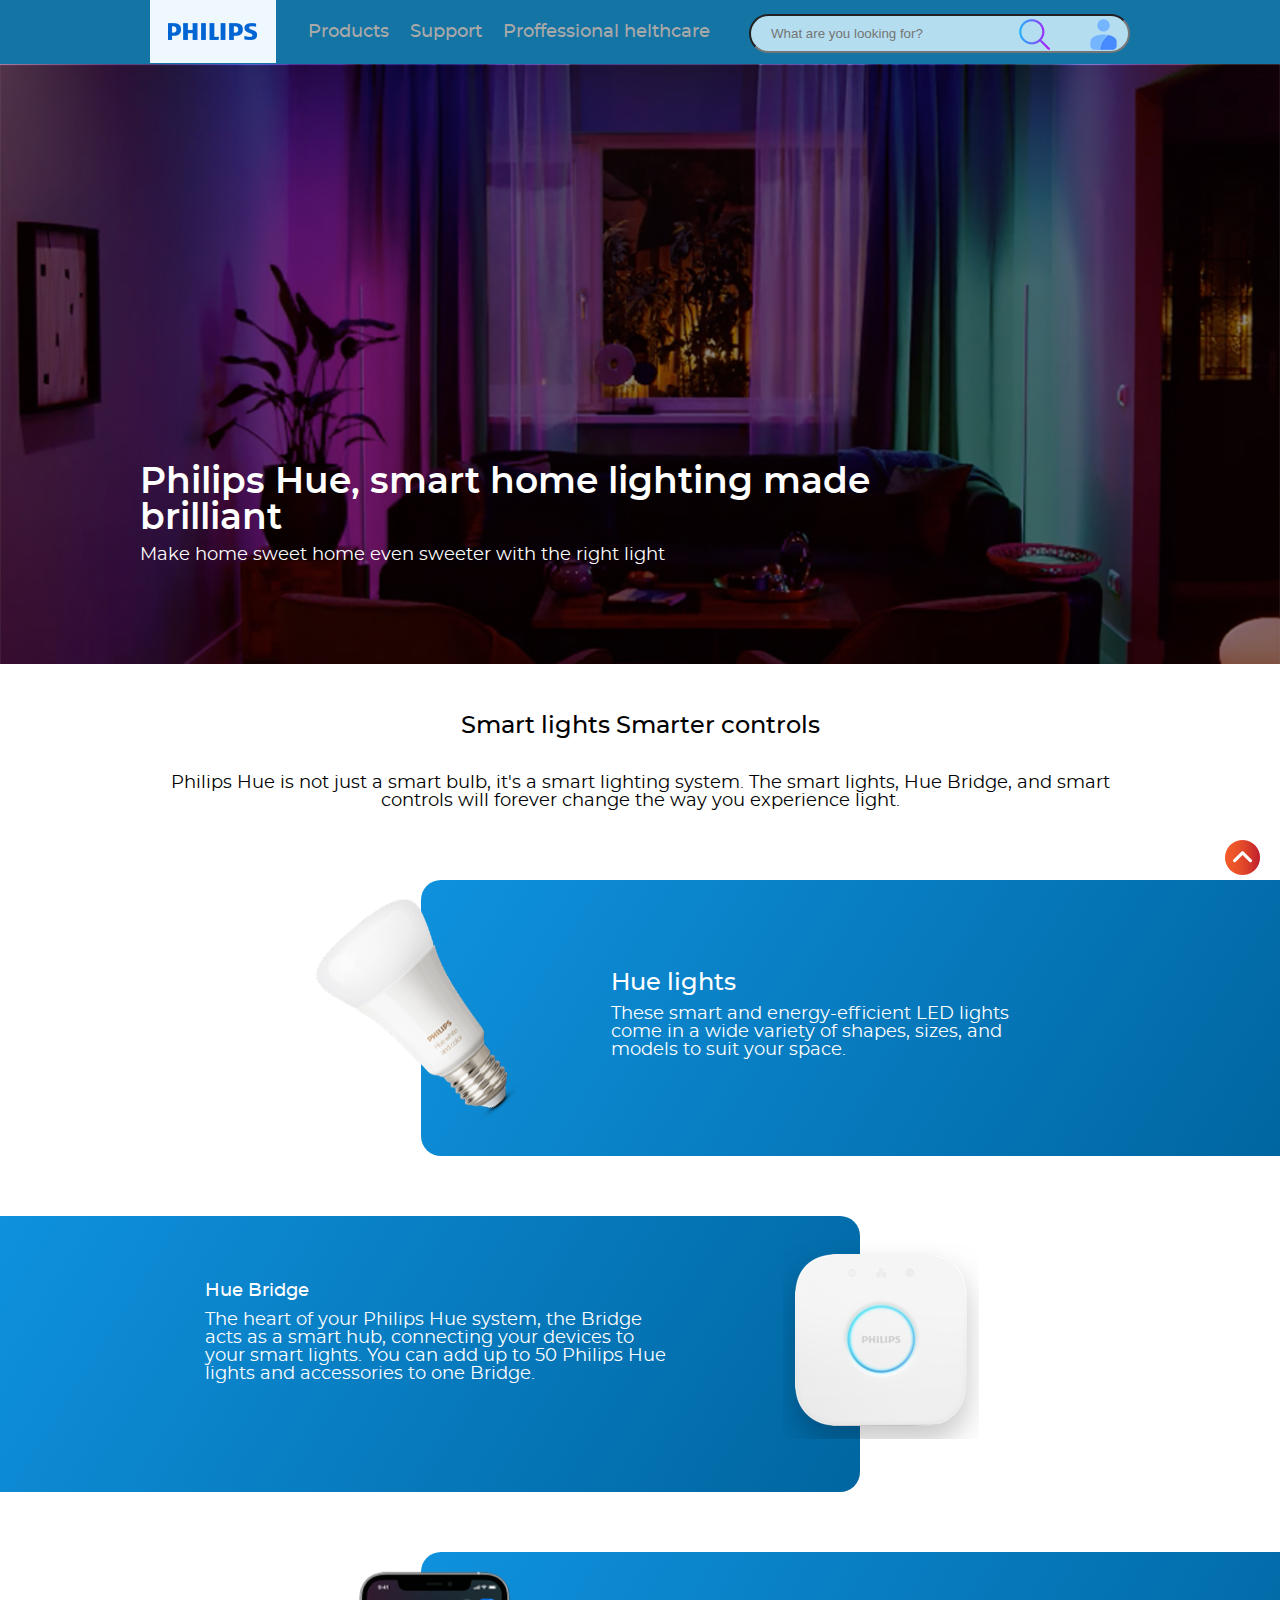
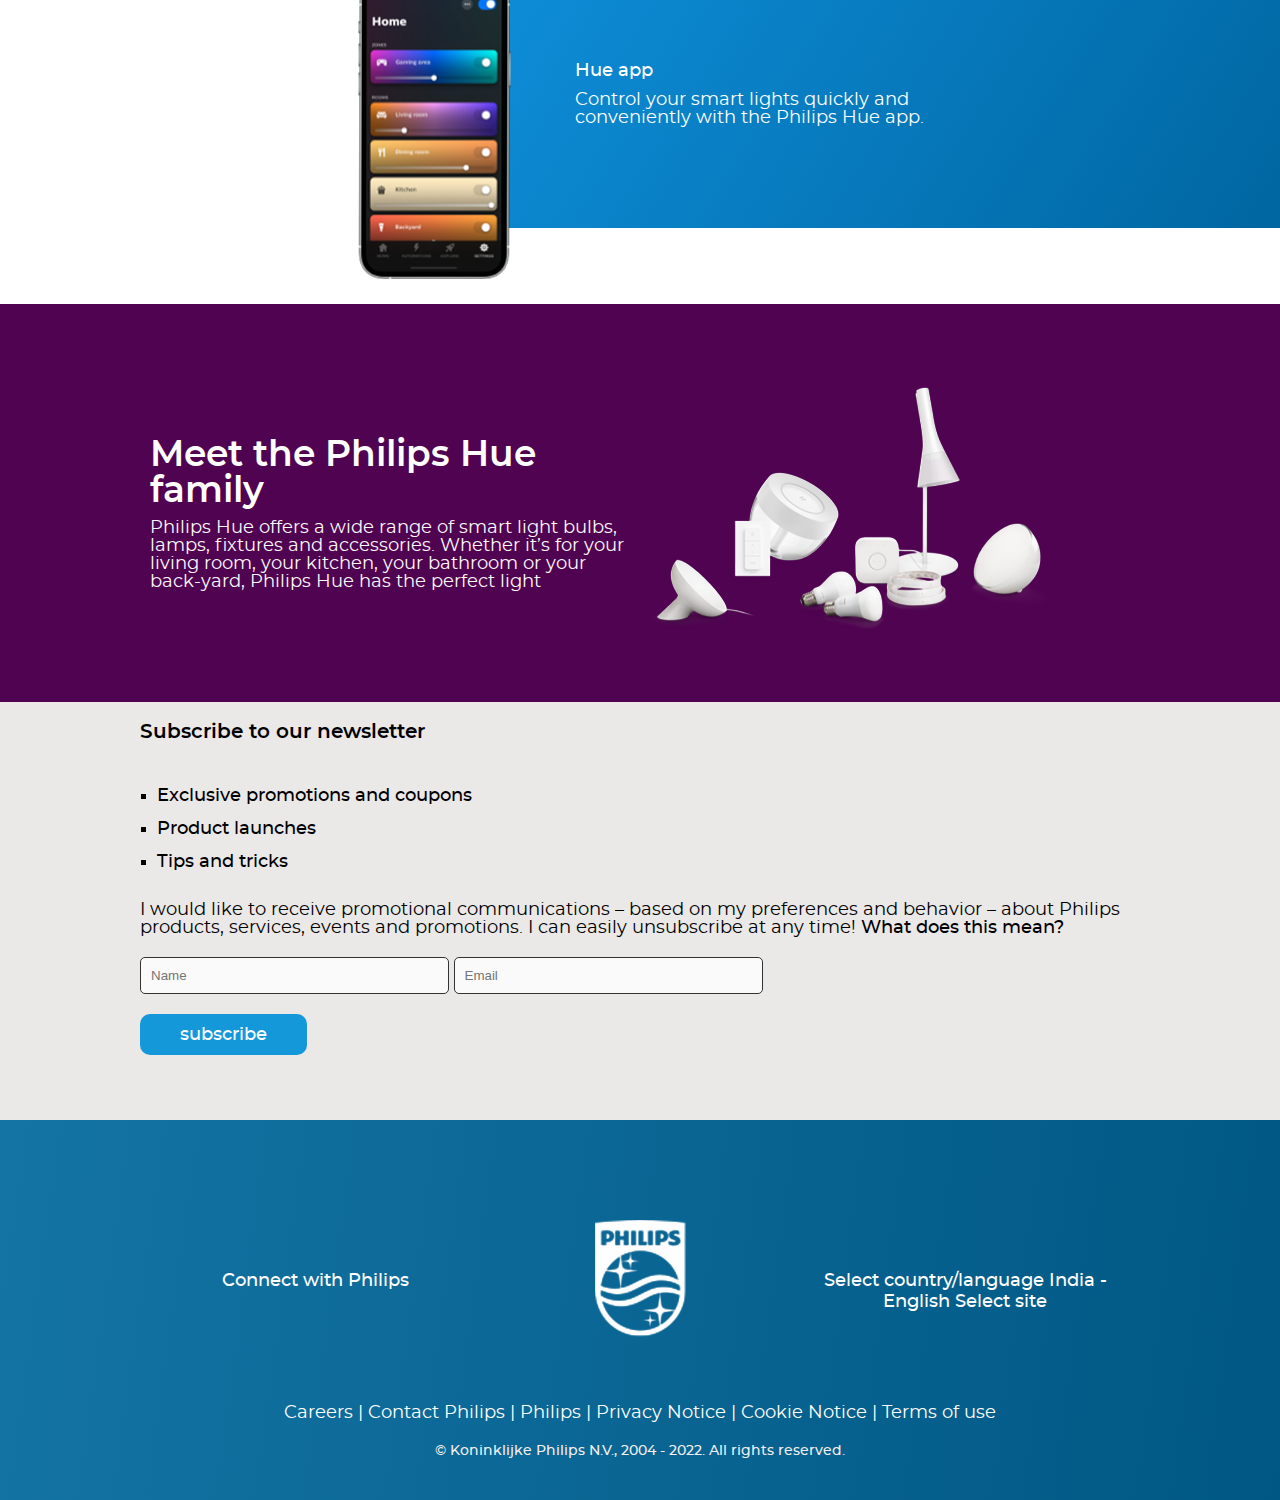
<file: philipshue.html>
<!doctype html>
<html>
<head>
<meta charset="utf-8">
<title>philipshue</title>
<link href="css/fluid_grid.css" rel="stylesheet" type="text/css">
<link href="css/fontawesome.css" rel="stylesheet" type="text/css">
<link href="css/stylesheet.css" rel="stylesheet" type="text/css">
</head>

<body><section class="wrapper topbar">
<div class="container_20">

<div class="grid_3"> 
<a href="#" class="logo"><img src="img/logo.jpg" alt="logo" /></a>
</div>

<div class="grid_08"> 

<div class="rgt">

<ul class="social">
<li id="gtp"><a href="index.html">Products</a>
	<ul class="indexnav">
	<li><a href="accessories.html">Accessories</a></li>
	<li><a href="philipshue.html">Lighting</a></li>
	<li><a href="philipstv.html">Television</a></li>
	<li><a href="oneblade.html">Personal care</a></li>
	<li><a href="healthcare.html">Helth</a></li>
	<li><a href="airfry.html">Household</a></li></ul></li>
<li><a href="support.html">Support</a></li>
<li><a href="healthcare.html">Proffessional helthcare</a></li>
</ul></div></div>
	
<div class="grid_09"><div class="searchb">
<form><input type="text" placeholder="What are you looking for?" size="30px">
 <div class="imgnt"><img src="img/burg copy33.png" alt=""/></div><div class="brgr"><a href="#"><img src="img/burg copy55.png" alt=""/></a></div>
	</form></div></div></div>
</section>
	
<section class="wrapper bannerhue">
<div class="container_20">
<div class="bantext">
<h1>Philips Hue, smart home lighting made brilliant  </h1>
<p>
Make home sweet home even sweeter with the right light</p></div></div></section>
	
<section class="wrapper huetxt">
	<div class="container_20"><div class="smartlight"><a>Smart lights Smarter controls</a><p>Philips Hue is not just a smart bulb, it's a smart lighting system. The smart lights, Hue Bridge, and smart controls will forever change the way you experience light.</p></div></div></section>
	
	
	
	
	<section class="wrapper acc">
	<div class="hueacc"><img src="img/led.png" alt=""/>
		<div class="bluepatch">
<a>Hue lights</a><p>

These smart and energy-efficient LED lights come in a wide variety of shapes, sizes, and models to suit your space.
	</p></div></div>
    </section>
	
	
	<section class="wrapper acc1">
	<div class="hueacc1"><img src="img/huehue.png" alt=""/>
		<div class="bluepatch1">
<a>Hue Bridge</a><p>

The heart of your Philips Hue system, the Bridge acts as a smart hub, connecting your devices to your smart lights. You can add up to 50 Philips Hue lights and accessories to one Bridge.
	</p></div></div>
    </section>
	
	
	<section class="wrapper acc2">
	<div class="hueacc2"><img src="img/hue app.png" alt=""/>
		<div class="bluepatch2">
<a>Hue app</a><p>

Control your smart lights quickly and conveniently with the Philips Hue app.

	</p></div></div>
    </section>
	
	
<section class="wrapper ppl">
	<div class="container_20"><div class="grid_10"><h1>Meet the Philips Hue family</h1><p>Philips Hue offers a wide range of smart light bulbs, lamps, fixtures and accessories. Whether it’s for your living room, your kitchen, your bathroom or your back-yard, Philips Hue has the perfect light</p></div>
	<div class="grid_10"><img src="img/ledfam.png" alt=""/></div></div></section>
	
	
	<section class="wrapper contct">
	<div class="container_20">
	  <h3>Subscribe  to our newsletter</h3>
	  <ul class="prmtn">
<li><a>Exclusive promotions and coupons
	</a></li>
<li><a>Product launches</a></li>
<li><a>Tips and tricks</a></li>
</ul>
		<p>I would like to receive promotional communications – based on my preferences and behavior – about Philips products, services, events and promotions. I can easily unsubscribe at any time!   <a href="#">What does this mean?</a></p>
		<form><input type="text" placeholder="Name">
		<input type="email" placeholder="Email"></form>
		
	<div class="btn"><a href="#"> subscribe</a>
	</div>
		
		</div></section>
	<section class="wrapper footer">
<div class="container_20 foot1">
		<div class="grid_7"><div class="footertxt">
			<a>Connect with Philips
    </a></div></div>
	
	
		
  <div class="grid_6"><div class="footerimg">
	<img src="img/Untitled-1.png" alt=""/></div></div>
		
	<div class="grid_7"><div class="footertxt1">
			<a>Select country/language India - English 
Select site 
    </a></div></div></div>
	
	<div class="container_20 foot2">
		<div class="grid_20">
		
<div class="footertext2"><span>Careers |  Contact Philips | Philips | Privacy Notice | Cookie Notice | Terms of use</span><br><div class="cr">
			<a>© Koninklijke Philips N.V., 2004 - 2022. All rights reserved.</a></div></div></div></div></section>
	<div class="gtpbtn"><a href="#gtp"><img src="img/burg copy6565.png" alt=""/></a></div>
	
	
</body>
</html>
</file>
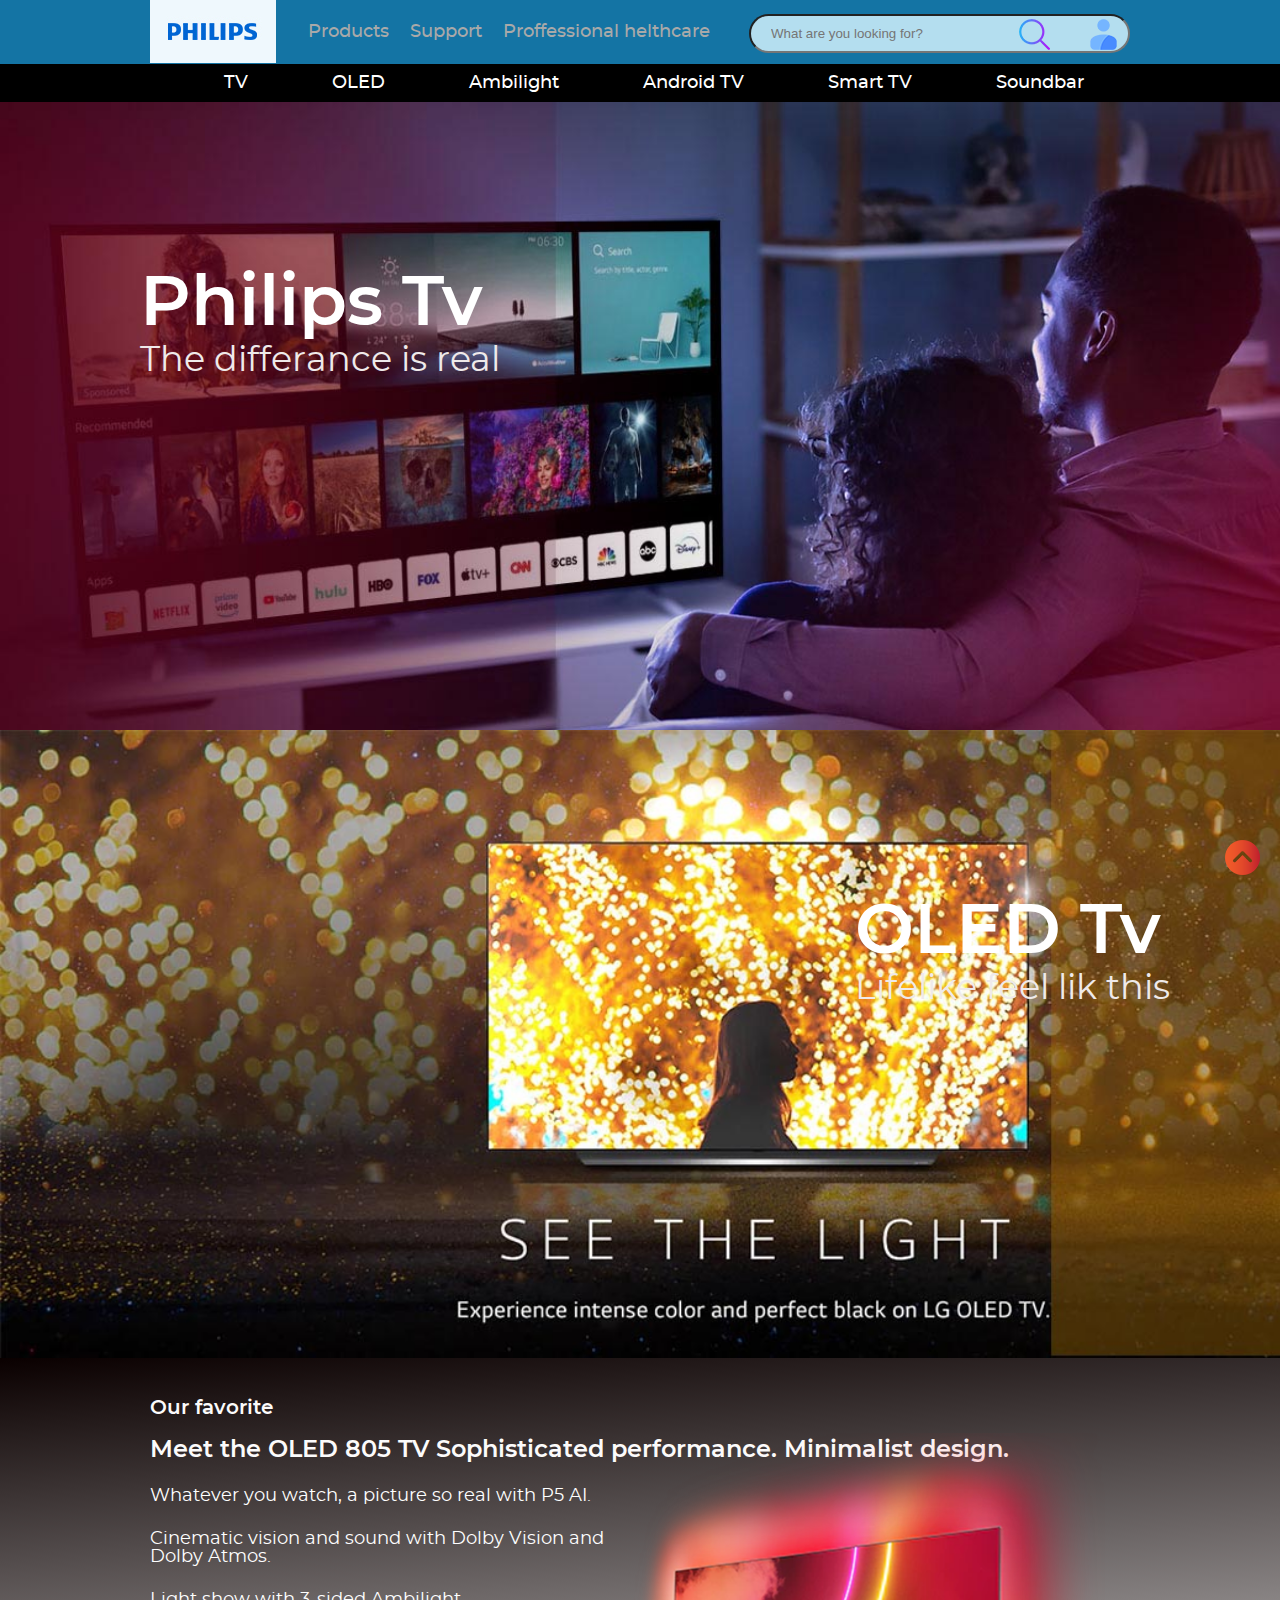
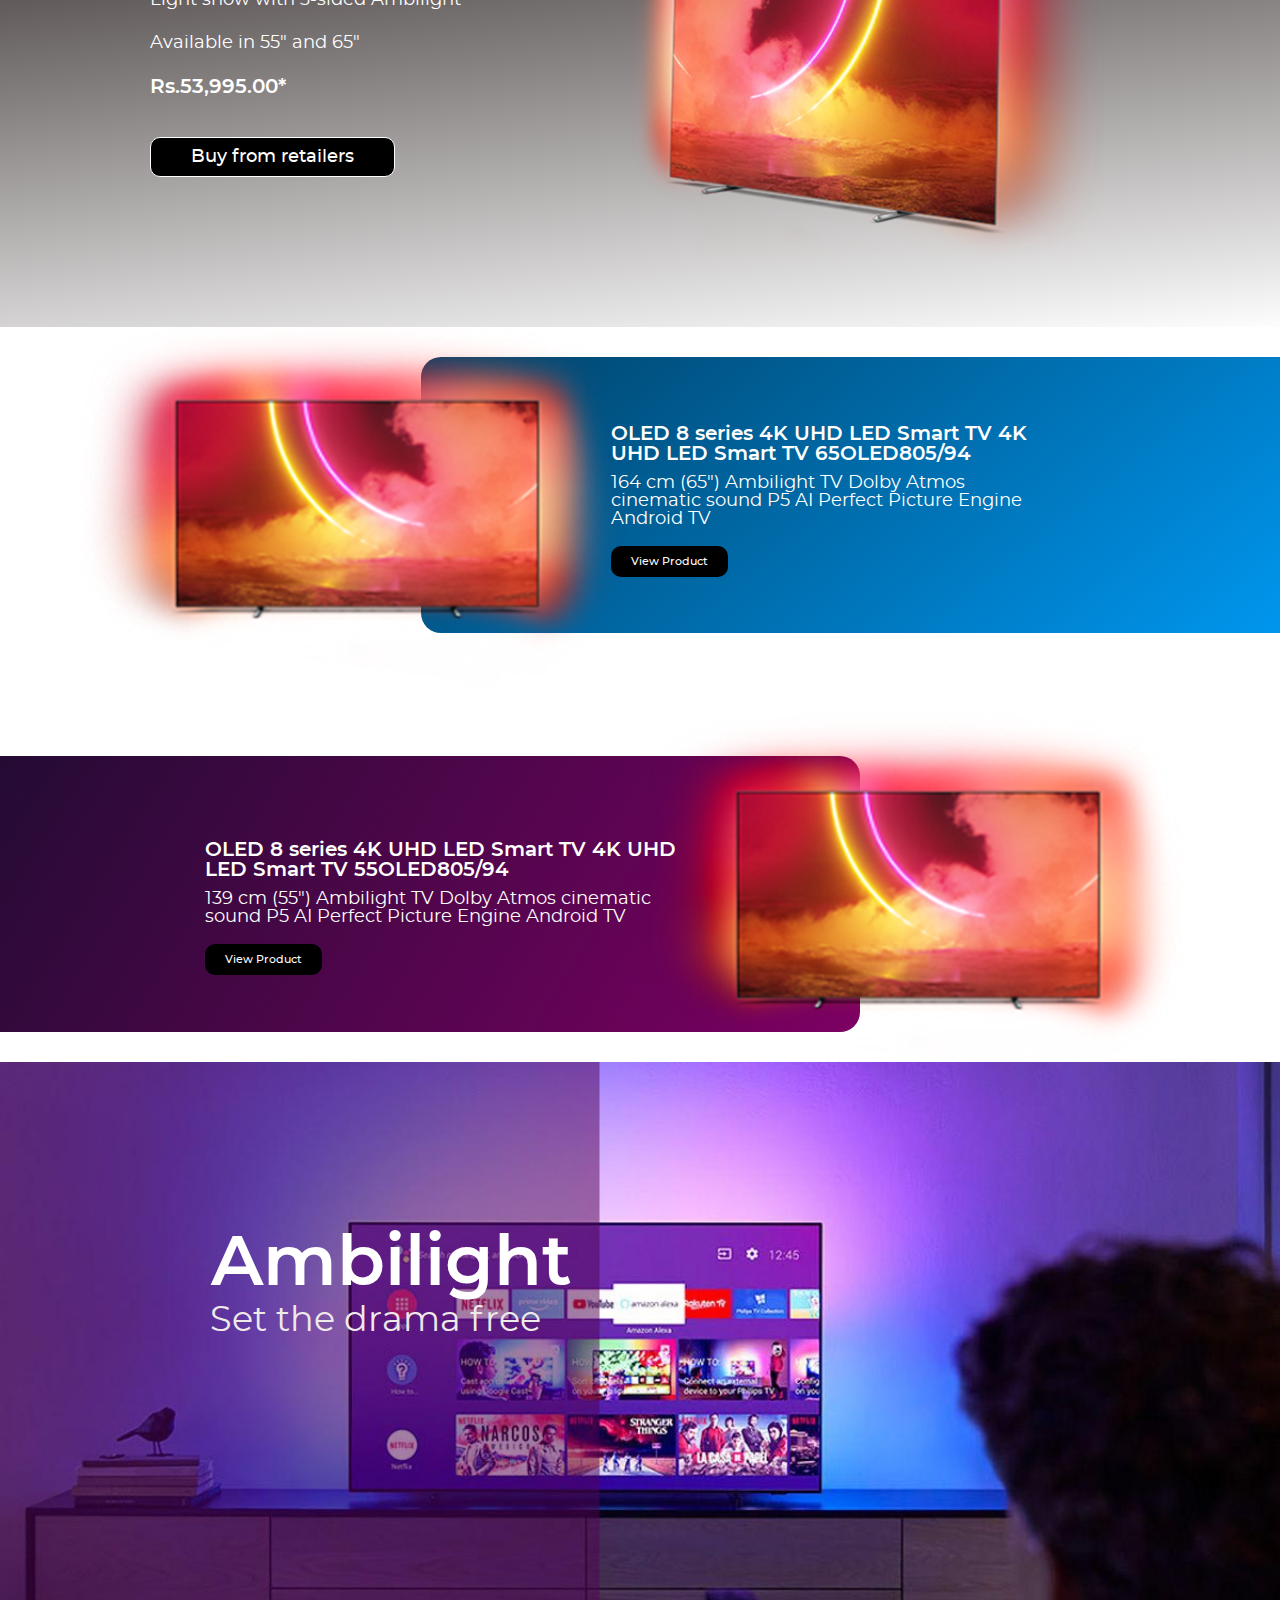
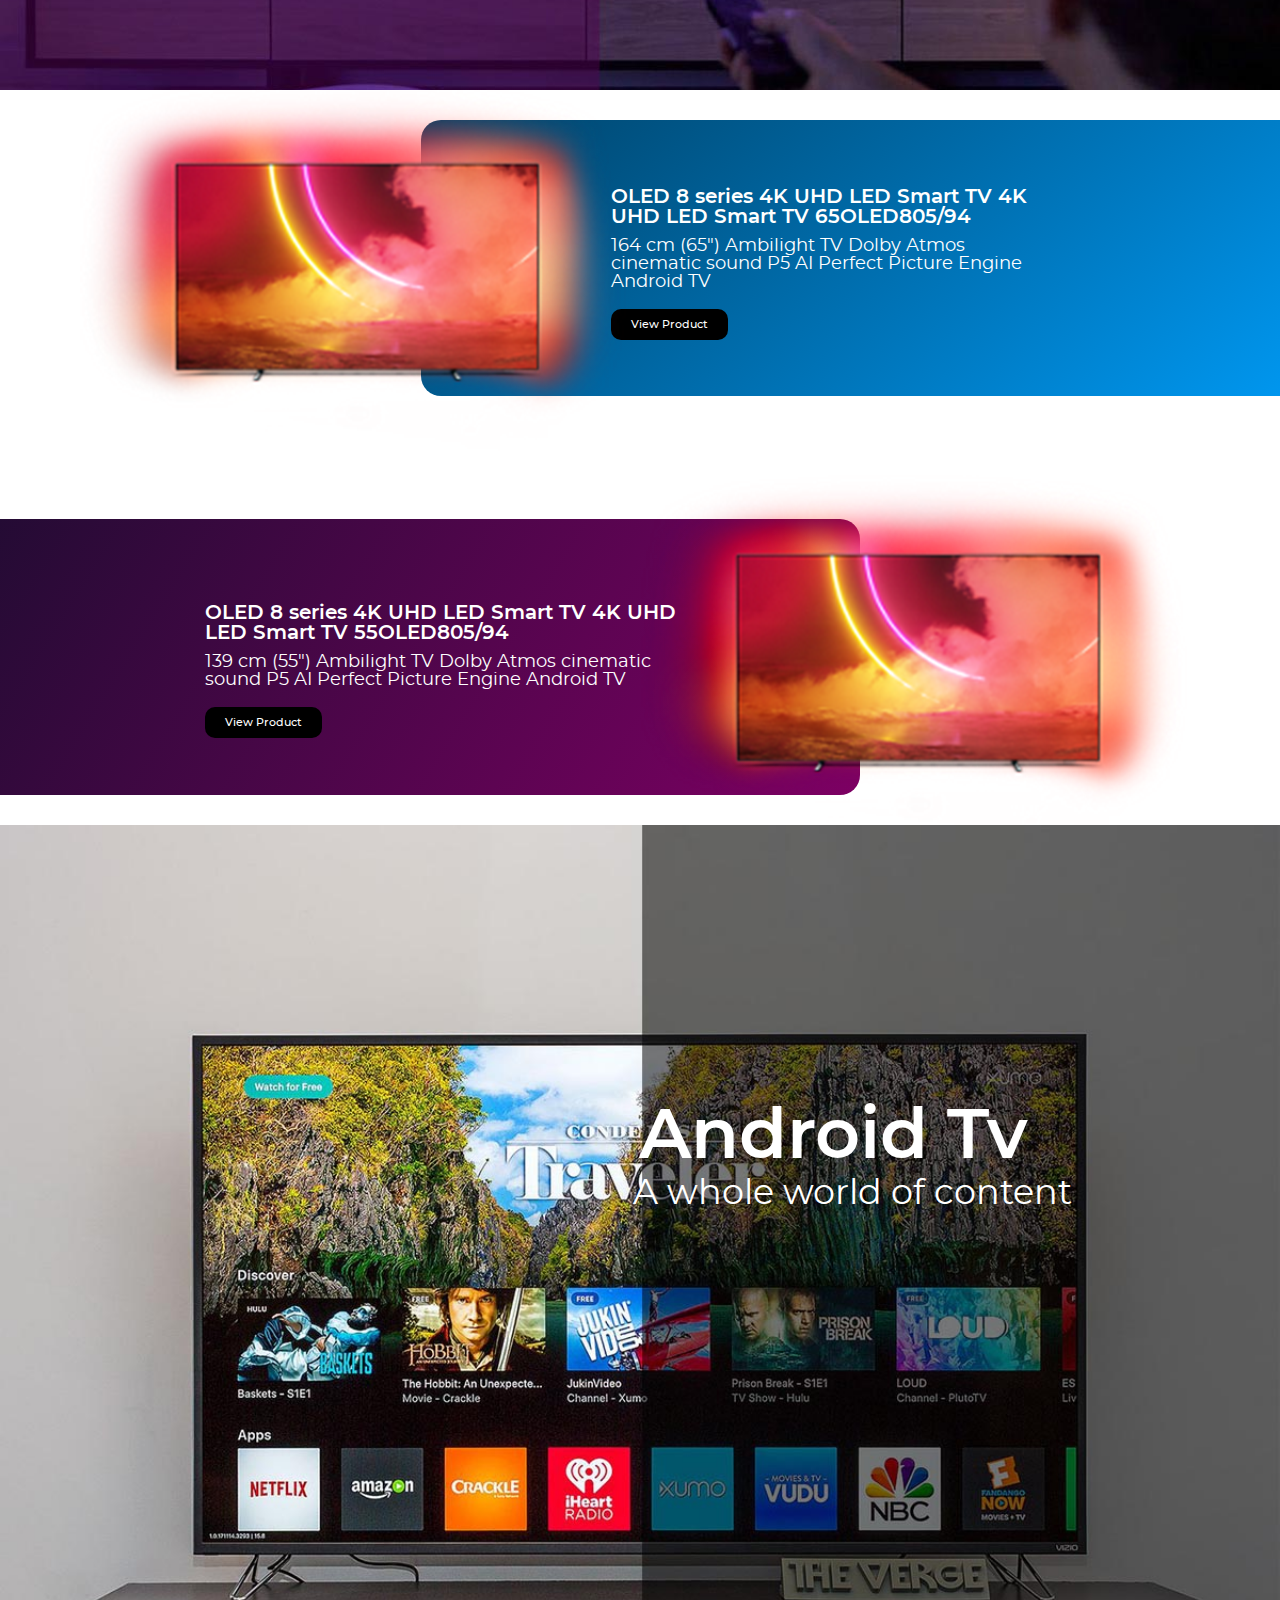
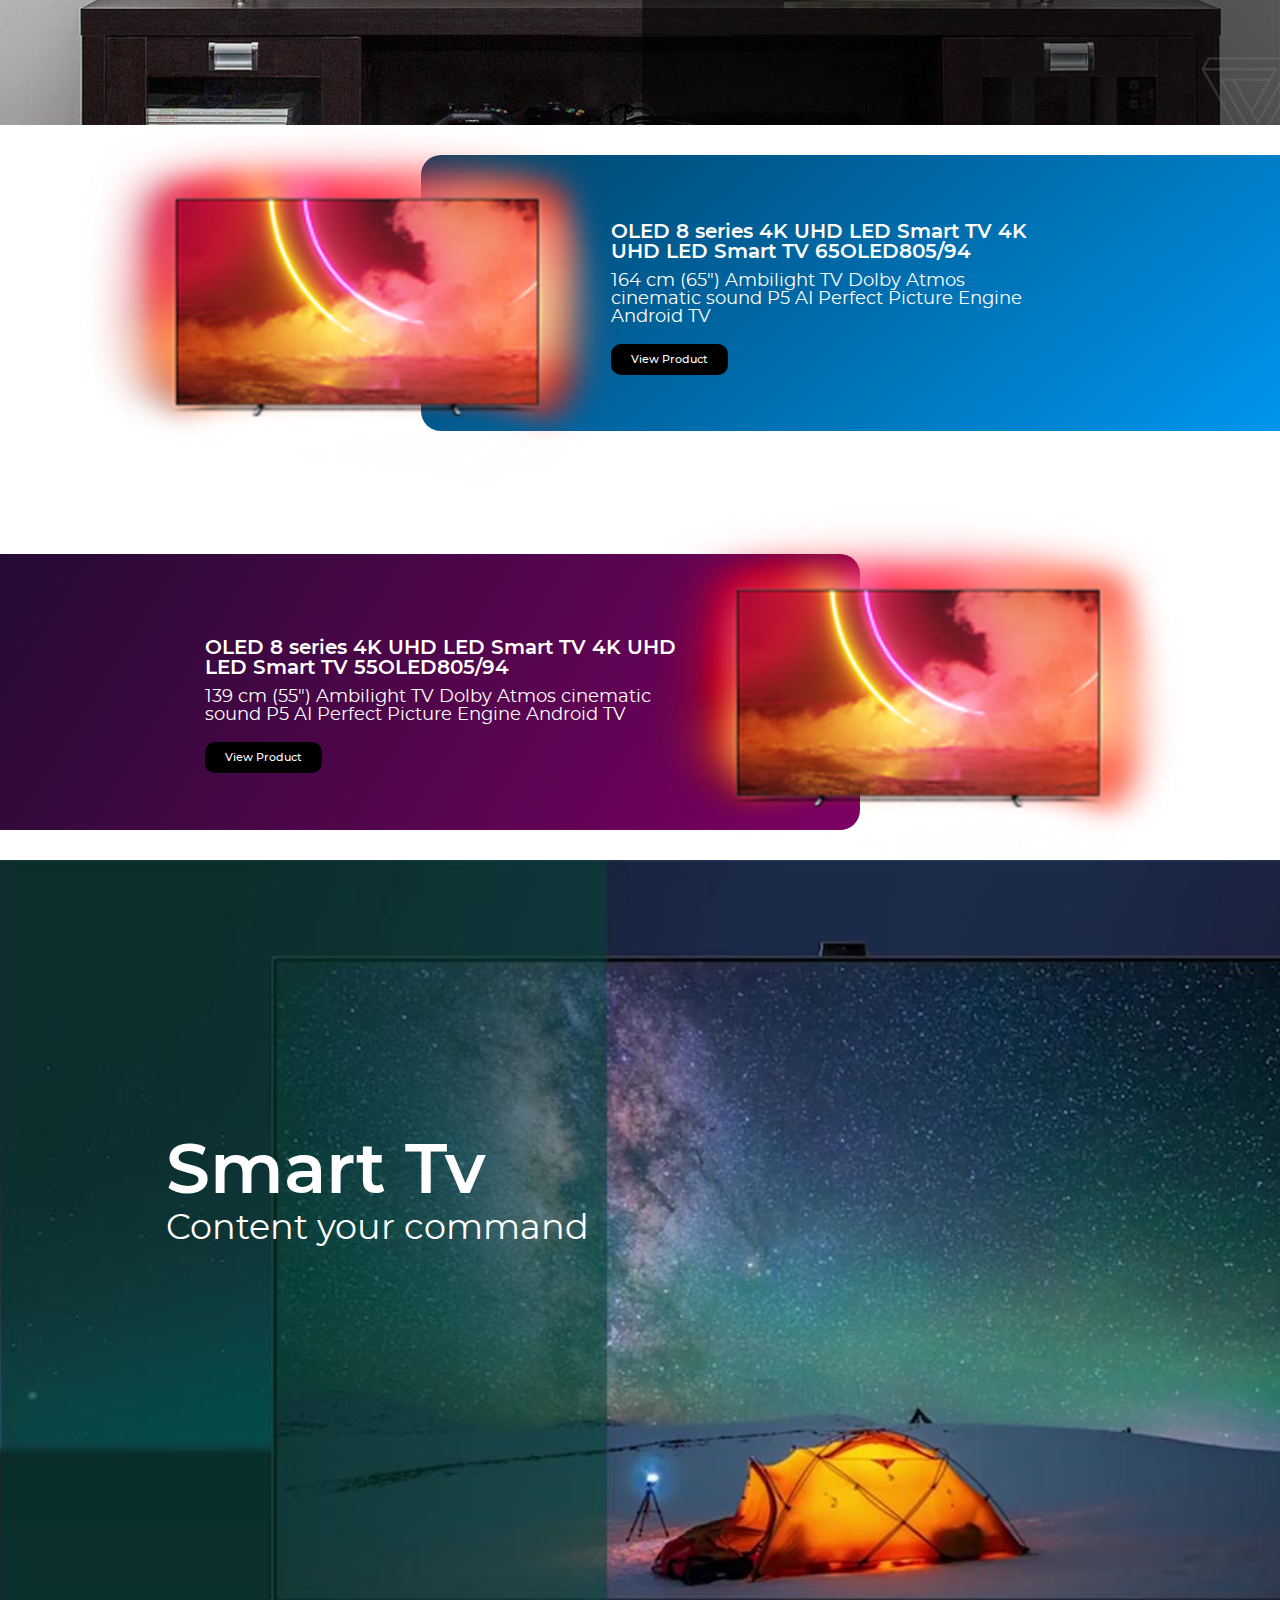
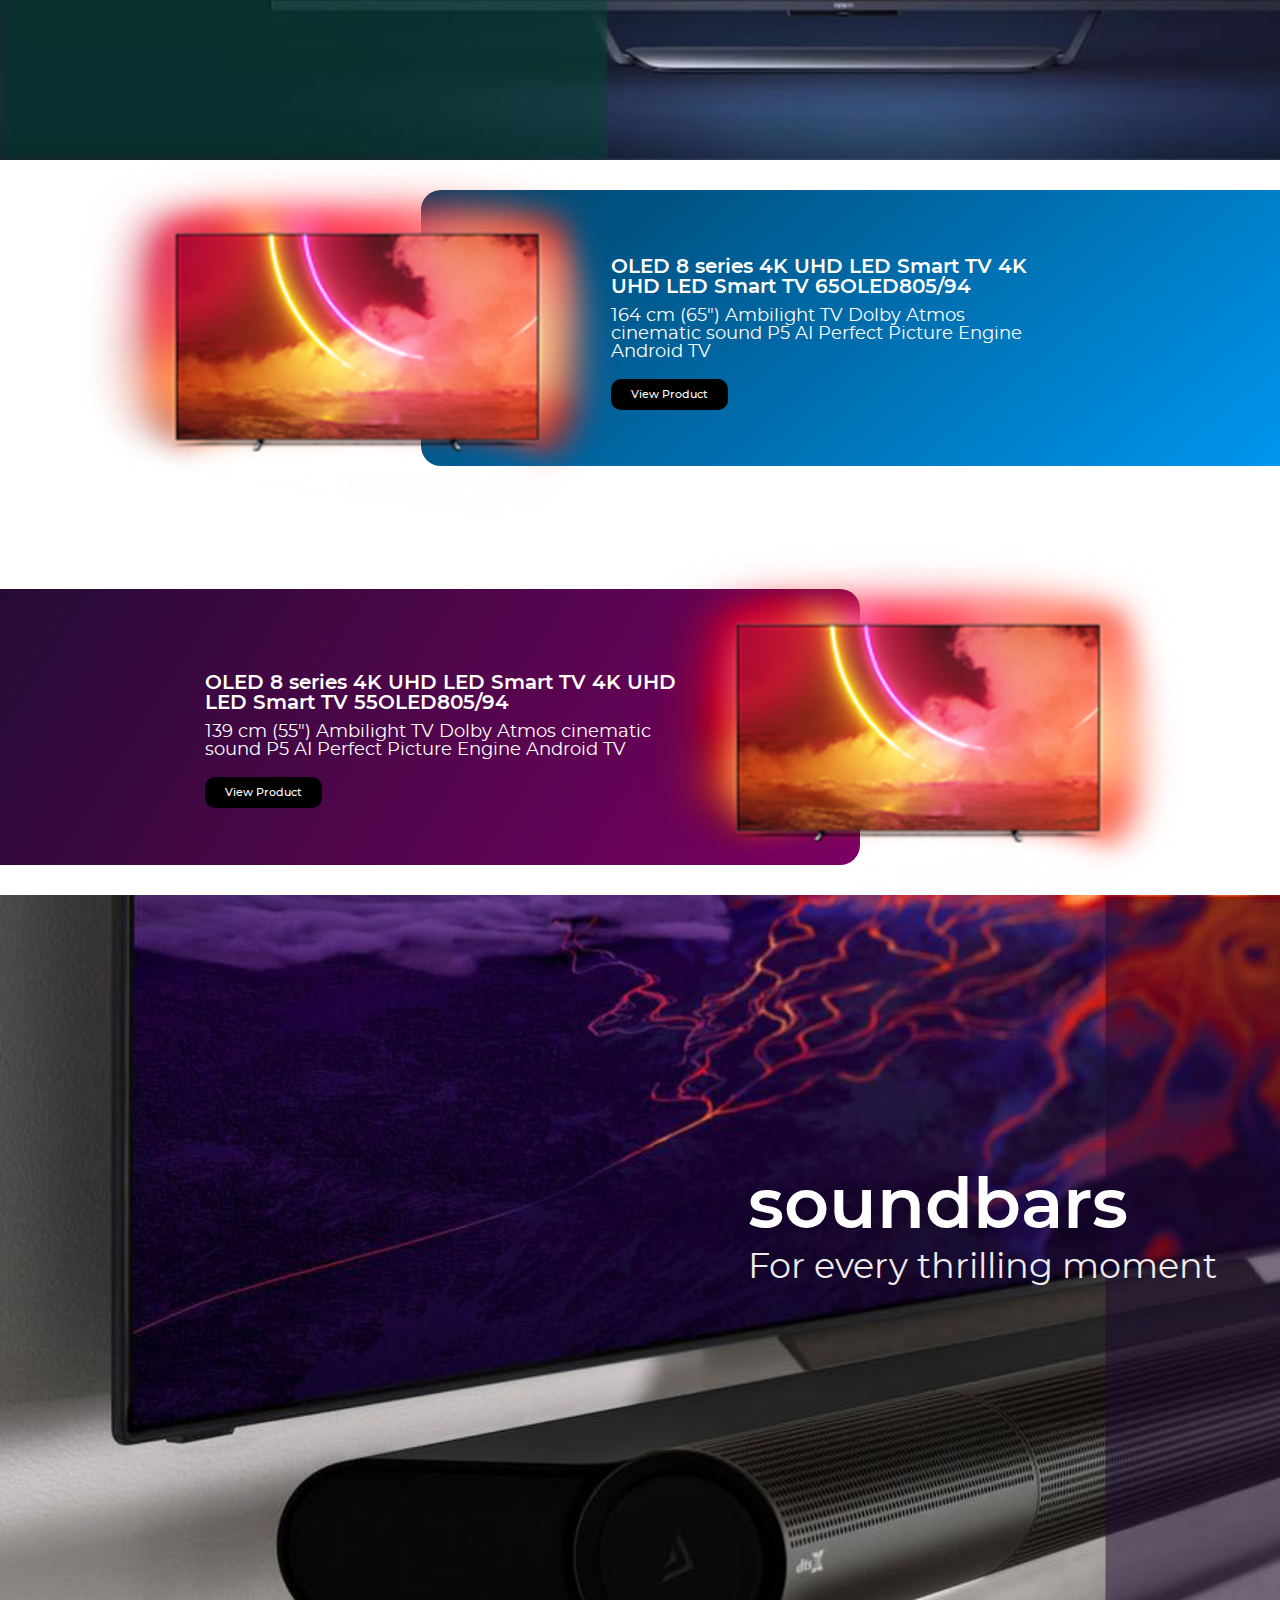
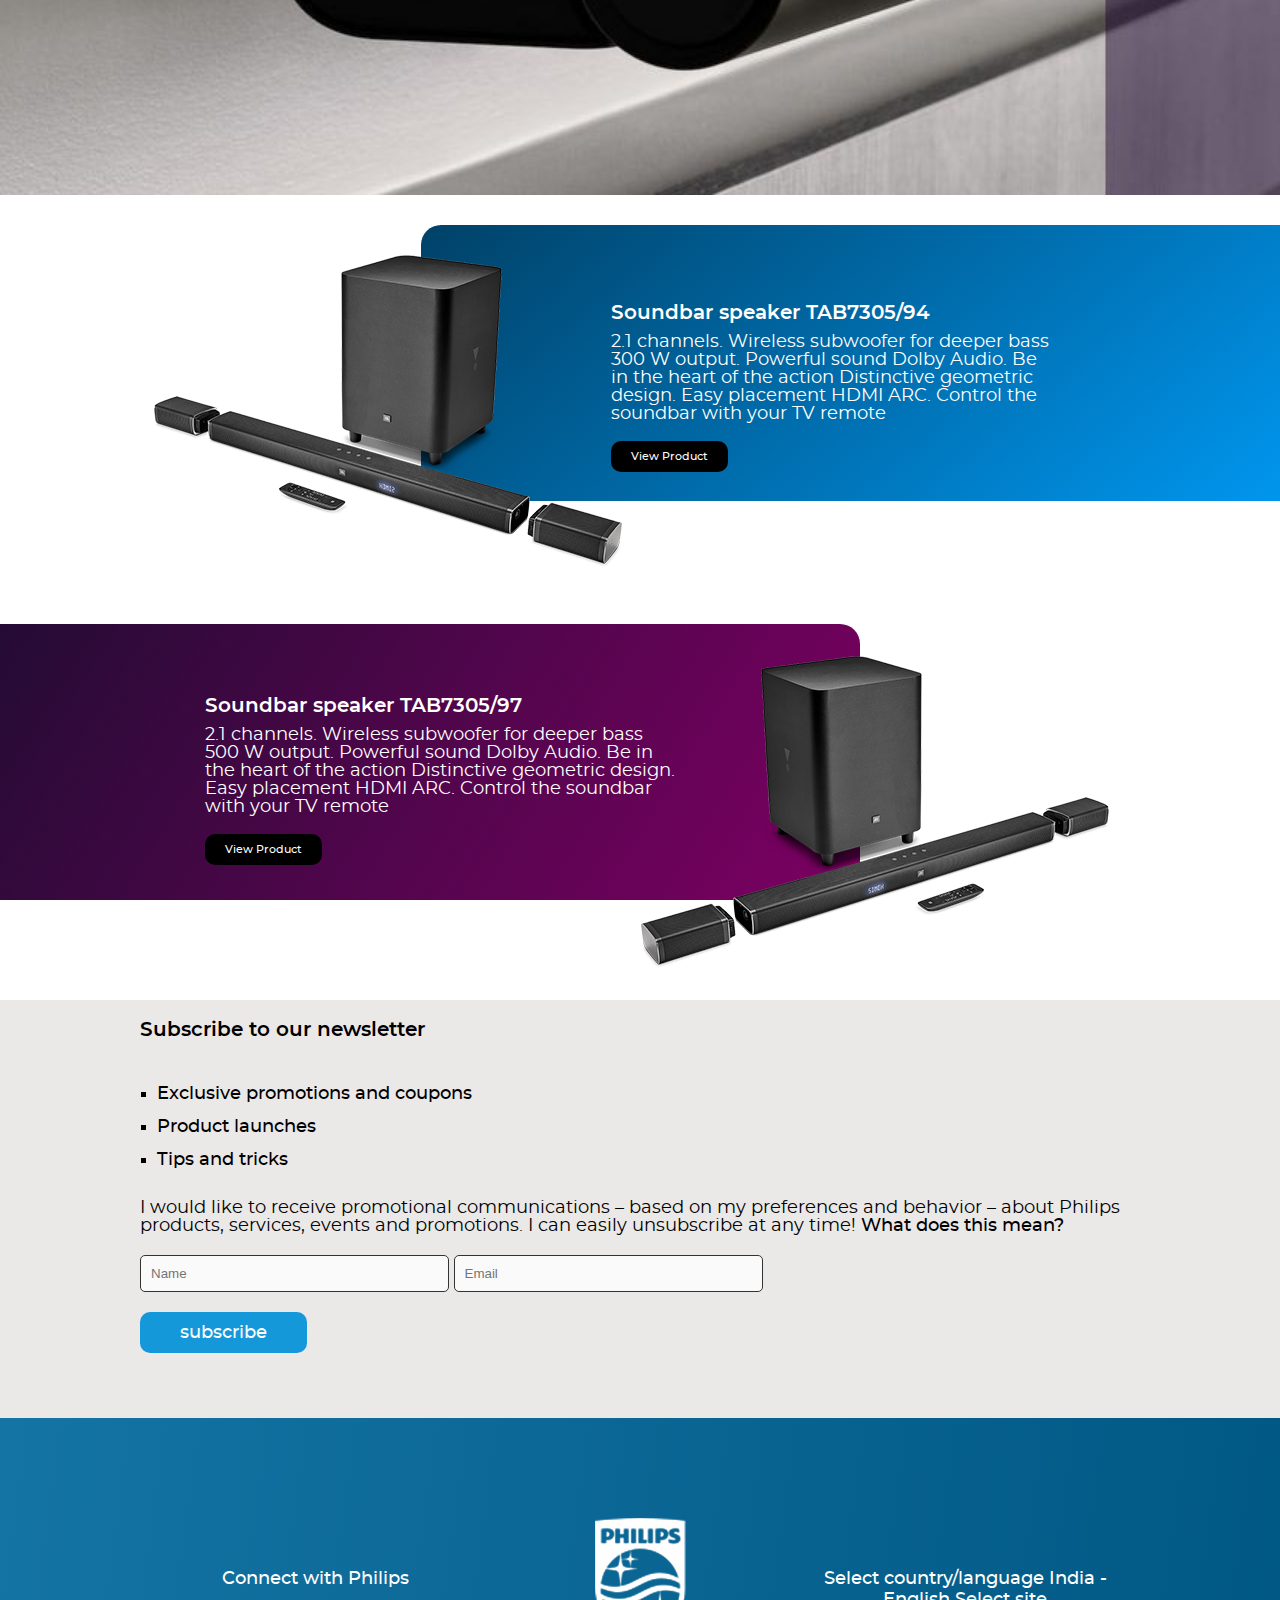
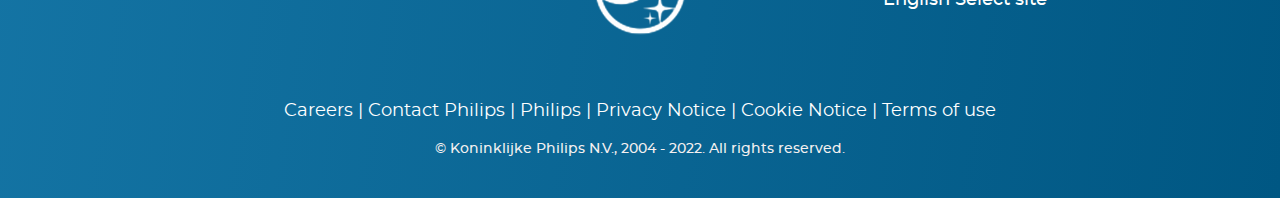
<file: philipstv.html>
<!doctype html>
<html>
<head>
<meta charset="utf-8">
<title>philipstv</title>
<link href="css/fluid_grid.css" rel="stylesheet" type="text/css">
<link href="css/fontawesome.css" rel="stylesheet" type="text/css">
<link href="css/stylesheet.css" rel="stylesheet" type="text/css">
</head>

<body>
	
	<section class="wrapper topbar">
<div class="container_20">

<div class="grid_3"> 
<a href="#" class="logo"><img src="img/logo.jpg" alt="logo" /></a>
</div>

<div class="grid_08"> 

<div class="rgt">

<ul class="social">
<li id="gtp"><a href="index.html">Products</a>
	<ul class="indexnav">
	<li><a href="accessories.html">Accessories</a></li>
	<li><a href="philipshue.html">Lighting</a></li>
	<li><a href="philipstv.html">Television</a></li>
	<li><a href="oneblade.html">Personal care</a></li>
	<li><a href="healthcare.html">Helth</a></li>
	<li><a href="airfry.html">Household</a></li></ul></li>
<li><a href="support.html">Support</a></li>
<li><a href="healthcare.html">Proffessional helthcare</a></li>
</ul></div></div>
	

	
<div class="grid_09"><div class="searchb">
<form><input type="text" placeholder="What are you looking for?" size="30px">
 <div class="imgnt"><img src="img/burg copy33.png" alt=""/></div><div class="brgr"><a href="#"><img src="img/burg copy55.png" alt=""/></a></div>
	</form></div></div></div>
</section>
	
<section class="wrapper subtopbar"><div class="container_20"><div class="rgt">

<ul class="social">
<li><a href="#">TV</a></li>
<li><a href="#OLED">OLED</a></li>
<li><a href="#Ambilight">Ambilight</a></li>
	<li><a href="#adtv">Android TV</a></li>
	<li><a href="#smartt">Smart TV</a></li>
	<li><a href="#sndbr">Soundbar</a></li>
</ul></div></div></section>
	
	
	<section class="wrapper tvbanner"><div class="container_20"><div class="bantxt"><h1>Philips Tv</h1><br><span>The differance is real</span></div></div></section>
	
	
	
	<section class="wrapper oled" ><div class="bantxt"><h1 id="OLED">OLED Tv</h1><br><span>Lifelike feel lik this</span></div></section>
	
	
	<section class="wrapper ourfav">
<div class="container_20 ap1">
<div class="bantextair"><h3>Our favorite</h3>
<h1  >
Meet the OLED 805 TV
Sophisticated performance. Minimalist design.
</h1>
</div> </div>
	
	<div class="container_20 ap2">
	<div class="grid_10"><ul class="bantextair2">
		<li>Whatever you watch, a picture so real with P5 AI.</li>
		<li>Cinematic vision and sound with Dolby Vision and Dolby Atmos.</li>
		<li>Light show with 3-sided Ambilight</li>
		<li>Available in 55" and 65"</li>
		<li><h3>Rs.53,995.00*</h3></li></ul>
		<a href="#">Buy from retailers</a>
	</div>
	  
	<div class="grid_10"><img src="img/ptv3.png" alt=""/></div></div></section>
	
	
<section class="wrapper oledtv">
	<div class="hueacc"><img src="img/ptv5.png" alt=""/>
		<div class="bluepatch">
<h3>OLED 8 series 4K UHD LED Smart TV
4K UHD LED Smart TV
65OLED805/94</h3><p>

164 cm (65") Ambilight TV
Dolby Atmos cinematic sound
P5 AI Perfect Picture Engine
Android TV    
  </p>
		<a href="#">
View Product </a></div></div>
    </section>
	
	
<section class="wrapper oledtv1">
	<div class="hueacc1"><img src="img/ptv5.png" alt=""/>
		<div class="bluepatch1">
<h3>OLED 8 series 4K UHD LED Smart TV
4K UHD LED Smart TV
55OLED805/94
</h3><p>

139 cm (55") Ambilight TV
Dolby Atmos cinematic sound
P5 AI Perfect Picture Engine
Android TV

  </p><a href="#">
			View Product </a></div></div></section>
	
	
	<section class="wrapper amb"><div class="bantxt"><h1 id="Ambilight">Ambilight  
</h1><br><span>Set the drama free</span></div></section>
    
	
	<section class="wrapper oledtv">
	<div class="hueacc"><img src="img/ptv5.png" alt=""/>
		<div class="bluepatch">
<h3>OLED 8 series 4K UHD LED Smart TV
4K UHD LED Smart TV
65OLED805/94</h3><p>

164 cm (65") Ambilight TV
Dolby Atmos cinematic sound
P5 AI Perfect Picture Engine
Android TV    
  </p>
		<a href="#">
View Product </a></div></div>
    </section>
	
	
<section class="wrapper oledtv1">
	<div class="hueacc1"><img src="img/ptv5.png" alt=""/>
		<div class="bluepatch1">
<h3>OLED 8 series 4K UHD LED Smart TV
4K UHD LED Smart TV
55OLED805/94
</h3><p>

139 cm (55") Ambilight TV
Dolby Atmos cinematic sound
P5 AI Perfect Picture Engine
Android TV

  </p><a href="#">
			View Product </a></div></div></section>
	
	<section class="wrapper android"><div class="bantxt"><h1 id="adtv" >Android Tv  
</h1><br><span>A whole world of content</span></div></section>
	
	<section class="wrapper oledtv">
	<div class="hueacc"><img src="img/ptv5.png" alt=""/>
		<div class="bluepatch">
<h3>OLED 8 series 4K UHD LED Smart TV
4K UHD LED Smart TV
65OLED805/94</h3><p>

164 cm (65") Ambilight TV
Dolby Atmos cinematic sound
P5 AI Perfect Picture Engine
Android TV    
  </p>
		<a href="#">
View Product </a></div></div>
    </section>
	
	
<section class="wrapper oledtv1">
	<div class="hueacc1"><img src="img/ptv5.png" alt=""/>
		<div class="bluepatch1">
<h3>OLED 8 series 4K UHD LED Smart TV
4K UHD LED Smart TV
55OLED805/94
</h3><p>

139 cm (55") Ambilight TV
Dolby Atmos cinematic sound
P5 AI Perfect Picture Engine
Android TV

  </p><a href="#">
			View Product </a></div></div></section>
	
	
	
	
	<section class="wrapper smt"><div class="bantxt"><h1 id="smartt">Smart Tv  
</h1><br><span>Content your command</span></div></section>
	
	
	<section class="wrapper oledtv">
	<div class="hueacc"><img src="img/ptv5.png" alt=""/>
		<div class="bluepatch">
<h3>OLED 8 series 4K UHD LED Smart TV
4K UHD LED Smart TV
65OLED805/94</h3><p>

164 cm (65") Ambilight TV
Dolby Atmos cinematic sound
P5 AI Perfect Picture Engine
Android TV    
  </p>
		<a href="#">
View Product </a></div></div>
    </section>
	
	
<section class="wrapper oledtv1">
	<div class="hueacc1"><img src="img/ptv5.png" alt=""/>
		<div class="bluepatch1">
<h3>OLED 8 series 4K UHD LED Smart TV
4K UHD LED Smart TV
55OLED805/94
</h3><p>

139 cm (55") Ambilight TV
Dolby Atmos cinematic sound
P5 AI Perfect Picture Engine
Android TV

  </p><a href="#">
			View Product </a></div></div></section>
	
	
	<section class="wrapper sb"><div class="bantxt"><h1 id="sndbr" >soundbars  
</h1><br><span>For every thrilling moment</span></div></section>
	
	<section class="wrapper sb1">
	<div class="hueacc"><img src="img/sb2.png" alt=""/>
		<div class="bluepatch">
<h3>Soundbar speaker TAB7305/94</h3><p>

2.1 channels. Wireless subwoofer for deeper bass
300 W output. Powerful sound
Dolby Audio. Be in the heart of the action
Distinctive geometric design. Easy placement
HDMI ARC. Control the soundbar with your TV remote    
  </p>
		<a href="#">
View Product </a></div></div>
    </section>
	
	
<section class="wrapper sb2">
	<div class="hueacc1"><img src="img/sb3.png" alt=""/>
		<div class="bluepatch1">
<h3>Soundbar speaker TAB7305/97
</h3><p>

2.1 channels. Wireless subwoofer for deeper bass
500 W output. Powerful sound
Dolby Audio. Be in the heart of the action
Distinctive geometric design. Easy placement
HDMI ARC. Control the soundbar with your TV remote

  </p><a href="#">
			View Product </a></div></div></section>
	
	
	
	<section class="wrapper contct">
	<div class="container_20">
	  <h3>Subscribe  to our newsletter</h3>
	  <ul class="prmtn">
<li><a>Exclusive promotions and coupons
	</a></li>
<li><a>Product launches</a></li>
<li><a>Tips and tricks</a></li>
</ul>
		<p>I would like to receive promotional communications – based on my preferences and behavior – about Philips products, services, events and promotions. I can easily unsubscribe at any time!   <a href="#">What does this mean?</a></p>
		<form><input type="text" placeholder="Name">
		<input type="email" placeholder="Email"></form>
		
	<div class="btn"><a href="#"> subscribe</a>
	</div>
		
		</div></section>
	<section class="wrapper footer">
<div class="container_20 foot1">
		<div class="grid_7"><div class="footertxt">
			<a>Connect with Philips
    </a></div></div>
	
	
		
  <div class="grid_6"><div class="footerimg">
	<img src="img/Untitled-1.png" alt=""/></div></div>
		
	<div class="grid_7"><div class="footertxt1">
			<a>Select country/language India - English 
Select site 
    </a></div></div></div>
	
	<div class="container_20 foot2">
		<div class="grid_20">
		
<div class="footertext2"><span>Careers |  Contact Philips | Philips | Privacy Notice | Cookie Notice | Terms of use</span><br><div class="cr">
			<a>© Koninklijke Philips N.V., 2004 - 2022. All rights reserved.</a></div></div></div></div></section>
	<div class="gtpbtn"><a href="#gtp"><img src="img/burg copy6565.png" alt=""/></a></div>
	
</body>
</html>
</file>
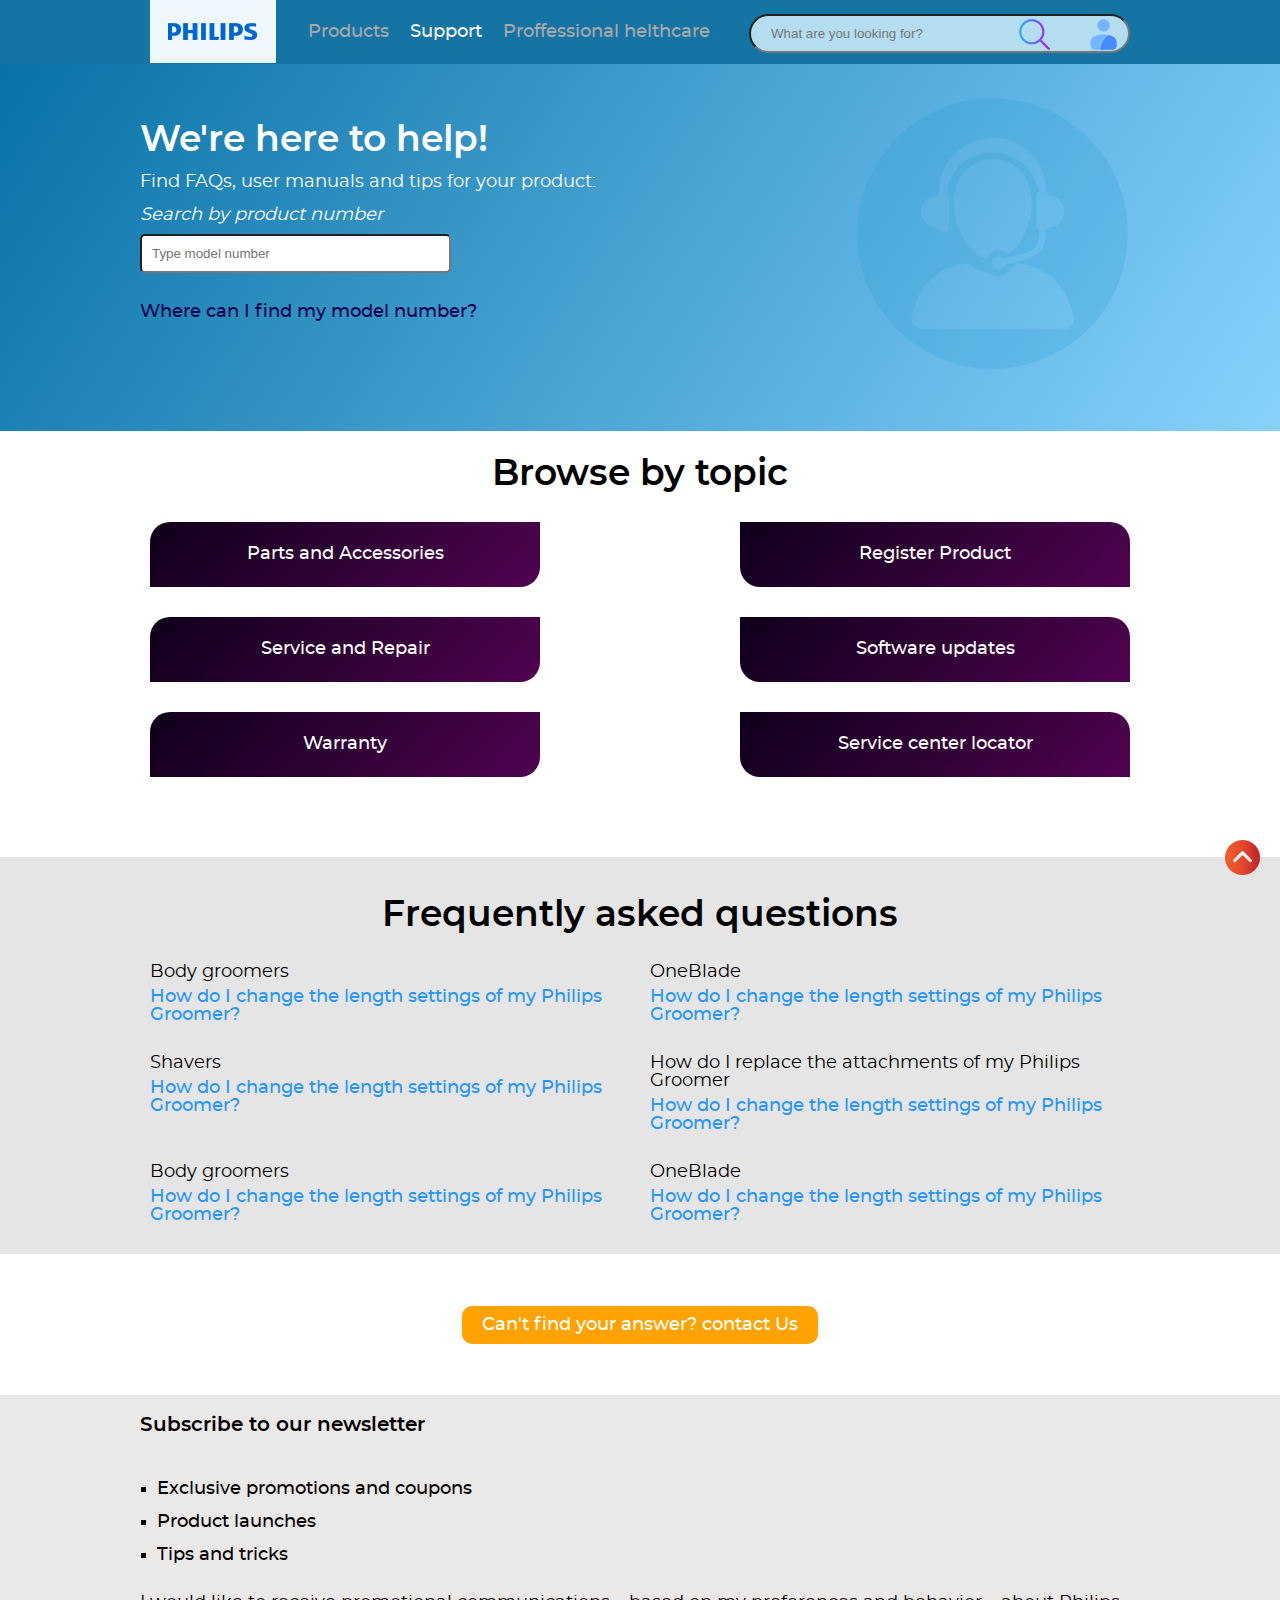
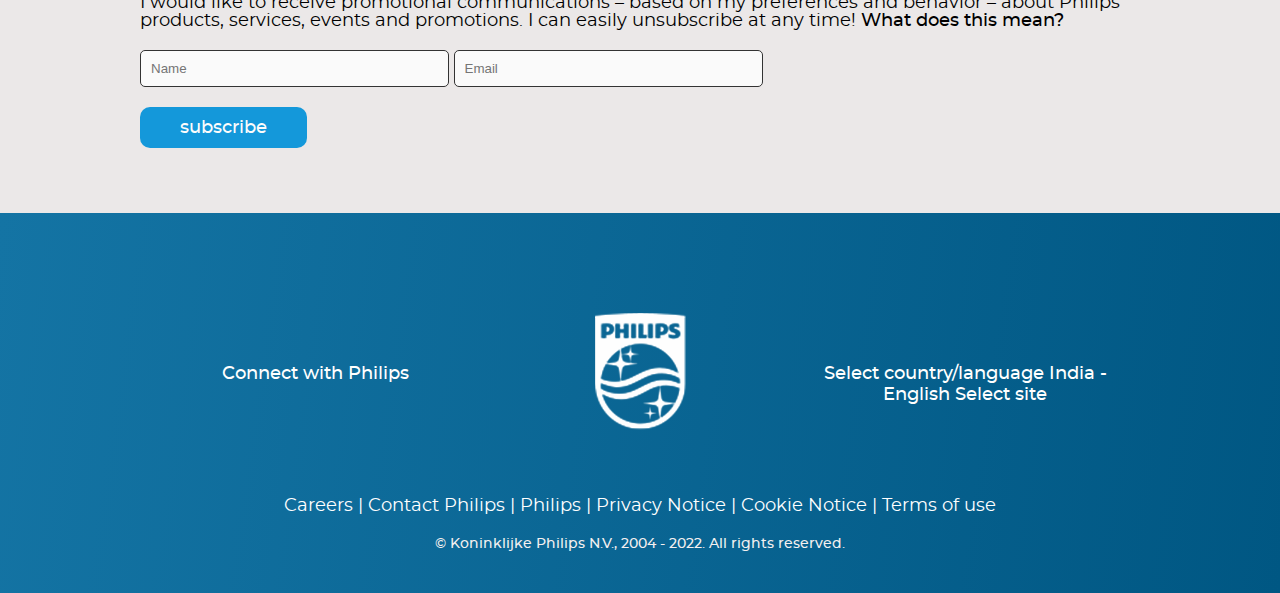
<file: support.html>
<!doctype html>
<html>
<head>
<meta charset="utf-8">
<title>support</title>
<link href="css/fluid_grid.css" rel="stylesheet" type="text/css">
<link href="css/fontawesome.css" rel="stylesheet" type="text/css">
<link href="css/stylesheet.css" rel="stylesheet" type="text/css">
</head>

<body><section class="wrapper topbar">
<div class="container_20">

<div class="grid_3"> 
<a href="#" class="logo"><img src="img/logo.jpg" alt="logo" /></a>
</div>

<div class="grid_08"> 

<div class="rgt">

<ul class="social">
<li id="gtp"><a href="index.html">Products</a>
	<ul class="indexnav">
	<li><a href="accessories.html">Accessories</a></li>
	<li><a href="philipshue.html">Lighting</a></li>
	<li><a href="philipstv.html">Television</a></li>
	<li><a href="oneblade.html">Personal care</a></li>
	<li><a href="healthcare.html">Helth</a></li>
	<li><a href="airfry.html">Household</a></li></ul></li>
<li><a href="support.html" class="active">Support</a></li>
<li><a href="healthcare.html">Proffessional helthcare</a></li>
</ul></div></div>
	
<div class="grid_09"><div class="searchb">
<form><input type="text" placeholder="What are you looking for?" size="30px">
 <div class="imgnt"><img src="img/burg copy33.png" alt=""/></div><div class="brgr"><a href="#"><img src="img/burg copy55.png" alt=""/></a></div>
	</form></div></div></div>
</section>
	
	
<section class="wrapper sprt">
	<div class="container_20"><ul class="sup"><li><h1>We're here to help!</h1></li><li><span>Find FAQs, user manuals and tips for your product:
</span></li><li><i>Search by product number</i></li><li><form><input type="text" placeholder="Type model number"></form></li><li><a>Where can I find my model number?</a></li></ul>
  <img src="img/cc1.png" alt=""/></div></section>
	
	
	<section class="wrapper topic">
	<div class="container_20 topictxt">
		<h1>Browse by topic</h1></div>
		<div class="container_20 topicppl"><div class="grid_10"><div class="lft"><a>Parts and Accessories</a></div></div>
	<div class="grid_10"><div class="rgt"><a>Register Product</a></div></div></div>
		
		
		<div class="container_20 topicppl"><div class="grid_10"><div class="lft"><a>Service and Repair</a></div></div>
	<div class="grid_10"><div class="rgt"><a>Software updates</a></div></div></div>
		
		
		<div class="container_20 topicppl"><div class="grid_10"><div class="lft"><a>Warranty</a></div></div>
	<div class="grid_10"><div class="rgt"><a>Service center locator</a></div></div></div></section>
		
		
		
		<section class="wrapper que">
			<div class="container_20 frq"><h1>Frequently asked questions</h1></div>
			
			
		<div class="container_20 queans"><div class="grid_10"><div class="qaa"><span>Body groomers </span><br><a>How do I change the length settings of my Philips Groomer? </a></div></div>
		<div class="grid_10"><div class="qaargt"><span>OneBlade</span><br><a>How do I change the length settings of my Philips Groomer? </a></div></div>	
			
		  </div>
		
		<div class="container_20 queans"><div class="grid_10"><div class="qaa"><span>Shavers </span><br><a>How do I change the length settings of my Philips Groomer? </a></div></div>
		<div class="grid_10"><div class="qaargt"><span>How do I replace the attachments of my Philips Groomer</span><br><a>How do I change the length settings of my Philips Groomer? </a></div></div>	
			
		  </div>
		
		<div class="container_20 queans"><div class="grid_10"><div class="qaa"><span>Body groomers </span><br><a>How do I change the length settings of my Philips Groomer? </a></div></div>
		<div class="grid_10"><div class="qaargt"><span>OneBlade</span><br><a>How do I change the length settings of my Philips Groomer? </a></div></div>	
			
		  </div>
		</section>
	<section class="wrapper orngbtn"><div class="container_20"><a href="#">
Can't find your answer?  contact Us
</a></div></section>
	
	
	<section class="wrapper contct">
	<div class="container_20">
	  <h3>Subscribe  to our newsletter</h3>
	  <ul class="prmtn">
<li><a>Exclusive promotions and coupons
	</a></li>
<li><a>Product launches</a></li>
<li><a>Tips and tricks</a></li>
</ul>
		<p>I would like to receive promotional communications – based on my preferences and behavior – about Philips products, services, events and promotions. I can easily unsubscribe at any time!   <a href="#">What does this mean?</a></p>
		<form><input type="text" placeholder="Name">
		<input type="email" placeholder="Email"></form>
		
	<div class="btn"><a href="#"> subscribe</a>
	</div>
		
		</div></section>
	<section class="wrapper footer">
<div class="container_20 foot1">
		<div class="grid_7"><div class="footertxt">
			<a>Connect with Philips
    </a></div></div>
	
	
		
  <div class="grid_6"><div class="footerimg">
	<img src="img/Untitled-1.png" alt=""/></div></div>
		
	<div class="grid_7"><div class="footertxt1">
			<a>Select country/language India - English 
Select site 
    </a></div></div></div>
	
	<div class="container_20 foot2">
		<div class="grid_20">
		
<div class="footertext2"><span>Careers |  Contact Philips | Philips | Privacy Notice | Cookie Notice | Terms of use</span><br><div class="cr">
			<a>© Koninklijke Philips N.V., 2004 - 2022. All rights reserved.</a></div></div></div></div></section>
	<div class="gtpbtn"><a href="#gtp"><img src="img/burg copy6565.png" alt=""/></a></div>
	
	
	
</body>
</html>
</file>
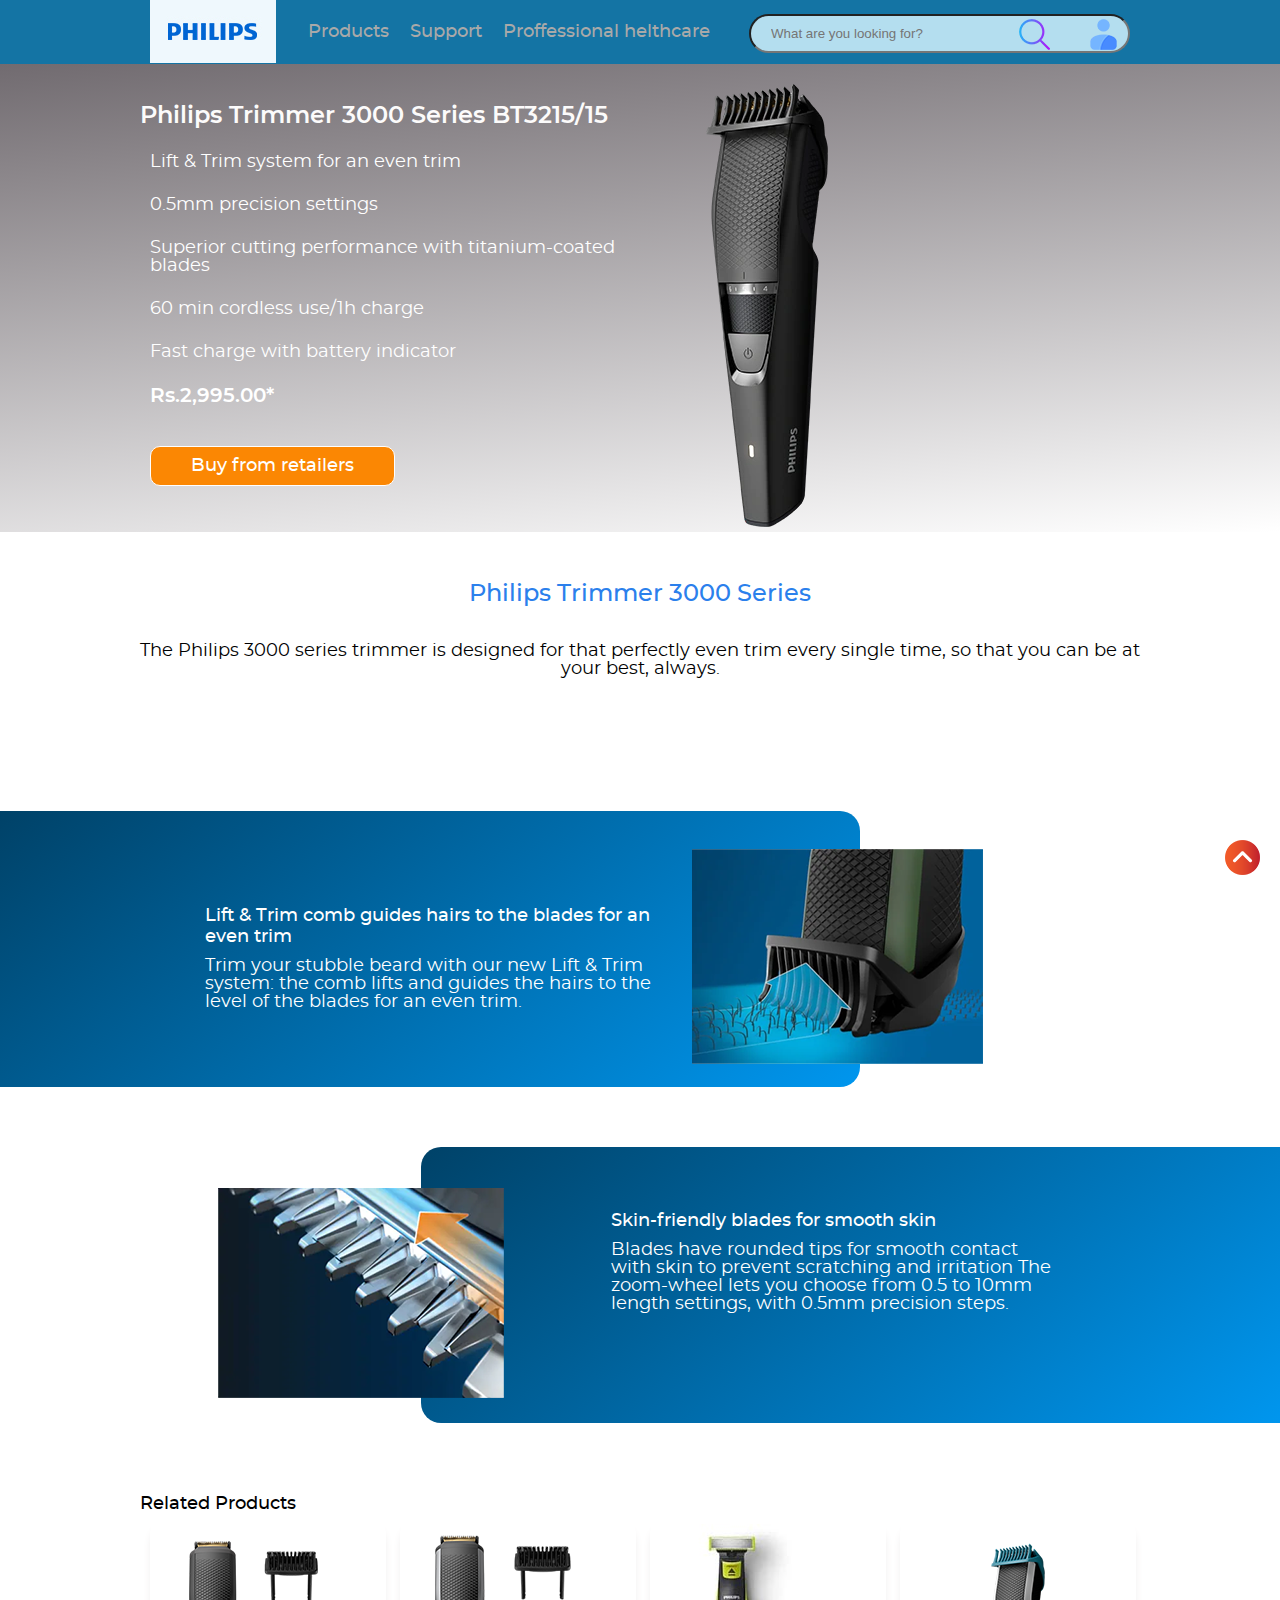
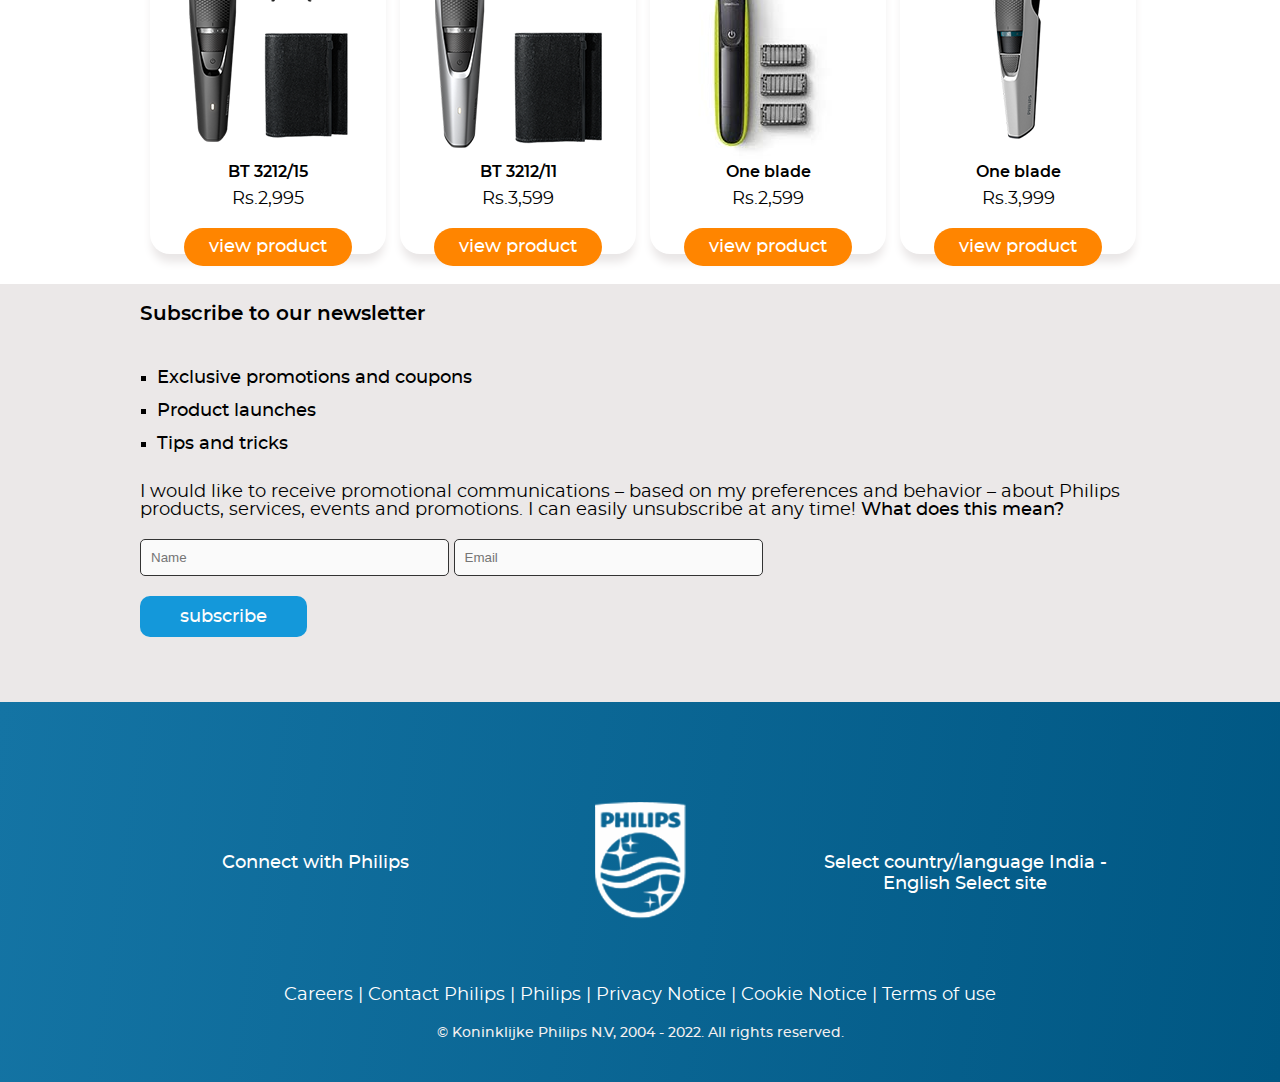
<file: trimmer.html>
<!doctype html>
<html>
<head>
<meta charset="utf-8">
<title>philipstrimmer</title>
<link href="css/fluid_grid.css" rel="stylesheet" type="text/css">
<link href="css/fontawesome.css" rel="stylesheet" type="text/css">
<link href="css/stylesheet.css" rel="stylesheet" type="text/css">
</head>

<body><section class="wrapper topbar">
<div class="container_20">

<div class="grid_3"> 
<a href="#" class="logo"><img src="img/logo.jpg" alt="logo" /></a>
</div>

<div class="grid_08"> 

<div class="rgt">

<ul class="social">
<li id="gtp"><a href="index.html">Products</a>
	<ul class="indexnav">
	<li><a href="accessories.html">Accessories</a></li>
	<li><a href="philipshue.html">Lighting</a></li>
	<li><a href="philipstv.html">Television</a></li>
	<li><a href="oneblade.html">Personal care</a></li>
	<li><a href="healthcare.html">Helth</a></li>
	<li><a href="airfry.html">Household</a></li></ul></li>
<li><a href="support.html">Support</a></li>
<li><a href="healthcare.html">Proffessional helthcare</a></li>
</ul></div></div>
	
<div class="grid_09"><div class="searchb">
<form><input type="text" placeholder="What are you looking for?" size="30px">
 <div class="imgnt"><img src="img/burg copy33.png" alt=""/></div><div class="brgr"><a href="#"><img src="img/burg copy55.png" alt=""/></a></div>
	</form></div></div></div>
</section>
	
<section class="wrapper bannertrm">
<div class="container_20 ap1">
<div class="bantextair">
<h1>




Philips Trimmer 3000 Series
BT3215/15


 </h1>
</div> </div>
	
	<div class="container_20 ap2">
	<div class="grid_10"><ul class="bantextair2">
		<li>

Lift & Trim system for an even trim

</li>
		<li>0.5mm precision settings</li>
		<li>

Superior cutting performance with titanium-coated blades

</li>
		<li>60 min cordless use/1h charge</li>
		<li> Fast charge with battery indicator</li>
		<li><h3>Rs.2,995.00*</h3></li></ul>
		<a href="#">Buy from retailers</a>
	</div>
	  
	<div class="grid_10"><img src="img/trimmer.png" alt=""/></div></div></section>
	
	
	<section class="wrapper trmtxt">
	<div class="container_20"><div class="smartlight"><a>Philips Trimmer 3000 Series</a><p>The Philips 3000 series trimmer is designed for that perfectly even trim every single time,
 so that you can be at your best, always.  </p></div></div></section>
	
	
<section class="wrapper bld">
	<div class="hueacc1"><img src="img/trimmer1.png" alt=""/>
		<div class="bluepatch1">
<a>Lift & Trim comb guides hairs to the blades for an even trim

</a><p>


Trim your stubble beard with our new Lift & Trim system: the comb lifts and guides the hairs to the level of the blades for an even trim.

  </p></div></div>
    </section>
	
	
	
<section class="wrapper smtx">
	<div class="hueacc"><img src="img/trimmer3.png" alt=""/>
		<div class="bluepatch">
<a>Skin-friendly blades for smooth skin</a><p>

Blades have rounded tips for smooth contact with skin to prevent scratching and irritation 
The zoom-wheel lets you choose from 0.5 to 10mm length settings, with 0.5mm precision steps.  
  </p></div></div>
	
	
    </section>
	
	
	
	<section class="wrapper producttrm">
	<div class="container_20 textproduct">
		<a>Related Products</a></div>
		
		
		
	<section class="wrapper prdimg">
	<div class="container_20"><div class="grid_5">
	  <div class="onebar"><img src="img/indexap copy1111.png" alt=""/>
	  <h4>BT 3212/15</h4><p>Rs.2,995</p><a href=
		  "airpurifirepremium.html">view product</a></div></div>
		
	<div class="grid_5">
	  <div class="onebar"><img src="img/indexap copy22222.png" alt=""/>
	  <h4>BT 3212/11</h4><p>Rs.3,599</p><a href=
		  "oneblade.html">view product</a></div></div>
		
	<div class="grid_5">
	  <div class="onebar"><img src="img/index2.jpg" alt=""/>
	  <h4>One blade</h4><p>Rs.2,599</p><a href=
		  "airfry.html">view product</a></div></div>
		
		<div class="grid_5">
		  <div class="onebar"><img src="img/indexap copy3333.png" alt=""/>
	  <h4>One blade</h4><p>Rs.3,999</p><a href=
		  "etoothbrush.html">view product</a></div></div></div></section>
	
	</section>
	
	
	<section class="wrapper contct">
	<div class="container_20">
	  <h3>Subscribe  to our newsletter</h3>
	  <ul class="prmtn">
<li><a>Exclusive promotions and coupons
	</a></li>
<li><a>Product launches</a></li>
<li><a>Tips and tricks</a></li>
</ul>
		<p>I would like to receive promotional communications – based on my preferences and behavior – about Philips products, services, events and promotions. I can easily unsubscribe at any time!   <a href="#">What does this mean?</a></p>
		<form><input type="text" placeholder="Name">
		<input type="email" placeholder="Email"></form>
		
	<div class="btn"><a href="#"> subscribe</a>
	</div>
		
		</div></section>
	<section class="wrapper footer">
<div class="container_20 foot1">
		<div class="grid_7"><div class="footertxt">
			<a>Connect with Philips
    </a></div></div>
	
	
		
  <div class="grid_6"><div class="footerimg">
	<img src="img/Untitled-1.png" alt=""/></div></div>
		
	<div class="grid_7"><div class="footertxt1">
			<a>Select country/language India - English 
Select site 
    </a></div></div></div>
	
	<div class="container_20 foot2">
		<div class="grid_20">
		
<div class="footertext2"><span>Careers |  Contact Philips | Philips | Privacy Notice | Cookie Notice | Terms of use</span><br><div class="cr">
			<a>© Koninklijke Philips N.V, 2004 - 2022. All rights reserved.</a></div></div></div></div></section>
	<div class="gtpbtn"><a href="#gtp"><img src="img/burg copy6565.png" alt=""/></a></div>
</body>
</html>
</file>
<file: css/fluid_grid.css>
/*
	Variable Grid System (Fluid Version).
	Learn more ~ http://www.spry-soft.com/grids/
	Based on 960 Grid System - http://960.gs/ & 960 Fluid - http://www.designinfluences.com/

	Licensed under GPL and MIT.
*/


/* Containers
----------------------------------------------------------------------------------------------------*/
.container_20 {
	width: 98%;
	margin-left: 1%;
	margin-right: 1%;
	max-width:1000px;
	margin:0px auto;
}

/* Grid >> Global
----------------------------------------------------------------------------------------------------*/

.grid_1,
.grid_2,
.grid_3,
.grid_4,
.grid_5,
.grid_6,
.grid_7,
.grid_8,
.grid_9,
.grid_10,
.grid_11,
.grid_12,
.grid_13,
.grid_14,
.grid_15,
.grid_16,
.grid_17,
.grid_18,
.grid_19,
.grid_20 {
	display:inline;
	float: left;
	position: relative;
	margin-left: 1%;
	margin-right: 1%;
}

/* Grid >> Children (Alpha ~ First, Omega ~ Last)
----------------------------------------------------------------------------------------------------*/

.alpha {
	margin-left: 0;
}

.omega {
	margin-right: 0;
}

/* Grid >> 20 Columns
----------------------------------------------------------------------------------------------------*/


.container_20 .grid_1 {
	width:3.0%;
}

.container_20 .grid_2 {
	width:8.0%;
}

.container_20 .grid_3 {
	width:13.0%;
}

.container_20 .grid_4 {
	width:18.0%;
}

.container_20 .grid_5 {
	width:23.0%;
}

.container_20 .grid_6 {
	width:28.0%;
}

.container_20 .grid_7 {
	width:33.0%;
}

.container_20 .grid_8 {
	width:38.0%;
}

.container_20 .grid_9 {
	width:43.0%;
}

.container_20 .grid_10 {
	width:48.0%;
}

.container_20 .grid_11 {
	width:53.0%;
}

.container_20 .grid_12 {
	width:58.0%;
}

.container_20 .grid_13 {
	width:63.0%;
}

.container_20 .grid_14 {
	width:68.0%;
}

.container_20 .grid_15 {
	width:73.0%;
}

.container_20 .grid_16 {
	width:78.0%;
}

.container_20 .grid_17 {
	width:83.0%;
}

.container_20 .grid_18 {
	width:88.0%;
}

.container_20 .grid_19 {
	width:93.0%;
}

.container_20 .grid_20 {
	width:98.0%;
}



/* Prefix Extra Space >> 20 Columns
----------------------------------------------------------------------------------------------------*/


.container_20 .prefix_1 {
	padding-left:5.0%;
}

.container_20 .prefix_2 {
	padding-left:10.0%;
}

.container_20 .prefix_3 {
	padding-left:15.0%;
}

.container_20 .prefix_4 {
	padding-left:20.0%;
}

.container_20 .prefix_5 {
	padding-left:25.0%;
}

.container_20 .prefix_6 {
	padding-left:30.0%;
}

.container_20 .prefix_7 {
	padding-left:35.0%;
}

.container_20 .prefix_8 {
	padding-left:40.0%;
}

.container_20 .prefix_9 {
	padding-left:45.0%;
}

.container_20 .prefix_10 {
	padding-left:50.0%;
}

.container_20 .prefix_11 {
	padding-left:55.0%;
}

.container_20 .prefix_12 {
	padding-left:60.0%;
}

.container_20 .prefix_13 {
	padding-left:65.0%;
}

.container_20 .prefix_14 {
	padding-left:70.0%;
}

.container_20 .prefix_15 {
	padding-left:75.0%;
}

.container_20 .prefix_16 {
	padding-left:80.0%;
}

.container_20 .prefix_17 {
	padding-left:85.0%;
}

.container_20 .prefix_18 {
	padding-left:90.0%;
}

.container_20 .prefix_19 {
	padding-left:95.0%;
}



/* Suffix Extra Space >> 20 Columns
----------------------------------------------------------------------------------------------------*/


.container_20 .suffix_1 {
	padding-right:5.0%;
}

.container_20 .suffix_2 {
	padding-right:10.0%;
}

.container_20 .suffix_3 {
	padding-right:15.0%;
}

.container_20 .suffix_4 {
	padding-right:20.0%;
}

.container_20 .suffix_5 {
	padding-right:25.0%;
}

.container_20 .suffix_6 {
	padding-right:30.0%;
}

.container_20 .suffix_7 {
	padding-right:35.0%;
}

.container_20 .suffix_8 {
	padding-right:40.0%;
}

.container_20 .suffix_9 {
	padding-right:45.0%;
}

.container_20 .suffix_10 {
	padding-right:50.0%;
}

.container_20 .suffix_11 {
	padding-right:55.0%;
}

.container_20 .suffix_12 {
	padding-right:60.0%;
}

.container_20 .suffix_13 {
	padding-right:65.0%;
}

.container_20 .suffix_14 {
	padding-right:70.0%;
}

.container_20 .suffix_15 {
	padding-right:75.0%;
}

.container_20 .suffix_16 {
	padding-right:80.0%;
}

.container_20 .suffix_17 {
	padding-right:85.0%;
}

.container_20 .suffix_18 {
	padding-right:90.0%;
}

.container_20 .suffix_19 {
	padding-right:95.0%;
}



/* Push Space >> 20 Columns
----------------------------------------------------------------------------------------------------*/


.container_20 .push_1 {
	left:5.0%;
}

.container_20 .push_2 {
	left:10.0%;
}

.container_20 .push_3 {
	left:15.0%;
}

.container_20 .push_4 {
	left:20.0%;
}

.container_20 .push_5 {
	left:25.0%;
}

.container_20 .push_6 {
	left:30.0%;
}

.container_20 .push_7 {
	left:35.0%;
}

.container_20 .push_8 {
	left:40.0%;
}

.container_20 .push_9 {
	left:45.0%;
}

.container_20 .push_10 {
	left:50.0%;
}

.container_20 .push_11 {
	left:55.0%;
}

.container_20 .push_12 {
	left:60.0%;
}

.container_20 .push_13 {
	left:65.0%;
}

.container_20 .push_14 {
	left:70.0%;
}

.container_20 .push_15 {
	left:75.0%;
}

.container_20 .push_16 {
	left:80.0%;
}

.container_20 .push_17 {
	left:85.0%;
}

.container_20 .push_18 {
	left:90.0%;
}

.container_20 .push_19 {
	left:95.0%;
}



/* Pull Space >> 20 Columns
----------------------------------------------------------------------------------------------------*/


.container_20 .pull_1 {
	left:-5.0%;
}

.container_20 .pull_2 {
	left:-10.0%;
}

.container_20 .pull_3 {
	left:-15.0%;
}

.container_20 .pull_4 {
	left:-20.0%;
}

.container_20 .pull_5 {
	left:-25.0%;
}

.container_20 .pull_6 {
	left:-30.0%;
}

.container_20 .pull_7 {
	left:-35.0%;
}

.container_20 .pull_8 {
	left:-40.0%;
}

.container_20 .pull_9 {
	left:-45.0%;
}

.container_20 .pull_10 {
	left:-50.0%;
}

.container_20 .pull_11 {
	left:-55.0%;
}

.container_20 .pull_12 {
	left:-60.0%;
}

.container_20 .pull_13 {
	left:-65.0%;
}

.container_20 .pull_14 {
	left:-70.0%;
}

.container_20 .pull_15 {
	left:-75.0%;
}

.container_20 .pull_16 {
	left:-80.0%;
}

.container_20 .pull_17 {
	left:-85.0%;
}

.container_20 .pull_18 {
	left:-90.0%;
}

.container_20 .pull_19 {
	left:-95.0%;
}




/* Clear Floated Elements
----------------------------------------------------------------------------------------------------*/

/* http://sonspring.com/journal/clearing-floats */

.clear {
	clear: both;
	display: block;
	overflow: hidden;
	visibility: hidden;
	width: 0;
	height: 0;
}

/* http://perishablepress.com/press/2008/02/05/lessons-learned-concerning-the-clearfix-css-hack */

.clearfix:after {
	clear: both;
	content: ' ';
	display: block;
	font-size: 0;
	line-height: 0;
	visibility: hidden;
	width: 0;
	height: 0;
}

.clearfix {
	display: inline-block;
}

* html .clearfix {
	height: 1%;
}

.clearfix {
	display: block;
}
</file>
